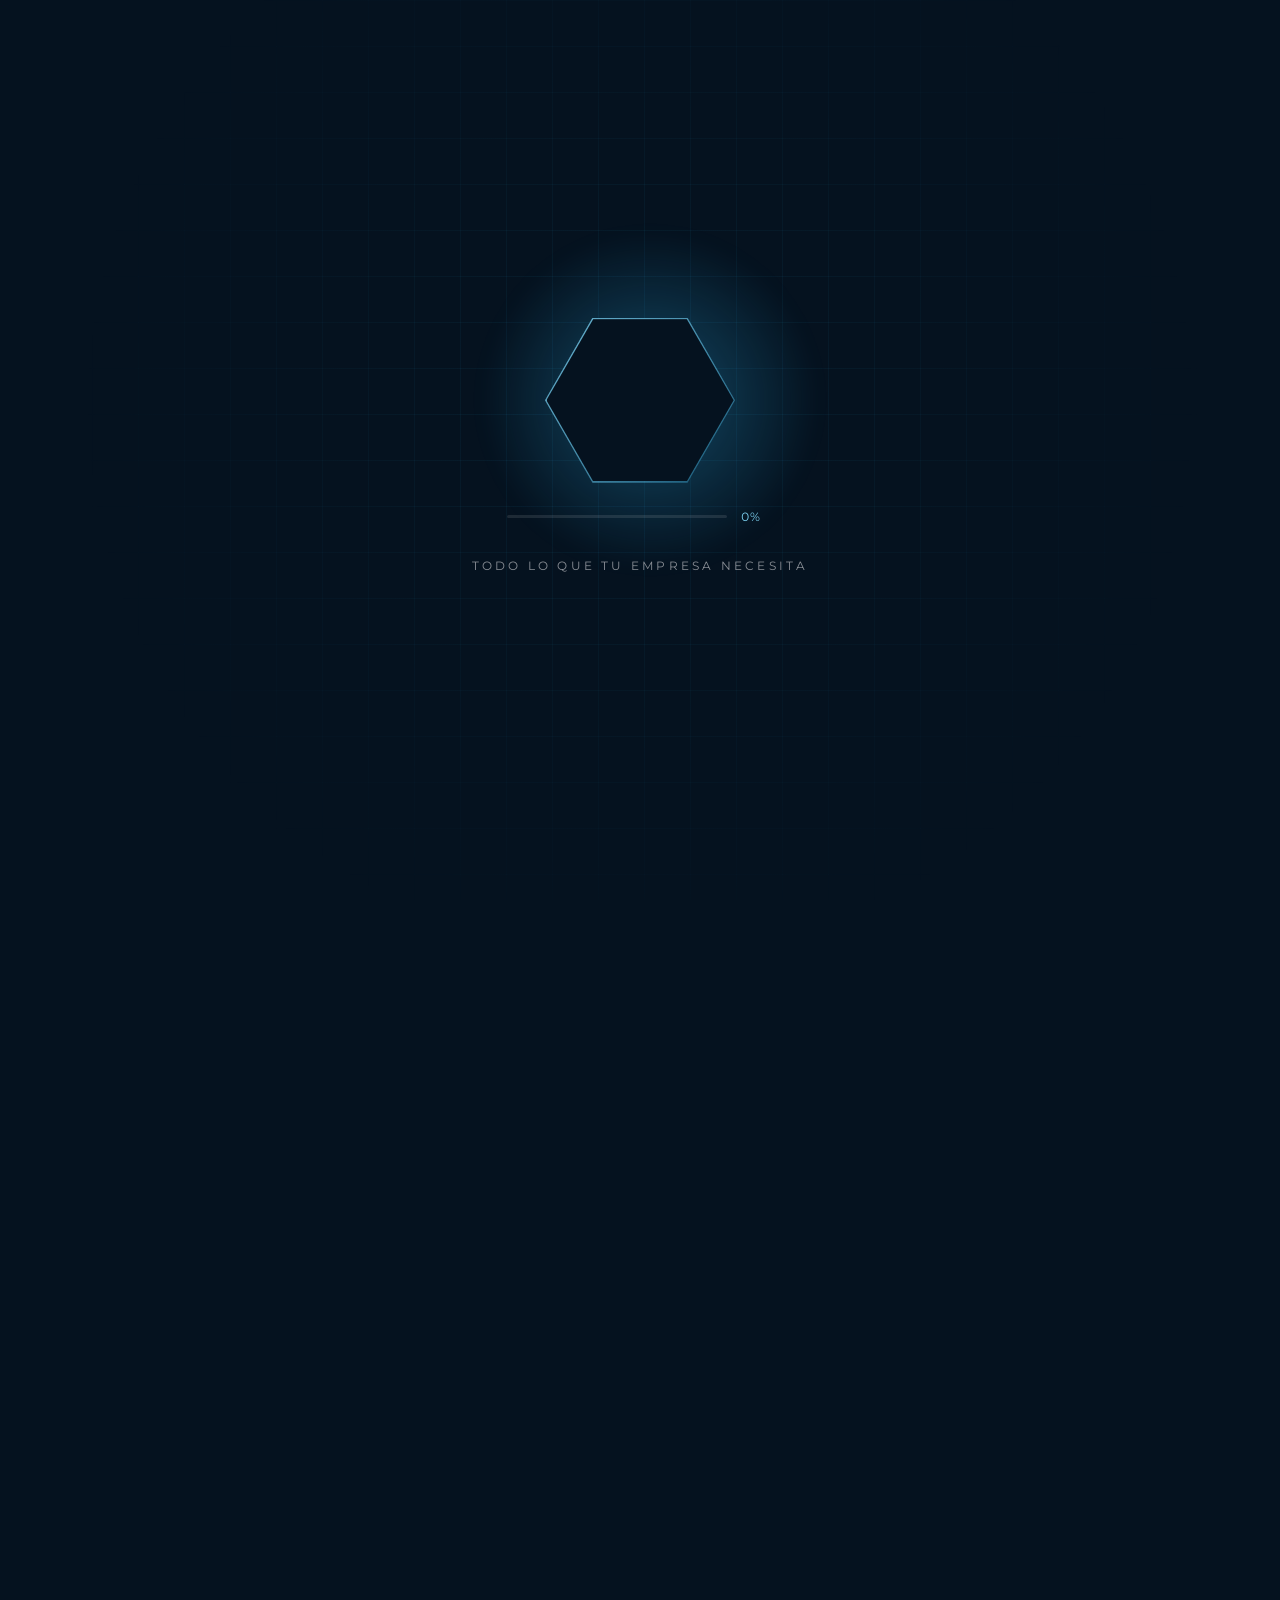
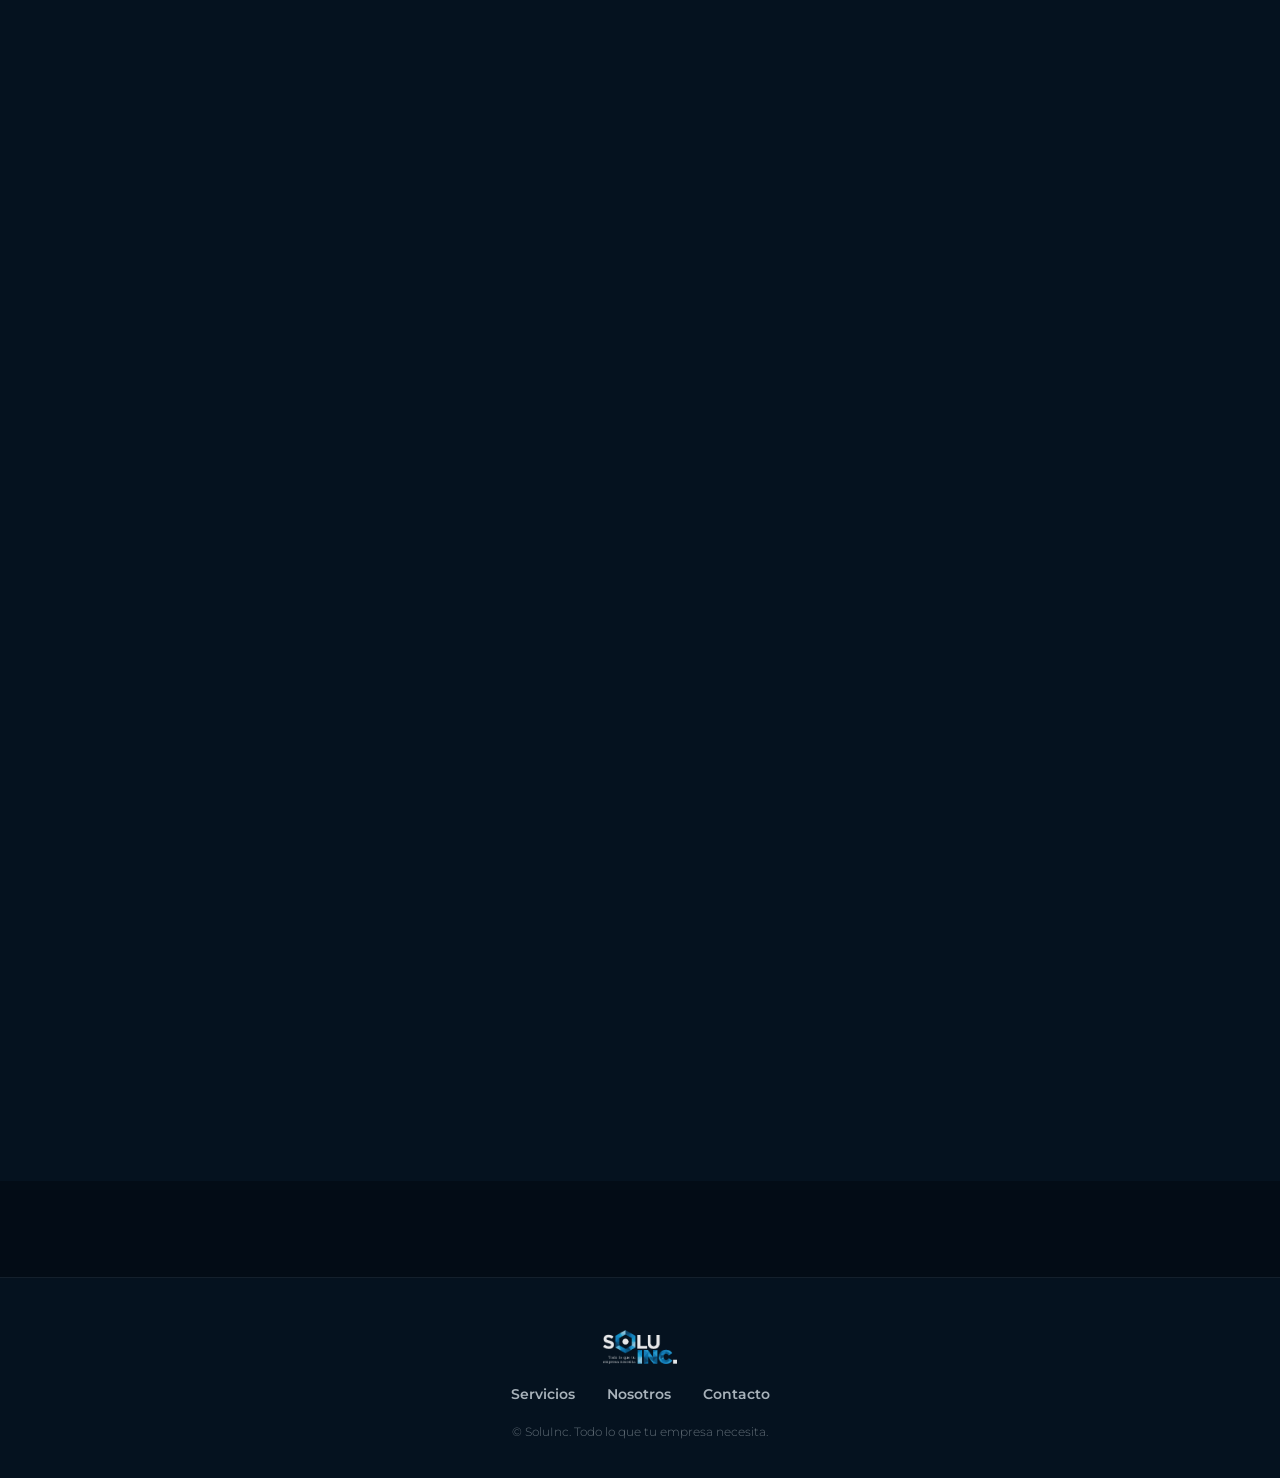
<file: index.html>
<!DOCTYPE html>
<html lang="es">
<head>
    <meta charset="UTF-8">
    <meta name="viewport" content="width=device-width, initial-scale=1.0">
    <title>SoluInc · Todo lo que tu empresa necesita</title>
    <meta name="description" content="SoluInc integra páginas web, comercio internacional y contabilidad &amp; área financiera en un solo aliado estratégico para tu empresa.">
    <link rel="preconnect" href="https://fonts.googleapis.com">
    <link rel="stylesheet" href="style.css">
    <noscript>
        <style>
            #preloader, .cursor-glow, .scroll-progress { display: none !important; }
            body { overflow: visible !important; height: auto !important; }
            [data-hero], [data-reveal] { opacity: 1 !important; transform: none !important; }
        </style>
    </noscript>
</head>
<body class="no-scroll">

    <!-- Sprite SVG: gradiente de marca reutilizado por todos los iconos -->
    <svg width="0" height="0" style="position:absolute" aria-hidden="true">
        <defs>
            <linearGradient id="brandGrad" x1="0%" y1="0%" x2="100%" y2="100%">
                <stop offset="0%" stop-color="#9FE3FB"/>
                <stop offset="45%" stop-color="#2BB4EC"/>
                <stop offset="100%" stop-color="#0E4A72"/>
            </linearGradient>
        </defs>
    </svg>

    <!-- ===================== PRELOADER ===================== -->
    <div id="preloader" class="preloader" role="status" aria-label="Cargando SoluInc">
        <div class="preloader-grid"></div>
        <div class="preloader-content">
            <div class="preloader-logo-wrap">
                <div class="preloader-glow"></div>
                <span class="preloader-ring"></span>
                <span class="preloader-ring preloader-ring--2"></span>
                <img src="logo blanco (1).png" alt="SoluInc" class="preloader-logo" id="preloaderLogo">
            </div>
            <div class="preloader-bar-wrap">
                <div class="preloader-bar"><div class="preloader-bar-fill" id="preloaderFill"></div></div>
                <span class="preloader-percent" id="preloaderPercent">0%</span>
            </div>
            <p class="preloader-caption">Todo lo que tu empresa necesita</p>
        </div>
    </div>

    <!-- Brillo ambiental que sigue al cursor -->
    <div class="cursor-glow" id="cursorGlow" aria-hidden="true"></div>

    <!-- Barra de progreso de scroll -->
    <div class="scroll-progress" id="scrollProgress" aria-hidden="true"></div>

    <!-- ===================== HEADER ===================== -->
    <header class="site-header" id="siteHeader">
        <div class="header-inner">
            <a href="#top" class="brand" aria-label="SoluInc — Inicio">
                <img src="logo blanco (1).png" alt="SoluInc" class="brand-mark">
            </a>

            <nav class="main-nav" id="mainNav">
                <a href="#servicios">Servicios</a>
                <a href="#nosotros">Nosotros</a>
                <a href="#contacto">Contacto</a>
                <a href="https://wa.me/573167578219" target="_blank" rel="noopener" class="btn-nav-cta">Hablemos</a>
            </nav>

            <button class="nav-toggle" id="navToggle" aria-label="Abrir menú" aria-expanded="false">
                <span></span><span></span><span></span>
            </button>
        </div>
    </header>

    <main id="top">
        <!-- ===================== HERO ===================== -->
        <section class="hero">
            <canvas id="particles" class="particles-canvas" aria-hidden="true"></canvas>
            <div class="hero-glow" aria-hidden="true"></div>
            <div class="hero-grid" aria-hidden="true"></div>

            <div class="hero-inner">
                <p class="hero-eyebrow" data-hero>SoluInc — Soluciones integrales</p>
                <h1 class="hero-title" data-hero>
                    Todo lo que tu empresa<br>
                    <span class="text-gradient">necesita.</span>
                </h1>
                <p class="hero-subtitle" data-hero>
                    Unimos <strong>desarrollo web</strong>, <strong>comercio internacional</strong> y
                    <strong>contabilidad&nbsp;&amp;&nbsp;área&nbsp;financiera</strong> en un solo aliado, para que tu
                    empresa crezca sin tener que coordinar mil proveedores distintos.
                </p>
                <div class="hero-actions" data-hero>
                    <a href="#servicios" class="btn btn-primary">
                        <span>Ver soluciones</span>
                        <svg width="18" height="18" viewBox="0 0 24 24" fill="none" stroke="currentColor" stroke-width="2.2" stroke-linecap="round" stroke-linejoin="round"><path d="M5 12h14M13 6l6 6-6 6"/></svg>
                    </a>
                    <a href="https://wa.me/573167578219" target="_blank" rel="noopener" class="btn btn-ghost">
                        Hablar con un asesor
                    </a>
                </div>
            </div>

            <div class="hero-scroll-cue" data-hero>
                <span class="mouse"><span class="wheel"></span></span>
                Desliza para explorar
            </div>
        </section>

        <!-- ===================== SERVICIOS ===================== -->
        <section class="services" id="servicios">
            <div class="section-head" data-reveal>
                <span class="section-tag">Lo que hacemos</span>
                <h2>Tres frentes. <span class="text-gradient">Un solo aliado.</span></h2>
                <p>Cada solución está diseñada para encajar con las demás — o para funcionar perfectamente sola.</p>
            </div>

            <div class="services-grid">
                <a href="paginas web/index.html" class="service-card" data-reveal data-tilt style="--i:0">
                    <div class="card-glow" aria-hidden="true"></div>
                    <div class="service-icon">
                        <svg viewBox="0 0 48 48" fill="none" stroke="url(#brandGrad)" stroke-width="2" stroke-linecap="round" stroke-linejoin="round">
                            <rect x="5" y="8" width="38" height="32" rx="5"/>
                            <path d="M5 17h38"/>
                            <circle cx="11" cy="12.5" r="1.4" fill="url(#brandGrad)" stroke="none"/>
                            <circle cx="16" cy="12.5" r="1.4" fill="url(#brandGrad)" stroke="none"/>
                            <path d="M17 27l-5 5 5 5M31 27l5 5-5 5M25.5 24l-3 16"/>
                        </svg>
                    </div>
                    <h3>Páginas Web</h3>
                    <p>Sitios y tiendas online rápidas, modernas y construidas para convertir visitantes en clientes.</p>
                    <span class="service-link">Explorar
                        <svg width="16" height="16" viewBox="0 0 24 24" fill="none" stroke="currentColor" stroke-width="2.2" stroke-linecap="round" stroke-linejoin="round"><path d="M5 12h14M13 6l6 6-6 6"/></svg>
                    </span>
                </a>

                <a href="comercio exterior/index.html" class="service-card" data-reveal data-tilt style="--i:1">
                    <div class="card-glow" aria-hidden="true"></div>
                    <div class="service-icon">
                        <svg viewBox="0 0 48 48" fill="none" stroke="url(#brandGrad)" stroke-width="2" stroke-linecap="round" stroke-linejoin="round">
                            <circle cx="24" cy="24" r="18"/>
                            <ellipse cx="24" cy="24" rx="7.5" ry="18"/>
                            <path d="M6 24h36M9 15h30M9 33h30"/>
                            <circle cx="24" cy="6" r="1.6" fill="url(#brandGrad)" stroke="none"/>
                            <circle cx="41" cy="18" r="1.6" fill="url(#brandGrad)" stroke="none"/>
                            <circle cx="10" cy="35" r="1.6" fill="url(#brandGrad)" stroke="none"/>
                        </svg>
                    </div>
                    <h3>Comercio Internacional</h3>
                    <p>Te acompañamos en importación, exportación y expansión hacia nuevos mercados.</p>
                    <span class="service-link">Explorar
                        <svg width="16" height="16" viewBox="0 0 24 24" fill="none" stroke="currentColor" stroke-width="2.2" stroke-linecap="round" stroke-linejoin="round"><path d="M5 12h14M13 6l6 6-6 6"/></svg>
                    </span>
                </a>

                <a href="contabilidad/index.html" class="service-card" data-reveal data-tilt style="--i:2">
                    <div class="card-glow" aria-hidden="true"></div>
                    <div class="service-icon">
                        <svg viewBox="0 0 48 48" fill="none" stroke="url(#brandGrad)" stroke-width="2" stroke-linecap="round" stroke-linejoin="round">
                            <rect x="11" y="6" width="26" height="36" rx="4"/>
                            <rect x="18" y="3" width="12" height="6" rx="2" fill="url(#brandGrad)" stroke="none"/>
                            <path d="M17 26l5 5 9-11" stroke-width="2.3"/>
                            <path d="M17 34h14"/>
                        </svg>
                    </div>
                    <h3>Contabilidad y Área Financiera</h3>
                    <p>Contabilidad, cumplimiento tributario y asesoría financiera para que tu empresa crezca con orden y respaldo.</p>
                    <span class="service-link">Explorar
                        <svg width="16" height="16" viewBox="0 0 24 24" fill="none" stroke="currentColor" stroke-width="2.2" stroke-linecap="round" stroke-linejoin="round"><path d="M5 12h14M13 6l6 6-6 6"/></svg>
                    </span>
                </a>
            </div>
        </section>

        <!-- ===================== NOSOTROS / VALORES ===================== -->
        <section class="values" id="nosotros">
            <div class="section-head" data-reveal>
                <span class="section-tag">Por qué SoluInc</span>
                <h2>Todo lo que tu empresa necesita, <span class="text-gradient">en un solo lugar.</span></h2>
            </div>

            <div class="values-grid">
                <div class="value-card" data-reveal style="--i:0">
                    <svg class="value-icon" viewBox="0 0 32 32" fill="none" stroke="url(#brandGrad)" stroke-width="1.8" stroke-linecap="round" stroke-linejoin="round">
                        <path d="M11 5h6a2 2 0 0 1 2 2v4h4a2 2 0 0 1 2 2v6a2 2 0 0 1-2 2h-4v4a2 2 0 0 1-2 2h-6a2 2 0 0 1-2-2v-4H5a2 2 0 0 1-2-2v-6a2 2 0 0 1 2-2h4V7a2 2 0 0 1 2-2z"/>
                    </svg>
                    <h3>Todo en un solo lugar</h3>
                    <p>Integramos web, comercio y contabilidad para que no tengas que coordinar proveedores distintos.</p>
                </div>

                <div class="value-card" data-reveal style="--i:1">
                    <svg class="value-icon" viewBox="0 0 32 32" fill="none" stroke="url(#brandGrad)" stroke-width="1.8" stroke-linecap="round" stroke-linejoin="round">
                        <path d="M6 22V10M6 10a3 3 0 1 0 0-6 3 3 0 0 0 0 6zM16 26V17M16 17a3 3 0 1 0 0-6 3 3 0 0 0 0 6zM26 22V8M26 8a3 3 0 1 0 0-6 3 3 0 0 0 0 6z"/>
                    </svg>
                    <h3>Hecho a tu medida</h3>
                    <p>Cada solución se adapta al tamaño y al momento de tu empresa, no al revés.</p>
                </div>

                <div class="value-card" data-reveal style="--i:2">
                    <svg class="value-icon" viewBox="0 0 32 32" fill="none" stroke="url(#brandGrad)" stroke-width="1.8" stroke-linecap="round" stroke-linejoin="round">
                        <path d="M4 24V9a2 2 0 0 1 2-2h11a2 2 0 0 1 2 2v9a2 2 0 0 1-2 2H12l-5 5v-5H6a2 2 0 0 1-2-2z"/>
                        <path d="M23 10h3a2 2 0 0 1 2 2v9a2 2 0 0 1-2 2h-1v4l-4-4h-5"/>
                    </svg>
                    <h3>Acompañamiento cercano</h3>
                    <p>Hablas directo con quienes ejecutan tu proyecto, sin intermediarios ni letra pequeña.</p>
                </div>

                <div class="value-card" data-reveal style="--i:3">
                    <svg class="value-icon" viewBox="0 0 32 32" fill="none" stroke="url(#brandGrad)" stroke-width="1.8" stroke-linecap="round" stroke-linejoin="round">
                        <circle cx="16" cy="16" r="12"/>
                        <path d="M16 4c3 3.5 4.5 7.6 4.5 12s-1.5 8.5-4.5 12c-3-3.5-4.5-7.6-4.5-12S13 7.5 16 4zM4.5 16h23"/>
                    </svg>
                    <h3>Visión internacional</h3>
                    <p>Pensamos tu operación con estándares y oportunidades más allá de tu mercado local.</p>
                </div>
            </div>
        </section>

        <!-- ===================== CTA ===================== -->
        <section class="cta-band" id="contacto" data-reveal>
            <div class="cta-inner">
                <h2>¿Listo para llevar tu empresa al siguiente nivel?</h2>
                <p>Cuéntanos qué necesita tu negocio y te ayudamos a encontrar la solución adecuada.</p>
                <a href="https://wa.me/573167578219" target="_blank" rel="noopener" class="btn btn-primary btn-lg">
                    <span>Escríbenos por WhatsApp</span>
                    <svg width="18" height="18" viewBox="0 0 24 24" fill="none" stroke="currentColor" stroke-width="2.2" stroke-linecap="round" stroke-linejoin="round"><path d="M5 12h14M13 6l6 6-6 6"/></svg>
                </a>
            </div>
        </section>
    </main>

    <!-- ===================== FOOTER ===================== -->
    <footer class="site-footer">
        <img src="logo blanco (1).png" alt="SoluInc" class="footer-logo">
        <nav class="footer-nav">
            <a href="#servicios">Servicios</a>
            <a href="#nosotros">Nosotros</a>
            <a href="#contacto">Contacto</a>
        </nav>
        <p class="footer-copy">&copy; <span id="year"></span> SoluInc. Todo lo que tu empresa necesita.</p>
    </footer>

    <script src="main.js"></script>
</body>
</html>
</file>
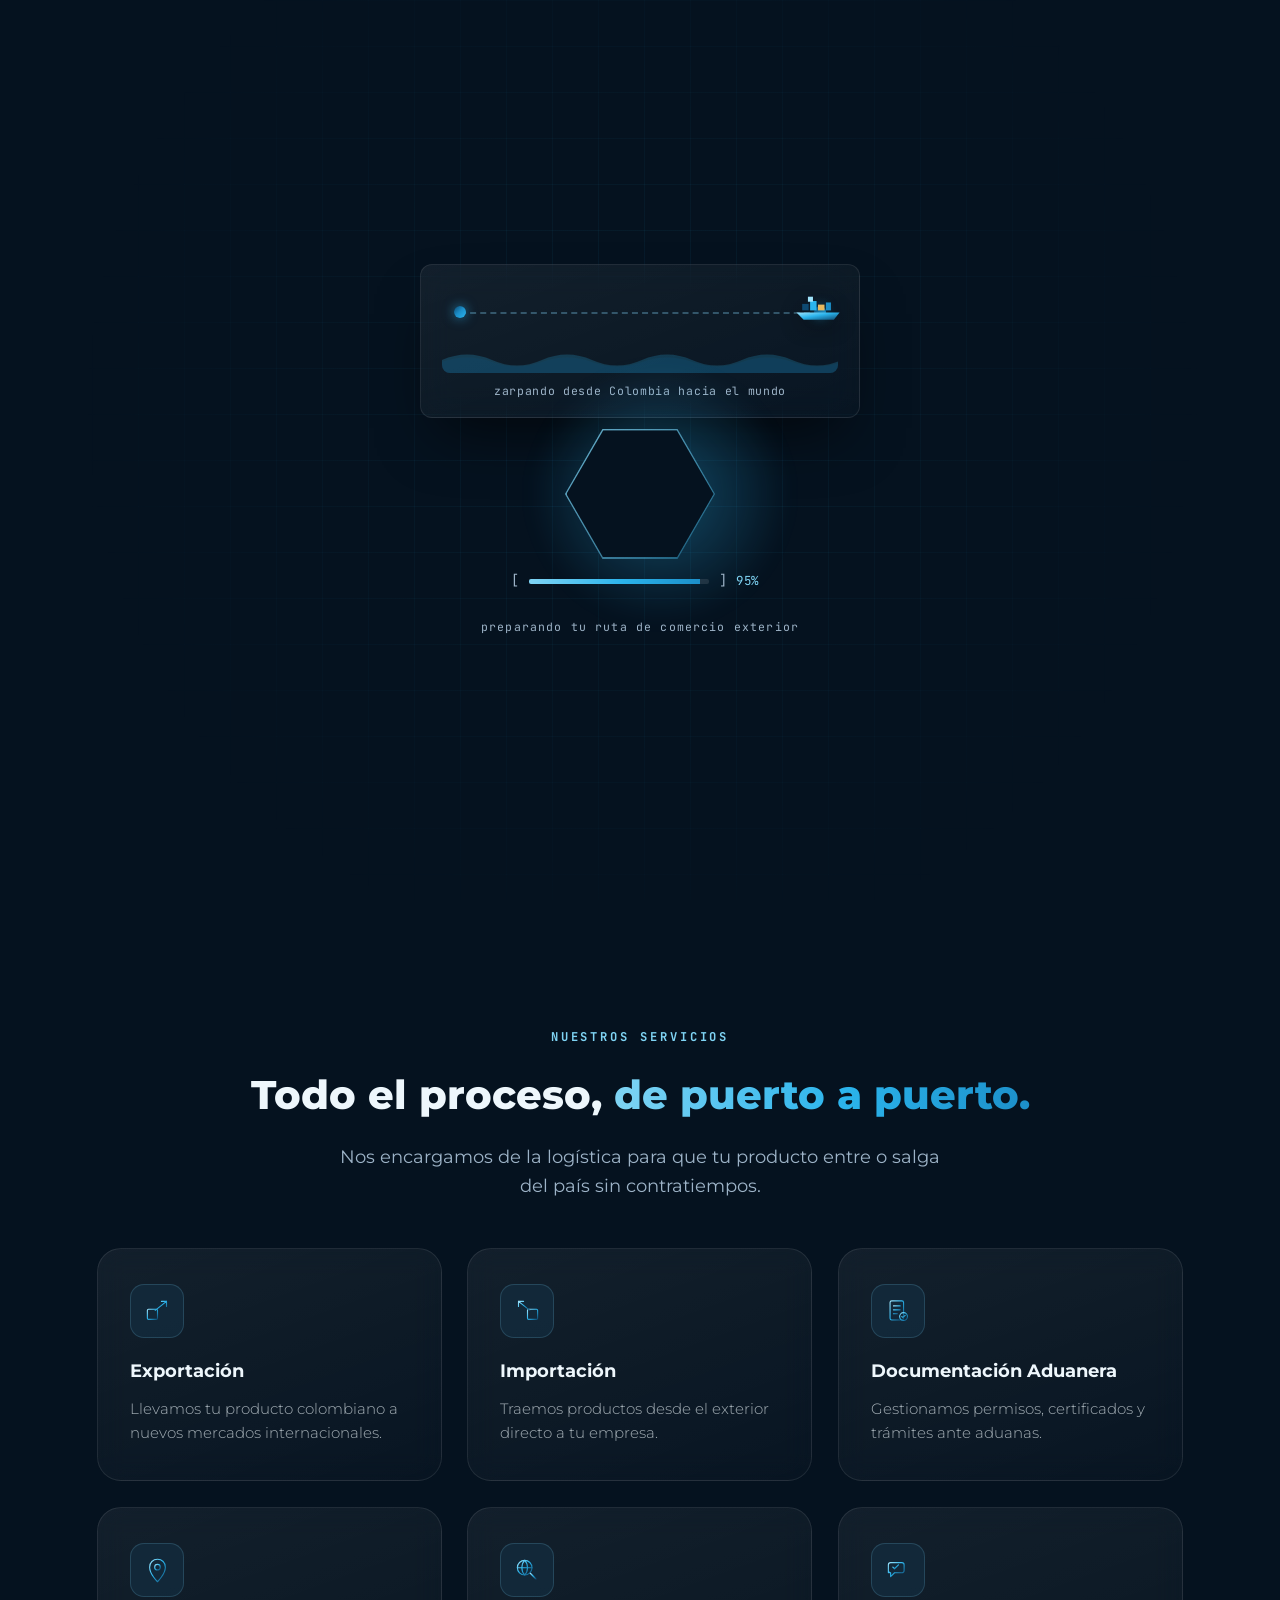
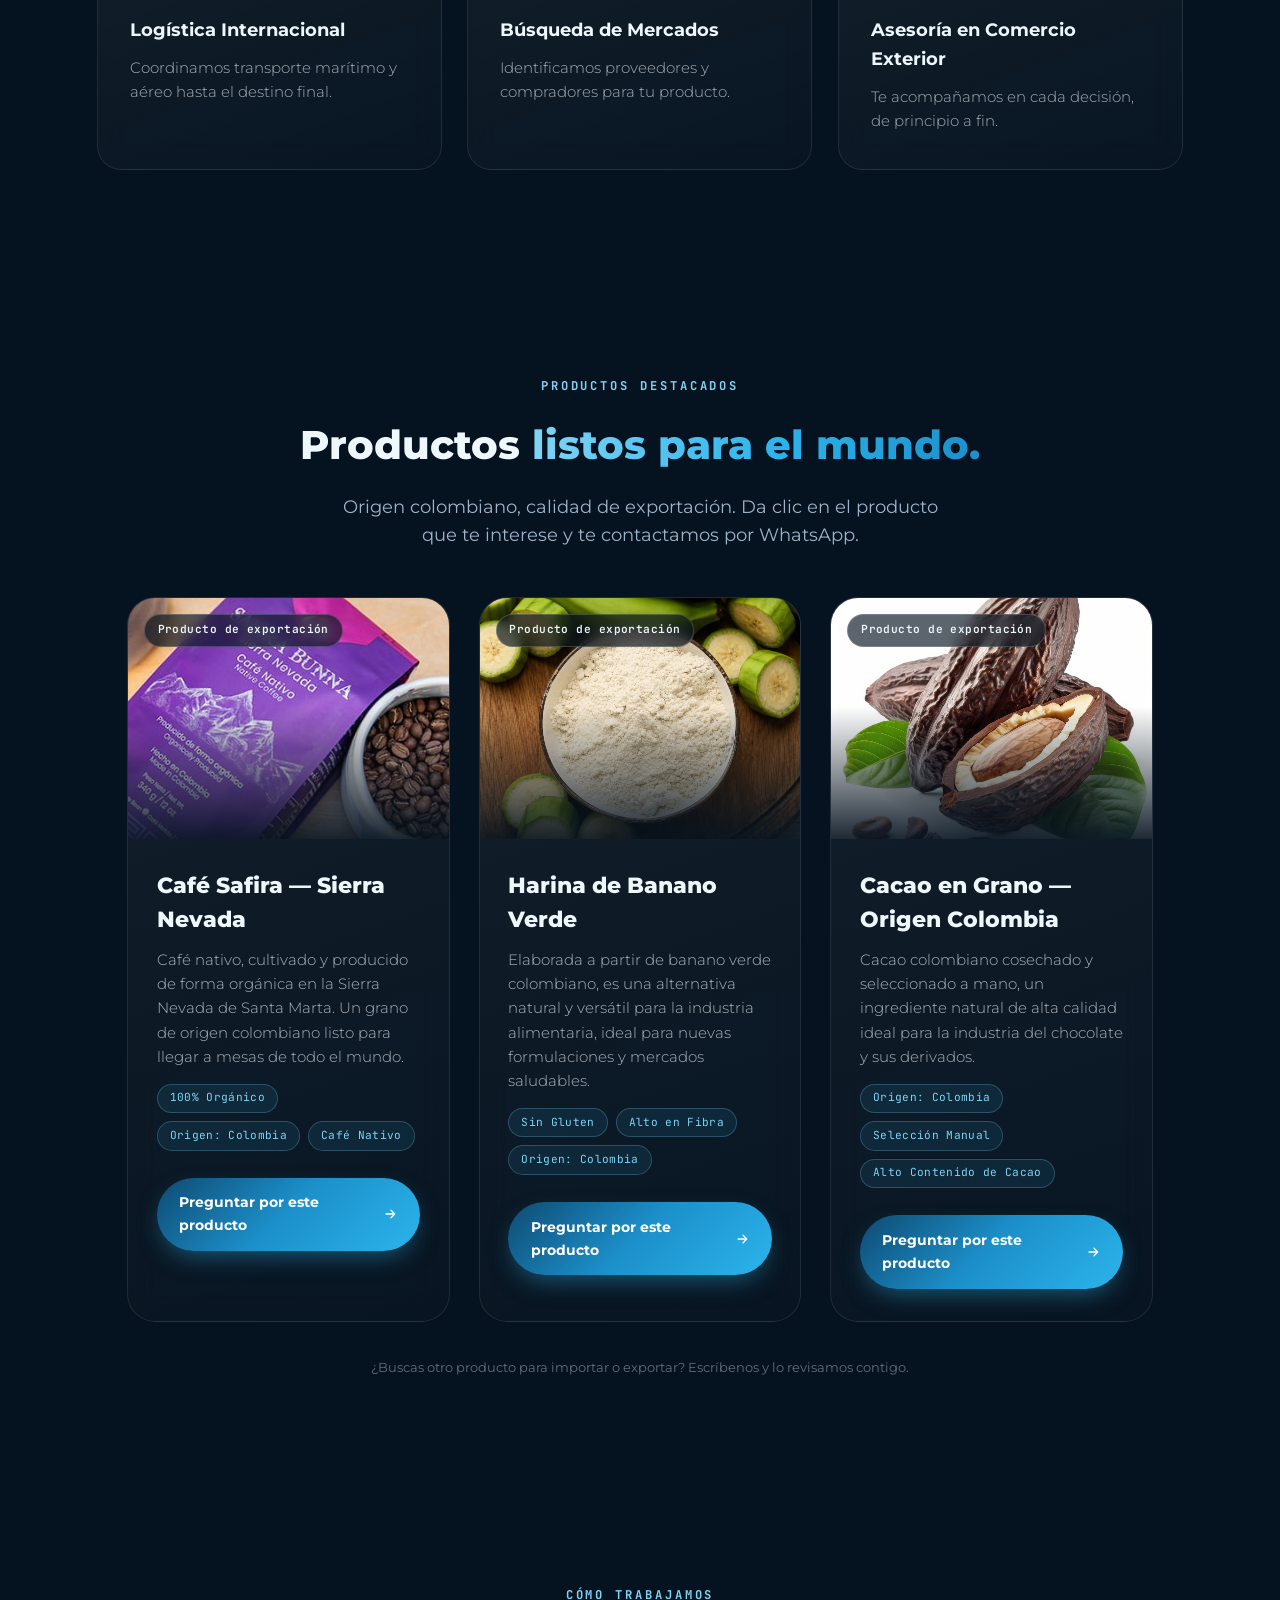
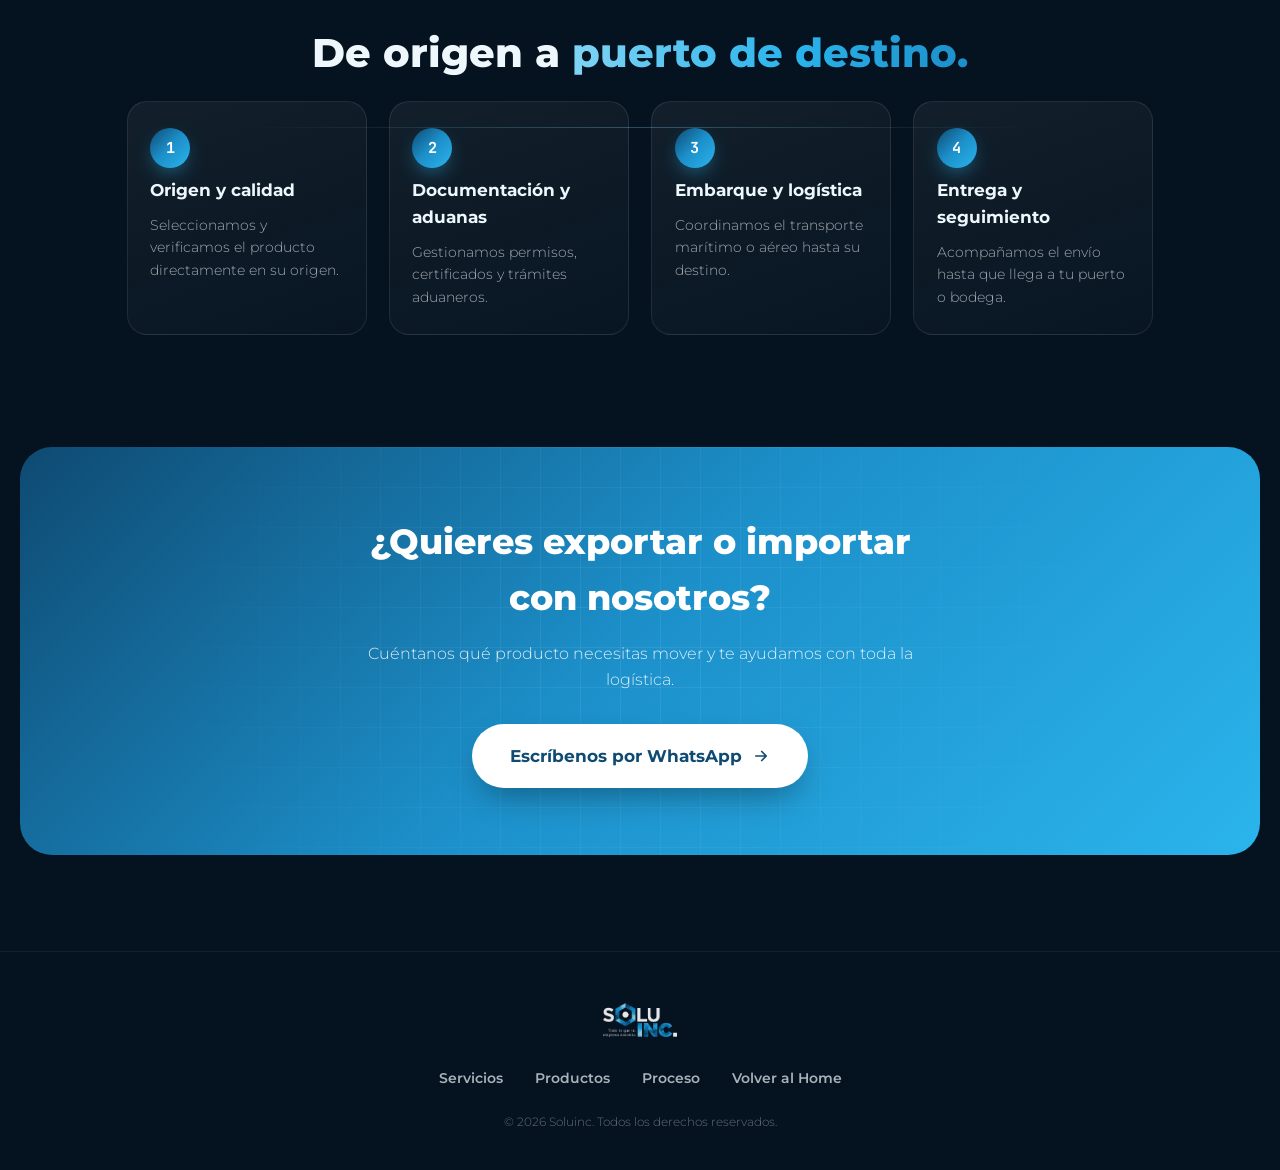
<file: comercio exterior/index.html>
<!DOCTYPE html>
<html lang="es">
<head>
    <meta charset="UTF-8">
    <meta name="viewport" content="width=device-width, initial-scale=1.0">
    <title>Comercio Exterior - Soluinc</title>
    <meta name="description" content="Exportación e importación de productos colombianos. Conoce el Café Safira, la Harina de Banano Verde y el Cacao en Grano, listos para el mundo.">
    <link href="https://fonts.googleapis.com/css2?family=Montserrat:wght@300;400;600;700;800&display=swap" rel="stylesheet">

    <!-- Estilos Modulares -->
    <link rel="stylesheet" href="global.css">
    <link rel="stylesheet" href="preloader.css">
    <link rel="stylesheet" href="header.css">
    <link rel="stylesheet" href="services.css">
    <link rel="stylesheet" href="products.css">
    <link rel="stylesheet" href="process.css">
    <link rel="stylesheet" href="footer.css">
    <noscript>
        <style>
            #preloader, .cursor-glow, .scroll-progress { display: none !important; }
            body { overflow: visible !important; height: auto !important; }
            [data-reveal] { opacity: 1 !important; transform: none !important; }
        </style>
    </noscript>
</head>
<body class="no-scroll">

    <!-- Sprite SVG: gradiente de marca reutilizado por todos los iconos -->
    <svg width="0" height="0" style="position:absolute" aria-hidden="true">
        <defs>
            <linearGradient id="brandGrad" x1="0%" y1="0%" x2="100%" y2="100%">
                <stop offset="0%" stop-color="#9FE3FB"/>
                <stop offset="45%" stop-color="#2BB4EC"/>
                <stop offset="100%" stop-color="#0E4A72"/>
            </linearGradient>
        </defs>
    </svg>

    <!-- ===================== PRELOADER ===================== -->
    <div id="preloader" class="preloader" role="status" aria-label="Cargando SoluInc">
        <div class="preloader-grid"></div>
        <div class="preloader-content">
            <div class="route-window">
                <div class="route-map">
                    <div class="route-line"></div>
                    <span class="port port-origin"></span>
                    <span class="port port-dest"></span>
                    <div class="ship-wrap" id="shipWrap">
                        <div class="ship-bob">
                            <svg class="ship-icon" viewBox="0 0 64 36" fill="none">
                                <path d="M2 24h60l-8 10H12L2 24z" fill="url(#brandGrad)"/>
                                <rect x="10" y="12" width="9" height="9" fill="#0E4A72"/>
                                <rect x="21" y="8" width="9" height="13" fill="#2BB4EC"/>
                                <rect x="32" y="13" width="9" height="8" fill="#E8B95F"/>
                                <rect x="43" y="10" width="7" height="11" fill="#1C8FC9"/>
                                <rect x="18" y="2" width="7" height="7" fill="#9FE3FB"/>
                            </svg>
                        </div>
                    </div>
                </div>
                <div class="waves" aria-hidden="true"></div>
                <p class="route-caption">zarpando desde Colombia hacia el mundo</p>
            </div>

            <div class="preloader-logo-wrap">
                <div class="preloader-glow"></div>
                <span class="preloader-ring"></span>
                <span class="preloader-ring preloader-ring--2"></span>
                <img src="../logo blanco (1).png" alt="SoluInc" class="preloader-logo" id="preloaderLogo">
            </div>

            <div class="preloader-bar-wrap">
                <span class="preloader-bracket">[</span>
                <div class="preloader-bar"><div class="preloader-bar-fill" id="preloaderFill"></div></div>
                <span class="preloader-bracket">]</span>
                <span class="preloader-percent" id="preloaderPercent">0%</span>
            </div>
            <p class="preloader-caption">preparando tu ruta de comercio exterior</p>
        </div>
    </div>

    <!-- Brillo ambiental que sigue al cursor -->
    <div class="cursor-glow" id="cursorGlow" aria-hidden="true"></div>

    <!-- Barra de progreso de scroll -->
    <div class="scroll-progress" id="scrollProgress" aria-hidden="true"></div>

    <!-- HEADER & HERO -->
    <header class="header">
        <div class="nav-container" id="main-nav">
            <div class="logo">
                <a href="../index.html">
                    <img src="../logo blanco (1).png" alt="Soluinc Logo">
                </a>
            </div>
            <nav class="nav-menu" id="navMenu">
                <a href="#servicios">Servicios</a>
                <a href="#productos">Productos</a>
                <a href="#proceso">Proceso</a>
                <a href="#contacto" class="btn-cta">Hablemos</a>
            </nav>
            <button class="nav-toggle" id="navToggle" aria-label="Abrir menú" aria-expanded="false">
                <span></span><span></span><span></span>
            </button>
        </div>

        <section class="hero">
            <canvas id="particles" class="particles-canvas" aria-hidden="true"></canvas>
            <div class="hero-glow" aria-hidden="true"></div>

            <div class="hero-inner">
                <span class="hero-eyebrow">⇄ Importación &amp; Exportación</span>
                <h1>Conectamos tu empresa con <span class="text-gradient">el mundo.</span></h1>
                <p>Te acompañamos en todo el proceso de <strong>importar</strong> y <strong>exportar</strong>: desde el producto de origen hasta que llega a puerto. Conoce algunos productos colombianos que ya están listos para viajar.</p>
                <div class="hero-actions">
                    <a href="#productos" class="btn btn-primary">
                        <span>Ver productos</span>
                        <svg width="18" height="18" viewBox="0 0 24 24" fill="none" stroke="currentColor" stroke-width="2.2" stroke-linecap="round" stroke-linejoin="round"><path d="M5 12h14M13 6l6 6-6 6"/></svg>
                    </a>
                    <a href="https://wa.me/573167578219?text=Hola%20SoluInc%2C%20me%20gustar%C3%ADa%20informaci%C3%B3n%20sobre%20comercio%20exterior." target="_blank" rel="noopener" class="btn btn-ghost">
                        Hablar con un asesor
                    </a>
                </div>
            </div>

            <div class="hero-scroll-cue">
                <span class="mouse"><span class="wheel"></span></span>
                Desliza para explorar
            </div>
        </section>
    </header>

    <main>
        <!-- ===================== SERVICIOS ===================== -->
        <section class="services" id="servicios">
            <div class="section-head" data-reveal>
                <span class="section-tag">Nuestros servicios</span>
                <h2 class="section-title">Todo el proceso, <span class="text-gradient">de puerto a puerto.</span></h2>
                <p class="section-subtitle">Nos encargamos de la logística para que tu producto entre o salga del país sin contratiempos.</p>
            </div>

            <div class="services-grid">
                <div class="service-card" data-reveal data-tilt style="--i:0">
                    <div class="card-glow" aria-hidden="true"></div>
                    <div class="service-icon">
                        <svg viewBox="0 0 48 48" fill="none" stroke="url(#brandGrad)" stroke-width="2" stroke-linecap="round" stroke-linejoin="round">
                            <rect x="6" y="20" width="18" height="18" rx="2"/>
                            <path d="M20 22L40 6M40 6h-9M40 6v9"/>
                        </svg>
                    </div>
                    <h3>Exportación</h3>
                    <p>Llevamos tu producto colombiano a nuevos mercados internacionales.</p>
                </div>

                <div class="service-card" data-reveal data-tilt style="--i:1">
                    <div class="card-glow" aria-hidden="true"></div>
                    <div class="service-icon">
                        <svg viewBox="0 0 48 48" fill="none" stroke="url(#brandGrad)" stroke-width="2" stroke-linecap="round" stroke-linejoin="round">
                            <rect x="24" y="20" width="18" height="18" rx="2"/>
                            <path d="M28 22L8 6M8 6h9M8 6v9"/>
                        </svg>
                    </div>
                    <h3>Importación</h3>
                    <p>Traemos productos desde el exterior directo a tu empresa.</p>
                </div>

                <div class="service-card" data-reveal data-tilt style="--i:2">
                    <div class="card-glow" aria-hidden="true"></div>
                    <div class="service-icon">
                        <svg viewBox="0 0 48 48" fill="none" stroke="url(#brandGrad)" stroke-width="2" stroke-linecap="round" stroke-linejoin="round">
                            <rect x="9" y="5" width="24" height="34" rx="3"/>
                            <path d="M15 14h12M15 21h12M15 28h7"/>
                            <circle cx="33" cy="33" r="7"/>
                            <path d="M30 33l2 2 4-4"/>
                        </svg>
                    </div>
                    <h3>Documentación Aduanera</h3>
                    <p>Gestionamos permisos, certificados y trámites ante aduanas.</p>
                </div>

                <div class="service-card" data-reveal data-tilt style="--i:0">
                    <div class="card-glow" aria-hidden="true"></div>
                    <div class="service-icon">
                        <svg viewBox="0 0 48 48" fill="none" stroke="url(#brandGrad)" stroke-width="2" stroke-linecap="round" stroke-linejoin="round">
                            <path d="M24 4C16 4 10 10 10 18c0 12 14 26 14 26s14-14 14-26C38 10 32 4 24 4z"/>
                            <circle cx="24" cy="18" r="5"/>
                        </svg>
                    </div>
                    <h3>Logística Internacional</h3>
                    <p>Coordinamos transporte marítimo y aéreo hasta el destino final.</p>
                </div>

                <div class="service-card" data-reveal data-tilt style="--i:1">
                    <div class="card-glow" aria-hidden="true"></div>
                    <div class="service-icon">
                        <svg viewBox="0 0 48 48" fill="none" stroke="url(#brandGrad)" stroke-width="2" stroke-linecap="round" stroke-linejoin="round">
                            <circle cx="19" cy="19" r="13"/>
                            <path d="M19 6c3.5 3.5 5 8 5 13s-1.5 9.5-5 13M19 6c-3.5 3.5-5 8-5 13s1.5 9.5 5 13M6 19h26"/>
                            <path d="M29 29l10 10" stroke-width="2.3"/>
                        </svg>
                    </div>
                    <h3>Búsqueda de Mercados</h3>
                    <p>Identificamos proveedores y compradores para tu producto.</p>
                </div>

                <div class="service-card" data-reveal data-tilt style="--i:2">
                    <div class="card-glow" aria-hidden="true"></div>
                    <div class="service-icon">
                        <svg viewBox="0 0 48 48" fill="none" stroke="url(#brandGrad)" stroke-width="2" stroke-linecap="round" stroke-linejoin="round">
                            <path d="M6 28V14a4 4 0 0 1 4-4h20a4 4 0 0 1 4 4v10a4 4 0 0 1-4 4H17l-7 7v-7H10a4 4 0 0 1-4-4z"/>
                            <path d="M14 18l3 3 7-7" stroke-width="2.2"/>
                        </svg>
                    </div>
                    <h3>Asesoría en Comercio Exterior</h3>
                    <p>Te acompañamos en cada decisión, de principio a fin.</p>
                </div>
            </div>
        </section>

        <!-- ===================== PRODUCTOS ===================== -->
        <section class="products" id="productos">
            <div class="section-head" data-reveal>
                <span class="section-tag">Productos destacados</span>
                <h2 class="section-title">Productos <span class="text-gradient">listos para el mundo.</span></h2>
                <p class="section-subtitle">Origen colombiano, calidad de exportación. Da clic en el producto que te interese y te contactamos por WhatsApp.</p>
            </div>

            <div class="products-grid">
                <a href="https://wa.me/573167578219?text=Hola%20SoluInc%2C%20quiero%20m%C3%A1s%20informaci%C3%B3n%20sobre%20el%20Caf%C3%A9%20Safira." target="_blank" rel="noopener" class="product-card" data-reveal data-tilt style="--i:0">
                    <div class="product-photo">
                        <span class="product-flag">Producto de exportación</span>
                        <img src="WhatsApp Image 2026-08-11 at 1.08.42 AM.jpeg" alt="Café Safira, café nativo de la Sierra Nevada">
                    </div>
                    <div class="product-body">
                        <h3>Café Safira — Sierra Nevada</h3>
                        <p>Café nativo, cultivado y producido de forma orgánica en la Sierra Nevada de Santa Marta. Un grano de origen colombiano listo para llegar a mesas de todo el mundo.</p>
                        <div class="product-tags">
                            <span class="product-tag">100% Orgánico</span>
                            <span class="product-tag">Origen: Colombia</span>
                            <span class="product-tag">Café Nativo</span>
                        </div>
                        <span class="product-contact">
                            Preguntar por este producto
                            <svg width="16" height="16" viewBox="0 0 24 24" fill="none" stroke="currentColor" stroke-width="2.2" stroke-linecap="round" stroke-linejoin="round"><path d="M5 12h14M13 6l6 6-6 6"/></svg>
                        </span>
                    </div>
                </a>

                <a href="https://wa.me/573167578219?text=Hola%20SoluInc%2C%20quiero%20m%C3%A1s%20informaci%C3%B3n%20sobre%20la%20Harina%20de%20Banano%20Verde." target="_blank" rel="noopener" class="product-card" data-reveal data-tilt style="--i:1">
                    <div class="product-photo">
                        <span class="product-flag">Producto de exportación</span>
                        <img src="WhatsApp Image 2026-08-11 at 1.12.25 AM.jpeg" alt="Harina de banano verde colombiana">
                    </div>
                    <div class="product-body">
                        <h3>Harina de Banano Verde</h3>
                        <p>Elaborada a partir de banano verde colombiano, es una alternativa natural y versátil para la industria alimentaria, ideal para nuevas formulaciones y mercados saludables.</p>
                        <div class="product-tags">
                            <span class="product-tag">Sin Gluten</span>
                            <span class="product-tag">Alto en Fibra</span>
                            <span class="product-tag">Origen: Colombia</span>
                        </div>
                        <span class="product-contact">
                            Preguntar por este producto
                            <svg width="16" height="16" viewBox="0 0 24 24" fill="none" stroke="currentColor" stroke-width="2.2" stroke-linecap="round" stroke-linejoin="round"><path d="M5 12h14M13 6l6 6-6 6"/></svg>
                        </span>
                    </div>
                </a>

                <a href="https://wa.me/573167578219?text=Hola%20SoluInc%2C%20quiero%20m%C3%A1s%20informaci%C3%B3n%20sobre%20el%20Cacao%20Colombiano." target="_blank" rel="noopener" class="product-card" data-reveal data-tilt style="--i:2">
                    <div class="product-photo">
                        <span class="product-flag">Producto de exportación</span>
                        <img src="cacao.jpg" alt="Cacao en grano de origen colombiano">
                    </div>
                    <div class="product-body">
                        <h3>Cacao en Grano — Origen Colombia</h3>
                        <p>Cacao colombiano cosechado y seleccionado a mano, un ingrediente natural de alta calidad ideal para la industria del chocolate y sus derivados.</p>
                        <div class="product-tags">
                            <span class="product-tag">Origen: Colombia</span>
                            <span class="product-tag">Selección Manual</span>
                            <span class="product-tag">Alto Contenido de Cacao</span>
                        </div>
                        <span class="product-contact">
                            Preguntar por este producto
                            <svg width="16" height="16" viewBox="0 0 24 24" fill="none" stroke="currentColor" stroke-width="2.2" stroke-linecap="round" stroke-linejoin="round"><path d="M5 12h14M13 6l6 6-6 6"/></svg>
                        </span>
                    </div>
                </a>
            </div>
            <p class="products-note">¿Buscas otro producto para importar o exportar? Escríbenos y lo revisamos contigo.</p>
        </section>

        <!-- ===================== PROCESO ===================== -->
        <section class="process" id="proceso">
            <div class="section-head" data-reveal>
                <span class="section-tag">Cómo trabajamos</span>
                <h2 class="section-title">De origen a <span class="text-gradient">puerto de destino.</span></h2>
            </div>

            <div class="process-grid">
                <div class="process-step" data-reveal style="--i:0">
                    <span class="process-number">1</span>
                    <h3>Origen y calidad</h3>
                    <p>Seleccionamos y verificamos el producto directamente en su origen.</p>
                </div>
                <div class="process-step" data-reveal style="--i:1">
                    <span class="process-number">2</span>
                    <h3>Documentación y aduanas</h3>
                    <p>Gestionamos permisos, certificados y trámites aduaneros.</p>
                </div>
                <div class="process-step" data-reveal style="--i:2">
                    <span class="process-number">3</span>
                    <h3>Embarque y logística</h3>
                    <p>Coordinamos el transporte marítimo o aéreo hasta su destino.</p>
                </div>
                <div class="process-step" data-reveal style="--i:3">
                    <span class="process-number">4</span>
                    <h3>Entrega y seguimiento</h3>
                    <p>Acompañamos el envío hasta que llega a tu puerto o bodega.</p>
                </div>
            </div>
        </section>

        <!-- ===================== CTA ===================== -->
        <section class="cta-band" id="contacto" data-reveal>
            <div class="cta-inner">
                <h2>¿Quieres exportar o importar con nosotros?</h2>
                <p>Cuéntanos qué producto necesitas mover y te ayudamos con toda la logística.</p>
                <a href="https://wa.me/573167578219?text=Hola%20SoluInc%2C%20quiero%20exportar%20o%20importar%20un%20producto." target="_blank" rel="noopener" class="btn btn-primary btn-lg">
                    <span>Escríbenos por WhatsApp</span>
                    <svg width="18" height="18" viewBox="0 0 24 24" fill="none" stroke="currentColor" stroke-width="2.2" stroke-linecap="round" stroke-linejoin="round"><path d="M5 12h14M13 6l6 6-6 6"/></svg>
                </a>
            </div>
        </section>
    </main>

    <!-- FOOTER -->
    <footer class="main-footer">
        <img src="../logo blanco (1).png" alt="SoluInc" class="footer-logo">
        <div class="footer-links">
            <a href="#servicios">Servicios</a>
            <a href="#productos">Productos</a>
            <a href="#proceso">Proceso</a>
            <a href="../index.html">Volver al Home</a>
        </div>
        <div class="footer-content">
            <p>&copy; <span id="year"></span> Soluinc. Todos los derechos reservados.</p>
        </div>
    </footer>

    <script src="interactions.js"></script>
</body>
</html>
</file>
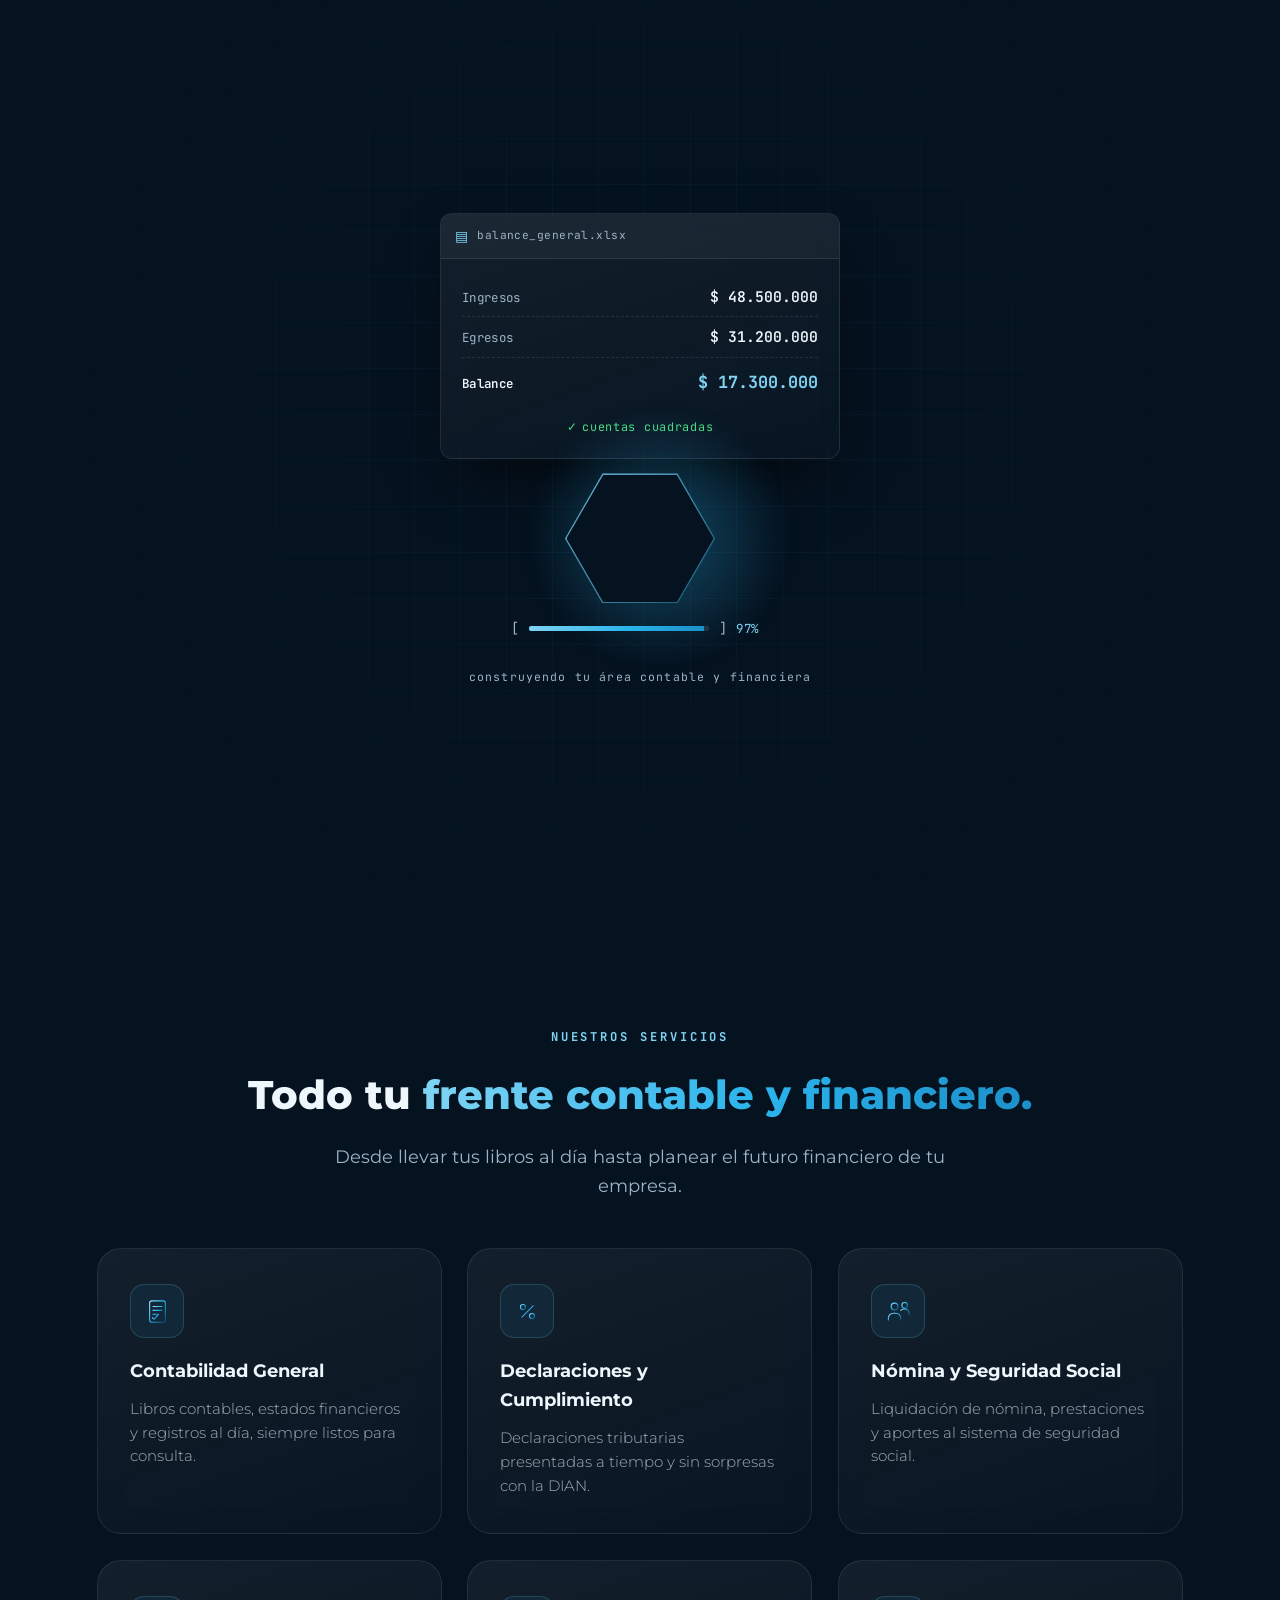
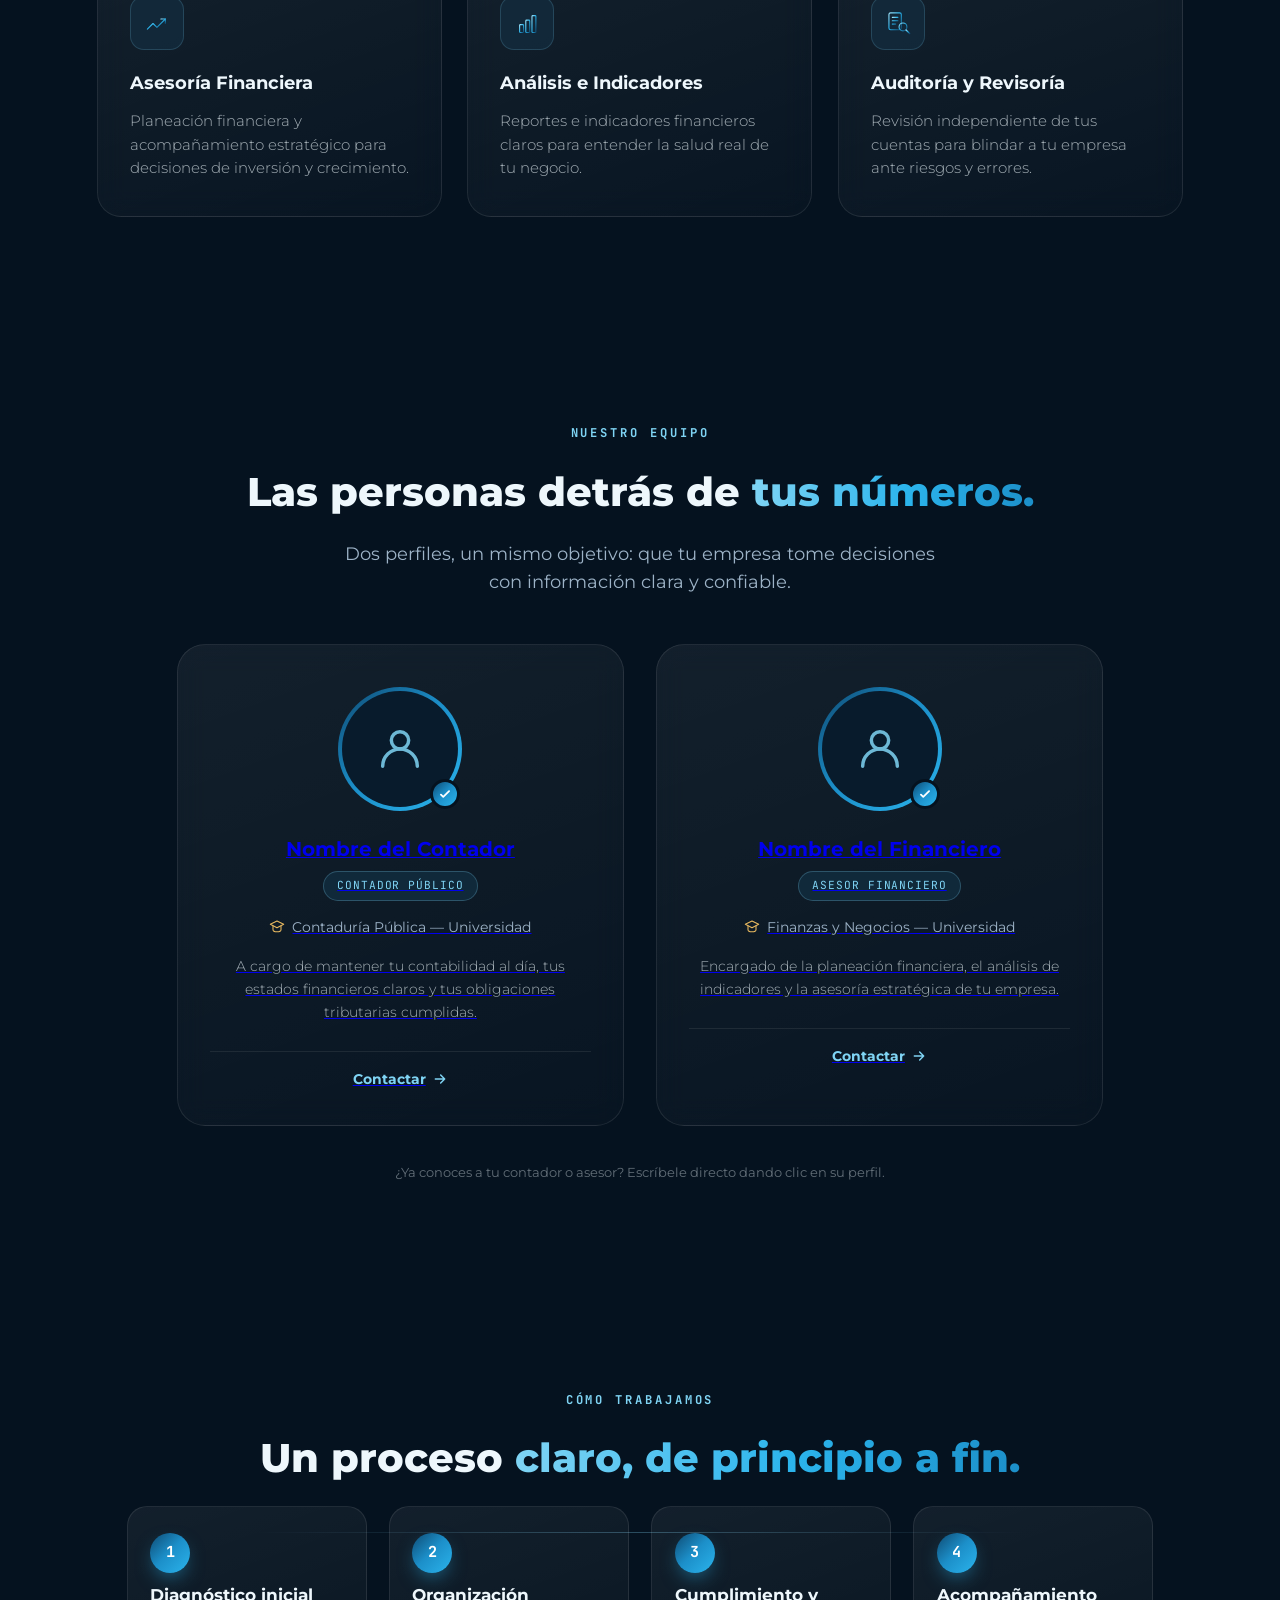
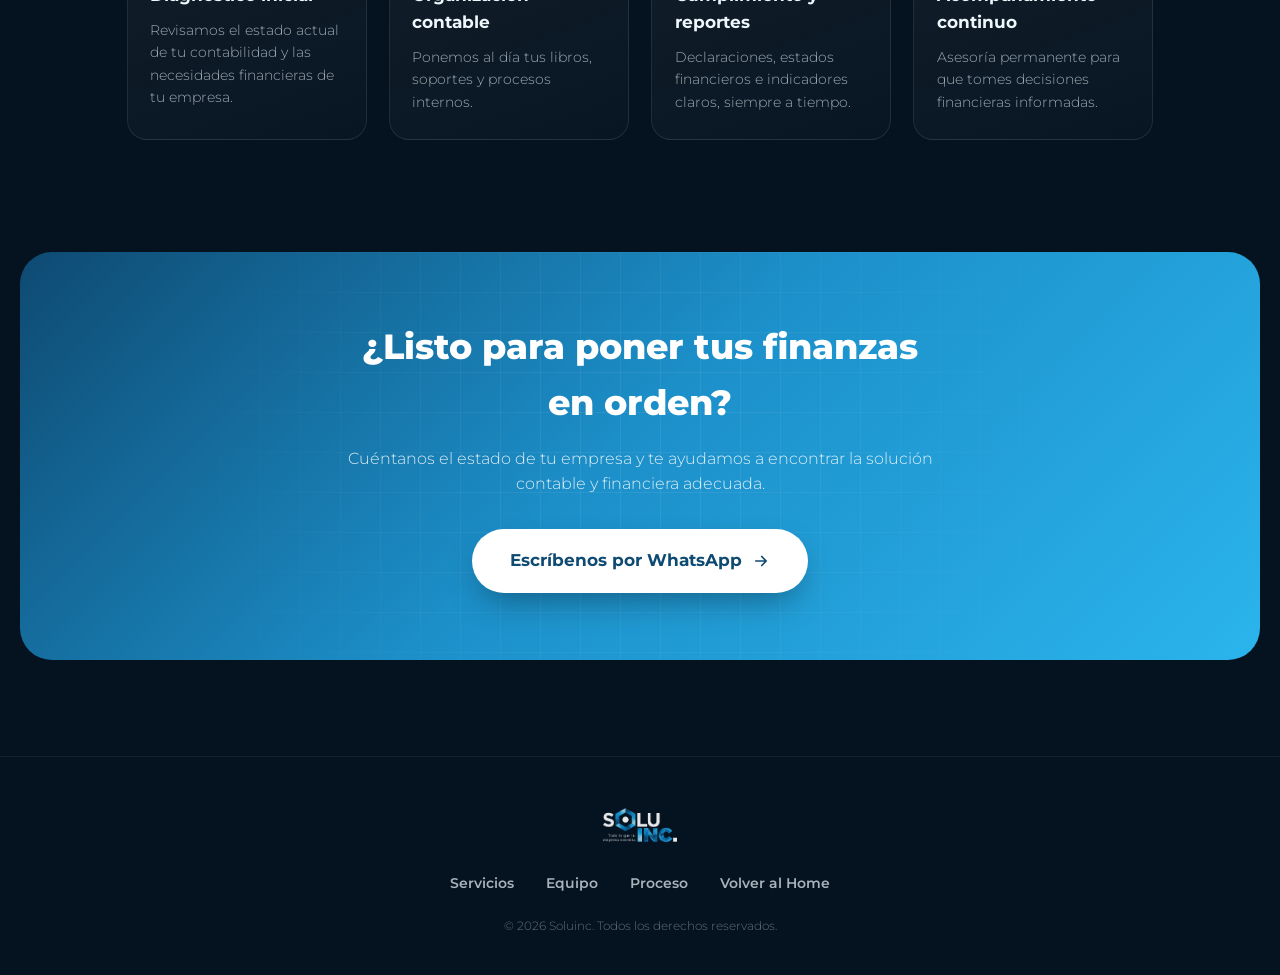
<file: contabilidad/index.html>
<!DOCTYPE html>
<html lang="es">
<head>
    <meta charset="UTF-8">
    <meta name="viewport" content="width=device-width, initial-scale=1.0">
    <title>Contabilidad y Área Financiera - Soluinc</title>
    <meta name="description" content="Contabilidad, cumplimiento tributario y asesoría financiera para tu empresa. Conoce al contador y al asesor financiero de SoluInc.">
    <link href="https://fonts.googleapis.com/css2?family=Montserrat:wght@300;400;600;700;800&display=swap" rel="stylesheet">

    <!-- Estilos Modulares -->
    <link rel="stylesheet" href="global.css">
    <link rel="stylesheet" href="preloader.css">
    <link rel="stylesheet" href="header.css">
    <link rel="stylesheet" href="services.css">
    <link rel="stylesheet" href="team.css">
    <link rel="stylesheet" href="process.css">
    <link rel="stylesheet" href="footer.css">
    <noscript>
        <style>
            #preloader, .cursor-glow, .scroll-progress { display: none !important; }
            body { overflow: visible !important; height: auto !important; }
            [data-reveal] { opacity: 1 !important; transform: none !important; }
        </style>
    </noscript>
</head>
<body class="no-scroll">

    <!-- Sprite SVG: gradiente de marca reutilizado por todos los iconos -->
    <svg width="0" height="0" style="position:absolute" aria-hidden="true">
        <defs>
            <linearGradient id="brandGrad" x1="0%" y1="0%" x2="100%" y2="100%">
                <stop offset="0%" stop-color="#9FE3FB"/>
                <stop offset="45%" stop-color="#2BB4EC"/>
                <stop offset="100%" stop-color="#0E4A72"/>
            </linearGradient>
        </defs>
    </svg>

    <!-- ===================== PRELOADER ===================== -->
    <div id="preloader" class="preloader" role="status" aria-label="Cargando SoluInc">
        <div class="preloader-grid"></div>
        <div class="preloader-content">
            <div class="ledger-window">
                <div class="ledger-bar">
                    <span class="ledger-icon">▤</span>
                    <span class="ledger-title">balance_general.xlsx</span>
                </div>
                <div class="ledger-body">
                    <div class="ledger-row" style="--d:0">
                        <span class="ledger-label">Ingresos</span>
                        <span class="ledger-value" id="ledgerIngresos">$0</span>
                    </div>
                    <div class="ledger-row" style="--d:1">
                        <span class="ledger-label">Egresos</span>
                        <span class="ledger-value" id="ledgerEgresos">$0</span>
                    </div>
                    <div class="ledger-row ledger-row--total" style="--d:2">
                        <span class="ledger-label">Balance</span>
                        <span class="ledger-value" id="ledgerBalance">$0</span>
                    </div>
                    <p class="ledger-status" style="--d:3"><span class="check">✓</span>cuentas cuadradas</p>
                </div>
            </div>

            <div class="preloader-logo-wrap">
                <div class="preloader-glow"></div>
                <span class="preloader-ring"></span>
                <span class="preloader-ring preloader-ring--2"></span>
                <img src="../logo blanco (1).png" alt="SoluInc" class="preloader-logo" id="preloaderLogo">
            </div>

            <div class="preloader-bar-wrap">
                <span class="preloader-bracket">[</span>
                <div class="preloader-bar"><div class="preloader-bar-fill" id="preloaderFill"></div></div>
                <span class="preloader-bracket">]</span>
                <span class="preloader-percent" id="preloaderPercent">0%</span>
            </div>
            <p class="preloader-caption">construyendo tu área contable y financiera</p>
        </div>
    </div>

    <!-- Brillo ambiental que sigue al cursor -->
    <div class="cursor-glow" id="cursorGlow" aria-hidden="true"></div>

    <!-- Barra de progreso de scroll -->
    <div class="scroll-progress" id="scrollProgress" aria-hidden="true"></div>

    <!-- HEADER & HERO -->
    <header class="header">
        <div class="nav-container" id="main-nav">
            <div class="logo">
                <a href="../index.html">
                    <img src="../logo blanco (1).png" alt="Soluinc Logo">
                </a>
            </div>
            <nav class="nav-menu" id="navMenu">
                <a href="#servicios">Servicios</a>
                <a href="#equipo">Equipo</a>
                <a href="#proceso">Proceso</a>
                <a href="#contacto" class="btn-cta">Agenda una asesoría</a>
            </nav>
            <button class="nav-toggle" id="navToggle" aria-label="Abrir menú" aria-expanded="false">
                <span></span><span></span><span></span>
            </button>
        </div>

        <section class="hero">
            <canvas id="particles" class="particles-canvas" aria-hidden="true"></canvas>
            <div class="hero-glow" aria-hidden="true"></div>
            <div class="hero-grid" aria-hidden="true"></div>
            <div class="hero-bars" aria-hidden="true">
                <span></span><span></span><span></span><span></span><span></span><span></span><span></span><span></span>
            </div>

            <div class="hero-inner">
                <span class="hero-eyebrow">$ Contabilidad &amp; Finanzas</span>
                <h1>Claridad financiera para <span class="text-gradient">decisiones seguras.</span></h1>
                <p>Llevamos tu contabilidad al día, cumplimos tus obligaciones tributarias y te acompañamos con <strong>asesoría financiera</strong> para que cada decisión de tu empresa esté respaldada por números claros.</p>
                <div class="hero-actions">
                    <a href="#equipo" class="btn btn-primary">
                        <span>Conoce al equipo</span>
                        <svg width="18" height="18" viewBox="0 0 24 24" fill="none" stroke="currentColor" stroke-width="2.2" stroke-linecap="round" stroke-linejoin="round"><path d="M5 12h14M13 6l6 6-6 6"/></svg>
                    </a>
                    <a href="https://wa.me/573167578219?text=Hola%20SoluInc%2C%20me%20gustar%C3%ADa%20una%20asesor%C3%ADa%20contable%20y%20financiera." target="_blank" rel="noopener" class="btn btn-ghost">
                        Hablar con un asesor
                    </a>
                </div>
            </div>

            <div class="hero-scroll-cue">
                <span class="mouse"><span class="wheel"></span></span>
                Desliza para explorar
            </div>
        </section>
    </header>

    <main>
        <!-- ===================== SERVICIOS ===================== -->
        <section class="services" id="servicios">
            <div class="section-head" data-reveal>
                <span class="section-tag">Nuestros servicios</span>
                <h2 class="section-title">Todo tu <span class="text-gradient">frente contable y financiero.</span></h2>
                <p class="section-subtitle">Desde llevar tus libros al día hasta planear el futuro financiero de tu empresa.</p>
            </div>

            <div class="services-grid">
                <div class="service-card" data-reveal data-tilt style="--i:0">
                    <div class="card-glow" aria-hidden="true"></div>
                    <div class="service-icon">
                        <svg viewBox="0 0 48 48" fill="none" stroke="url(#brandGrad)" stroke-width="2" stroke-linecap="round" stroke-linejoin="round">
                            <rect x="10" y="5" width="28" height="38" rx="4"/>
                            <path d="M16 15h16M16 22h16M16 29h10"/>
                            <path d="M15 35l3 3 7-8" stroke-width="2.3"/>
                        </svg>
                    </div>
                    <h3>Contabilidad General</h3>
                    <p>Libros contables, estados financieros y registros al día, siempre listos para consulta.</p>
                </div>

                <div class="service-card" data-reveal data-tilt style="--i:1">
                    <div class="card-glow" aria-hidden="true"></div>
                    <div class="service-icon">
                        <svg viewBox="0 0 48 48" fill="none" stroke="url(#brandGrad)" stroke-width="2" stroke-linecap="round" stroke-linejoin="round">
                            <circle cx="16" cy="16" r="4.5"/>
                            <circle cx="32" cy="32" r="4.5"/>
                            <path d="M34 14L14 34"/>
                        </svg>
                    </div>
                    <h3>Declaraciones y Cumplimiento</h3>
                    <p>Declaraciones tributarias presentadas a tiempo y sin sorpresas con la DIAN.</p>
                </div>

                <div class="service-card" data-reveal data-tilt style="--i:2">
                    <div class="card-glow" aria-hidden="true"></div>
                    <div class="service-icon">
                        <svg viewBox="0 0 48 48" fill="none" stroke="url(#brandGrad)" stroke-width="2" stroke-linecap="round" stroke-linejoin="round">
                            <circle cx="17" cy="15" r="6"/>
                            <path d="M6 39v-3a9 9 0 0 1 9-9h4a9 9 0 0 1 9 9v3"/>
                            <circle cx="35" cy="13" r="5"/>
                            <path d="M28 22a8 8 0 0 1 6-2.5h1a8 8 0 0 1 8 8v2.5"/>
                        </svg>
                    </div>
                    <h3>Nómina y Seguridad Social</h3>
                    <p>Liquidación de nómina, prestaciones y aportes al sistema de seguridad social.</p>
                </div>

                <div class="service-card" data-reveal data-tilt style="--i:0">
                    <div class="card-glow" aria-hidden="true"></div>
                    <div class="service-icon">
                        <svg viewBox="0 0 48 48" fill="none" stroke="url(#brandGrad)" stroke-width="2" stroke-linecap="round" stroke-linejoin="round">
                            <path d="M6 34l10-10 7 7 15-15"/>
                            <path d="M30 16h8v8"/>
                        </svg>
                    </div>
                    <h3>Asesoría Financiera</h3>
                    <p>Planeación financiera y acompañamiento estratégico para decisiones de inversión y crecimiento.</p>
                </div>

                <div class="service-card" data-reveal data-tilt style="--i:1">
                    <div class="card-glow" aria-hidden="true"></div>
                    <div class="service-icon">
                        <svg viewBox="0 0 48 48" fill="none" stroke="url(#brandGrad)" stroke-width="2" stroke-linecap="round" stroke-linejoin="round">
                            <path d="M6 40h36"/>
                            <rect x="10" y="26" width="7" height="14" rx="1.5"/>
                            <rect x="21" y="18" width="7" height="22" rx="1.5"/>
                            <rect x="32" y="10" width="7" height="30" rx="1.5"/>
                        </svg>
                    </div>
                    <h3>Análisis e Indicadores</h3>
                    <p>Reportes e indicadores financieros claros para entender la salud real de tu negocio.</p>
                </div>

                <div class="service-card" data-reveal data-tilt style="--i:2">
                    <div class="card-glow" aria-hidden="true"></div>
                    <div class="service-icon">
                        <svg viewBox="0 0 48 48" fill="none" stroke="url(#brandGrad)" stroke-width="2" stroke-linecap="round" stroke-linejoin="round">
                            <rect x="7" y="5" width="22" height="30" rx="3"/>
                            <path d="M13 13h10M13 19h10M13 25h6"/>
                            <circle cx="32" cy="30" r="7"/>
                            <path d="M37.5 35.5L44 42" stroke-width="2.3"/>
                        </svg>
                    </div>
                    <h3>Auditoría y Revisoría</h3>
                    <p>Revisión independiente de tus cuentas para blindar a tu empresa ante riesgos y errores.</p>
                </div>
            </div>
        </section>

        <!-- ===================== EQUIPO ===================== -->
        <section class="team" id="equipo">
            <div class="section-head" data-reveal>
                <span class="section-tag">Nuestro equipo</span>
                <h2 class="section-title">Las personas detrás de <span class="text-gradient">tus números.</span></h2>
                <p class="section-subtitle">Dos perfiles, un mismo objetivo: que tu empresa tome decisiones con información clara y confiable.</p>
            </div>

            <div class="team-grid">
                <!-- Perfil 1: Contador -->
                <a href="https://wa.me/573167578219?text=Hola%20SoluInc%2C%20me%20gustar%C3%ADa%20contactar%20con%20el%20%C3%A1rea%20de%20Contabilidad." target="_blank" rel="noopener" class="profile-card" data-reveal data-tilt style="--i:0">
                    <div class="profile-photo">
                        <div class="profile-photo-inner">
                            <!-- Reemplaza este bloque por <img class="profile-photo-img" src="ruta-a-la-foto.jpg" alt="Nombre completo"> cuando tengas la foto real -->
                            <svg class="profile-placeholder-icon" viewBox="0 0 24 24" fill="none" stroke="currentColor" stroke-width="1.6" stroke-linecap="round" stroke-linejoin="round">
                                <circle cx="12" cy="8" r="4"/>
                                <path d="M4 20c0-4.4 3.6-8 8-8s8 3.6 8 8"/>
                            </svg>
                        </div>
                        <span class="profile-badge" title="Perfil verificado">
                            <svg viewBox="0 0 24 24" fill="none" stroke="currentColor" stroke-width="3" stroke-linecap="round" stroke-linejoin="round"><path d="M5 13l4 4L19 7"/></svg>
                        </span>
                    </div>
                    <h3 class="profile-name">Nombre del Contador</h3>
                    <span class="profile-role">Contador Público</span>
                    <p class="profile-degree">
                        <svg viewBox="0 0 24 24" fill="none" stroke="currentColor" stroke-width="1.6" stroke-linecap="round" stroke-linejoin="round"><path d="M12 3l10 5-10 5L2 8l10-5z"/><path d="M6 10.5V16c0 1.5 2.7 3 6 3s6-1.5 6-3v-5.5"/></svg>
                        Contaduría Pública — Universidad
                    </p>
                    <p class="profile-bio">A cargo de mantener tu contabilidad al día, tus estados financieros claros y tus obligaciones tributarias cumplidas.</p>
                    <span class="profile-contact">Contactar
                        <svg width="16" height="16" viewBox="0 0 24 24" fill="none" stroke="currentColor" stroke-width="2.2" stroke-linecap="round" stroke-linejoin="round"><path d="M5 12h14M13 6l6 6-6 6"/></svg>
                    </span>
                </a>

                <!-- Perfil 2: Financiero -->
                <a href="https://wa.me/573167578219?text=Hola%20SoluInc%2C%20me%20gustar%C3%ADa%20contactar%20con%20el%20%C3%A1rea%20Financiera." target="_blank" rel="noopener" class="profile-card" data-reveal data-tilt style="--i:1">
                    <div class="profile-photo">
                        <div class="profile-photo-inner">
                            <!-- Reemplaza este bloque por <img class="profile-photo-img" src="ruta-a-la-foto.jpg" alt="Nombre completo"> cuando tengas la foto real -->
                            <svg class="profile-placeholder-icon" viewBox="0 0 24 24" fill="none" stroke="currentColor" stroke-width="1.6" stroke-linecap="round" stroke-linejoin="round">
                                <circle cx="12" cy="8" r="4"/>
                                <path d="M4 20c0-4.4 3.6-8 8-8s8 3.6 8 8"/>
                            </svg>
                        </div>
                        <span class="profile-badge" title="Perfil verificado">
                            <svg viewBox="0 0 24 24" fill="none" stroke="currentColor" stroke-width="3" stroke-linecap="round" stroke-linejoin="round"><path d="M5 13l4 4L19 7"/></svg>
                        </span>
                    </div>
                    <h3 class="profile-name">Nombre del Financiero</h3>
                    <span class="profile-role">Asesor Financiero</span>
                    <p class="profile-degree">
                        <svg viewBox="0 0 24 24" fill="none" stroke="currentColor" stroke-width="1.6" stroke-linecap="round" stroke-linejoin="round"><path d="M12 3l10 5-10 5L2 8l10-5z"/><path d="M6 10.5V16c0 1.5 2.7 3 6 3s6-1.5 6-3v-5.5"/></svg>
                        Finanzas y Negocios — Universidad
                    </p>
                    <p class="profile-bio">Encargado de la planeación financiera, el análisis de indicadores y la asesoría estratégica de tu empresa.</p>
                    <span class="profile-contact">Contactar
                        <svg width="16" height="16" viewBox="0 0 24 24" fill="none" stroke="currentColor" stroke-width="2.2" stroke-linecap="round" stroke-linejoin="round"><path d="M5 12h14M13 6l6 6-6 6"/></svg>
                    </span>
                </a>
            </div>
            <p class="team-note">¿Ya conoces a tu contador o asesor? Escríbele directo dando clic en su perfil.</p>
        </section>

        <!-- ===================== PROCESO ===================== -->
        <section class="process" id="proceso">
            <div class="section-head" data-reveal>
                <span class="section-tag">Cómo trabajamos</span>
                <h2 class="section-title">Un proceso <span class="text-gradient">claro, de principio a fin.</span></h2>
            </div>

            <div class="process-grid">
                <div class="process-step" data-reveal style="--i:0">
                    <span class="process-number">1</span>
                    <h3>Diagnóstico inicial</h3>
                    <p>Revisamos el estado actual de tu contabilidad y las necesidades financieras de tu empresa.</p>
                </div>
                <div class="process-step" data-reveal style="--i:1">
                    <span class="process-number">2</span>
                    <h3>Organización contable</h3>
                    <p>Ponemos al día tus libros, soportes y procesos internos.</p>
                </div>
                <div class="process-step" data-reveal style="--i:2">
                    <span class="process-number">3</span>
                    <h3>Cumplimiento y reportes</h3>
                    <p>Declaraciones, estados financieros e indicadores claros, siempre a tiempo.</p>
                </div>
                <div class="process-step" data-reveal style="--i:3">
                    <span class="process-number">4</span>
                    <h3>Acompañamiento continuo</h3>
                    <p>Asesoría permanente para que tomes decisiones financieras informadas.</p>
                </div>
            </div>
        </section>

        <!-- ===================== CTA ===================== -->
        <section class="cta-band" id="contacto" data-reveal>
            <div class="cta-inner">
                <h2>¿Listo para poner tus finanzas en orden?</h2>
                <p>Cuéntanos el estado de tu empresa y te ayudamos a encontrar la solución contable y financiera adecuada.</p>
                <a href="https://wa.me/573167578219?text=Hola%20SoluInc%2C%20quiero%20una%20asesor%C3%ADa%20contable%20y%20financiera%20para%20mi%20empresa." target="_blank" rel="noopener" class="btn btn-primary btn-lg">
                    <span>Escríbenos por WhatsApp</span>
                    <svg width="18" height="18" viewBox="0 0 24 24" fill="none" stroke="currentColor" stroke-width="2.2" stroke-linecap="round" stroke-linejoin="round"><path d="M5 12h14M13 6l6 6-6 6"/></svg>
                </a>
            </div>
        </section>
    </main>

    <!-- FOOTER -->
    <footer class="main-footer">
        <img src="../logo blanco (1).png" alt="SoluInc" class="footer-logo">
        <div class="footer-links">
            <a href="#servicios">Servicios</a>
            <a href="#equipo">Equipo</a>
            <a href="#proceso">Proceso</a>
            <a href="../index.html">Volver al Home</a>
        </div>
        <div class="footer-content">
            <p>&copy; <span id="year"></span> Soluinc. Todos los derechos reservados.</p>
        </div>
    </footer>

    <script src="interactions.js"></script>
</body>
</html>
</file>
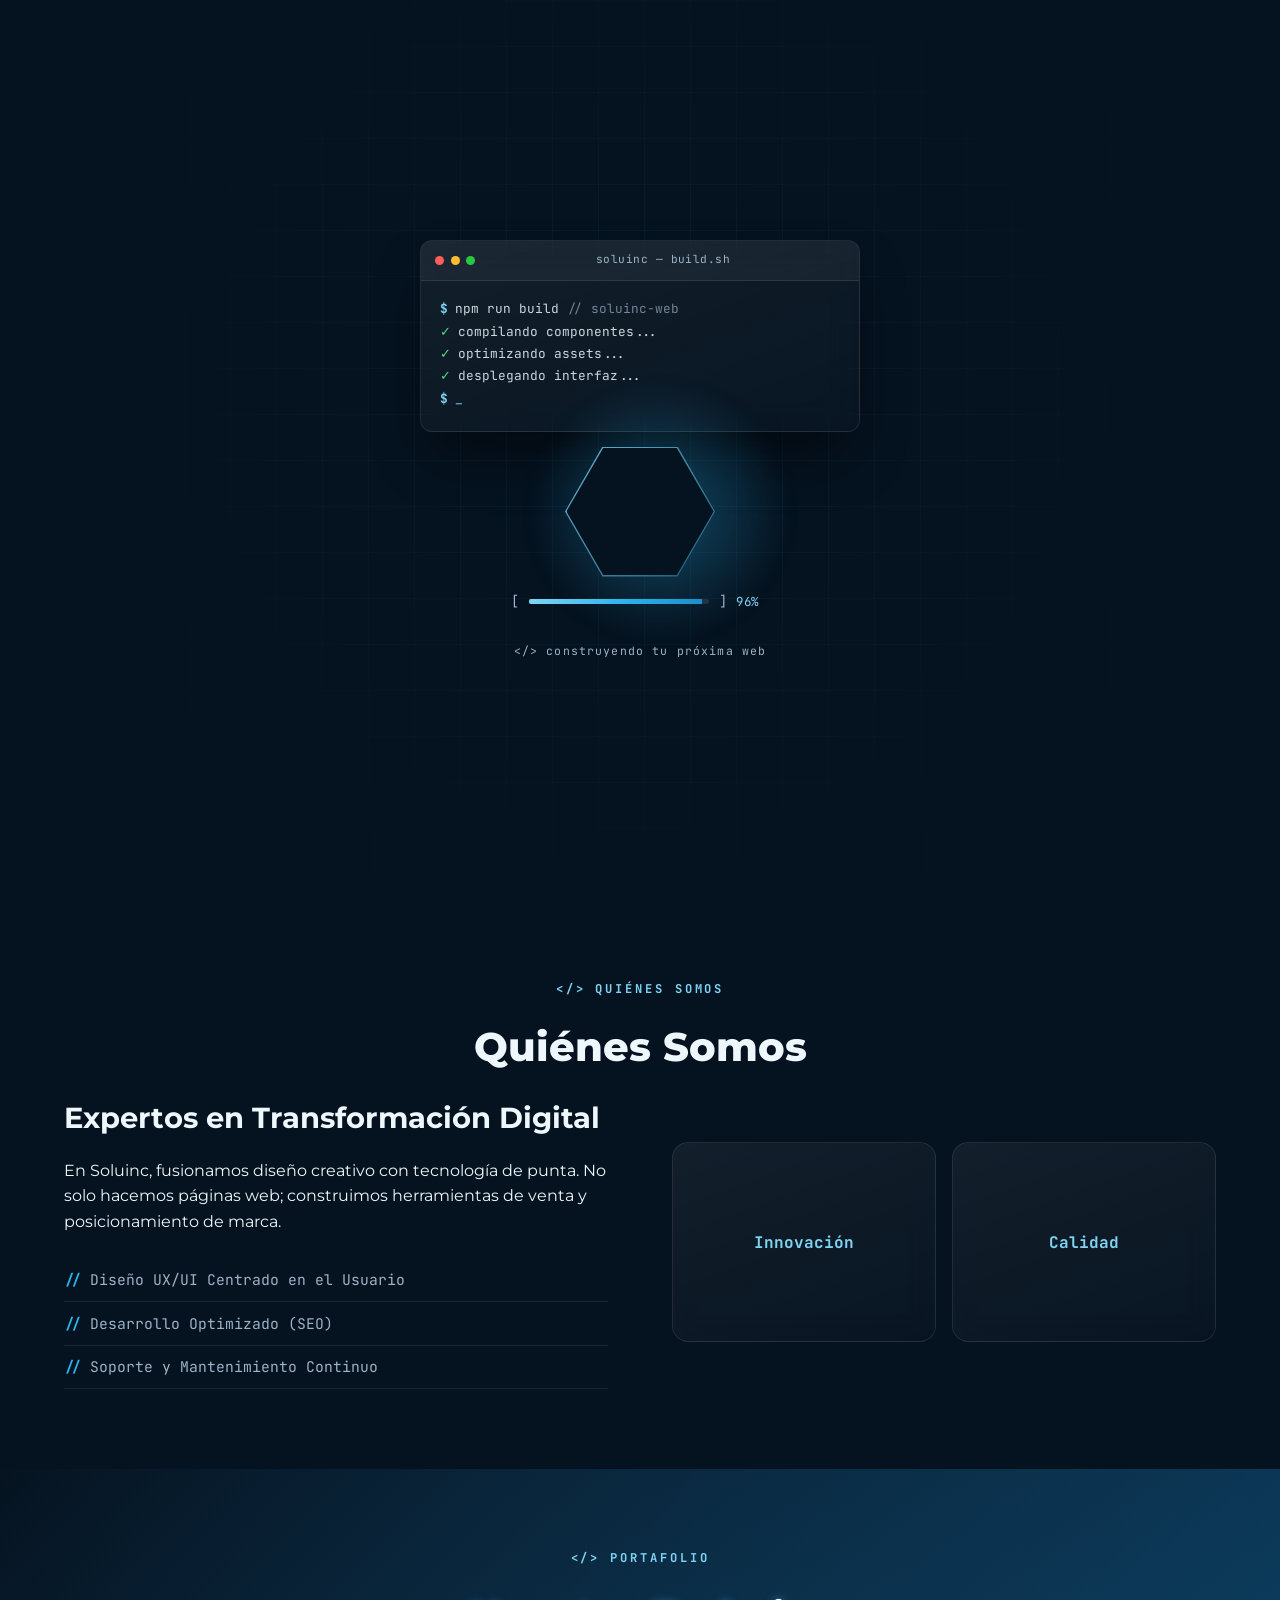
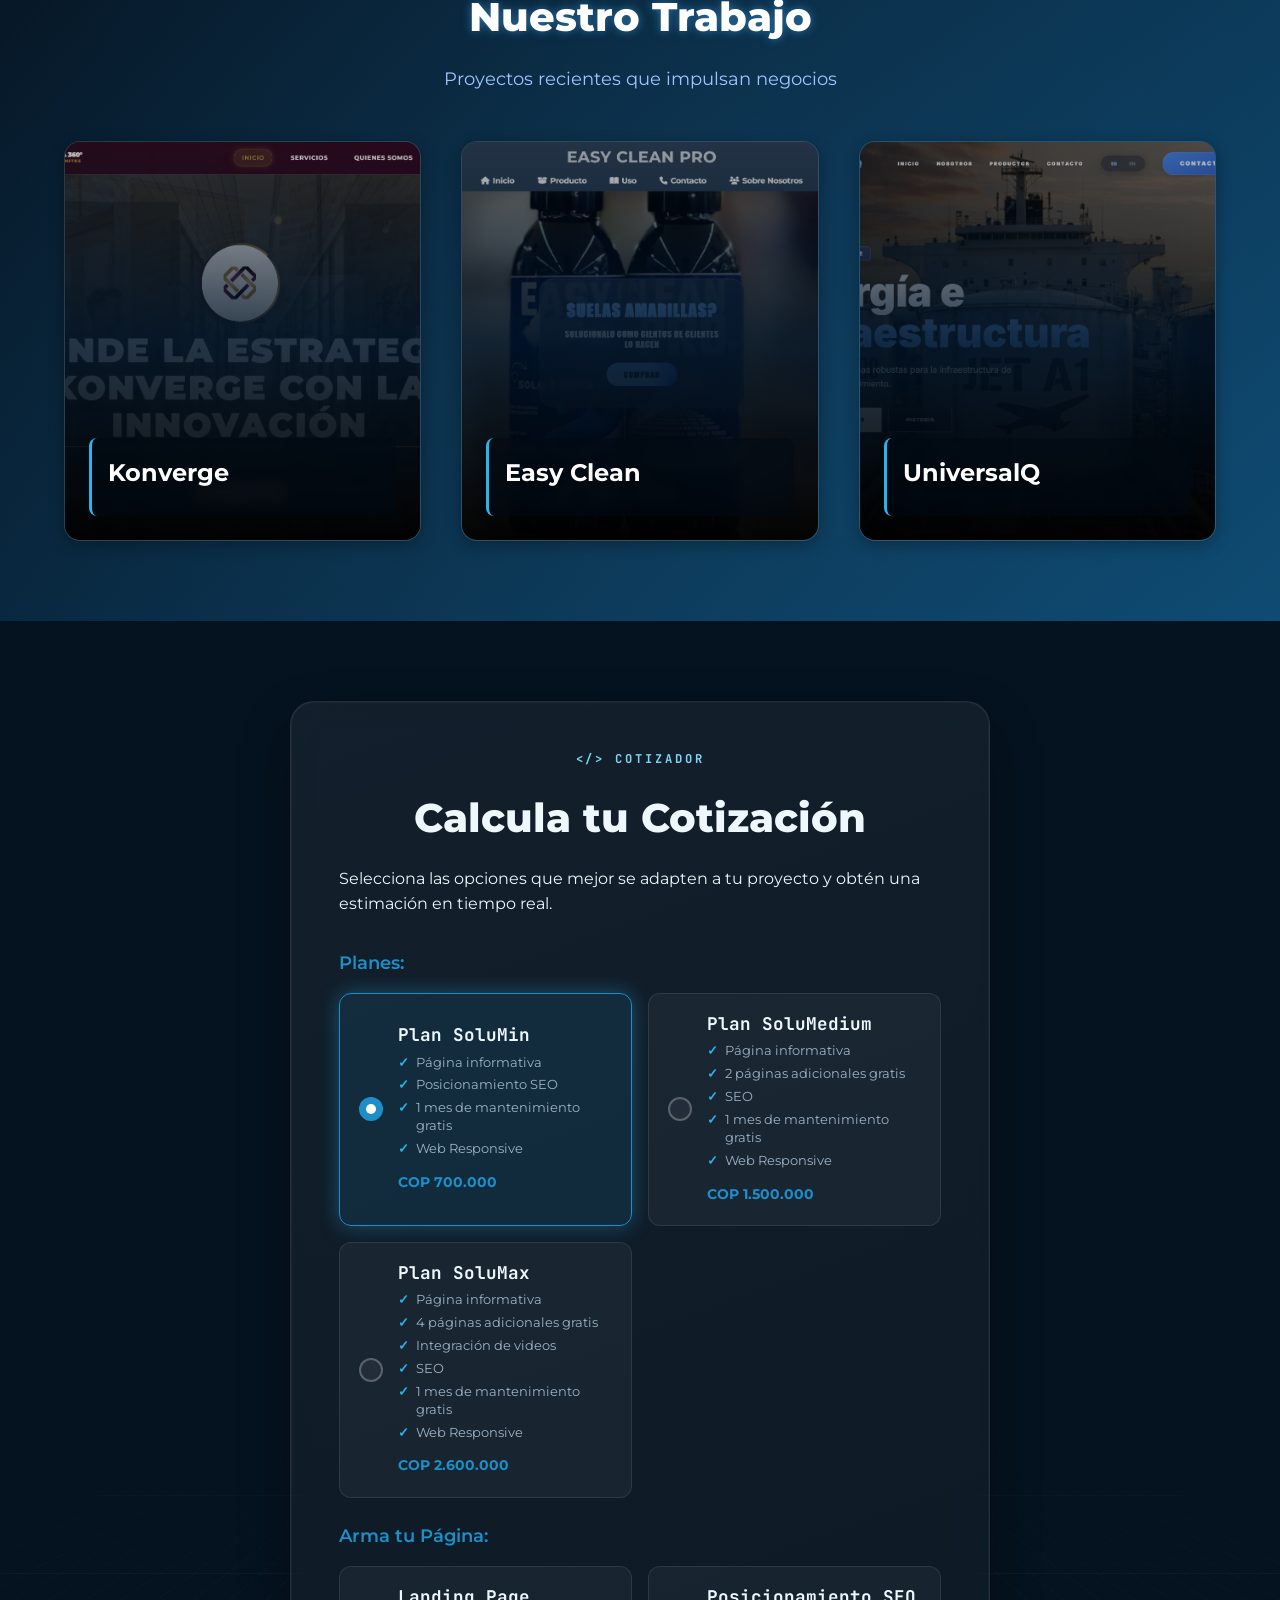
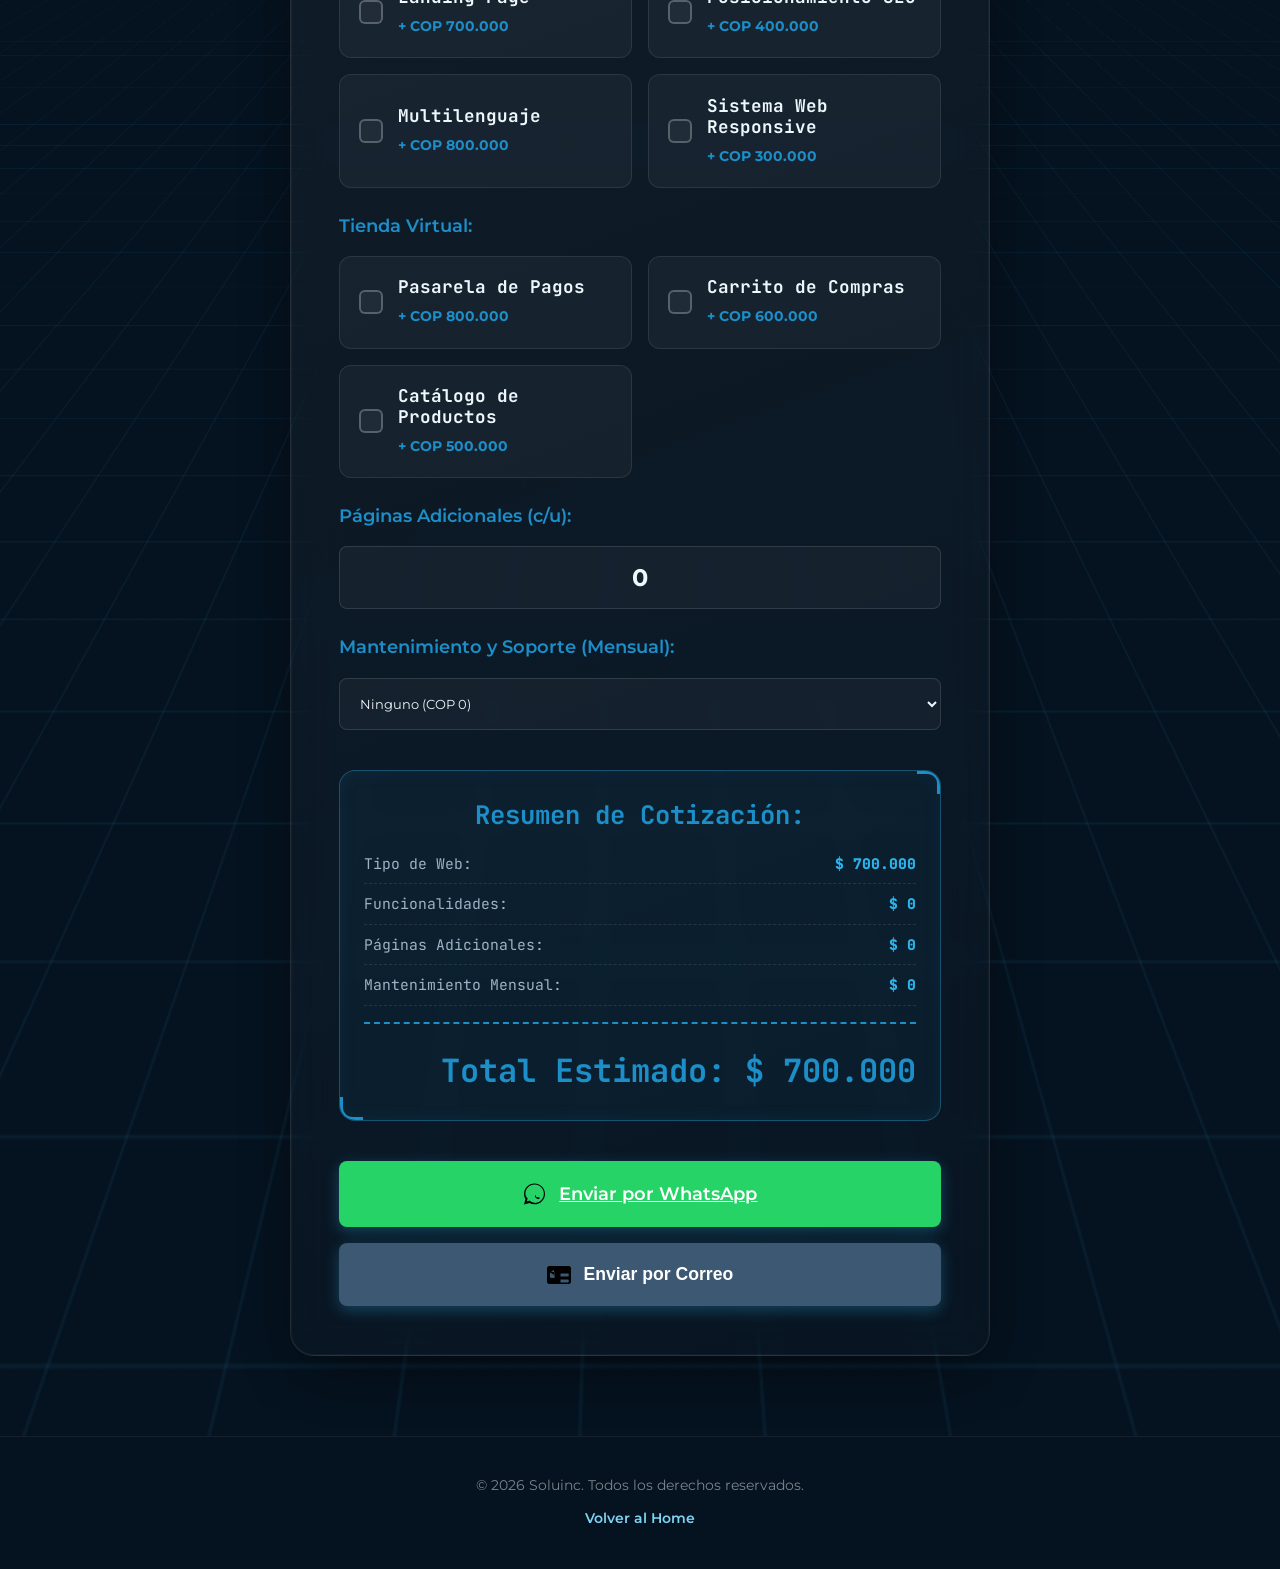
<file: paginas web/index.html>
<!DOCTYPE html>
<html lang="es">
<head>
    <meta charset="UTF-8">
    <meta name="viewport" content="width=device-width, initial-scale=1.0">
    <title>Diseño Web - Soluinc</title>
    <!-- Fuente Moderna -->
    <link href="https://fonts.googleapis.com/css2?family=Montserrat:wght@300;400;600;700&display=swap" rel="stylesheet">
    
    <!-- Estilos Modulares -->
    <link rel="stylesheet" href="global.css">
    <link rel="stylesheet" href="preloader.css">
    <link rel="stylesheet" href="header.css">
    <link rel="stylesheet" href="about.css">
    <link rel="stylesheet" href="portfolio.css">
    <link rel="stylesheet" href="contact.css">
    <link rel="stylesheet" href="footer.css">
    <noscript>
        <style>
            #preloader, .cursor-glow, .scroll-progress { display: none !important; }
            body { overflow: visible !important; height: auto !important; }
            [data-reveal] { opacity: 1 !important; transform: none !important; }
        </style>
    </noscript>
</head>
<body class="no-scroll">

    <!-- ===================== PRELOADER ===================== -->
    <div id="preloader" class="preloader" role="status" aria-label="Cargando SoluInc">
        <div class="preloader-grid"></div>
        <div class="preloader-content">
            <div class="terminal-window">
                <div class="terminal-bar">
                    <span class="dot dot-r"></span><span class="dot dot-y"></span><span class="dot dot-g"></span>
                    <span class="terminal-title">soluinc — build.sh</span>
                </div>
                <div class="terminal-body">
                    <p class="term-line" style="--d:0"><span class="prompt">$</span>npm run build <span class="term-comment">// soluinc-web</span></p>
                    <p class="term-line" style="--d:1"><span class="ok">✓</span>compilando componentes...</p>
                    <p class="term-line" style="--d:2"><span class="ok">✓</span>optimizando assets...</p>
                    <p class="term-line" style="--d:3"><span class="ok">✓</span>desplegando interfaz...</p>
                    <p class="term-line" style="--d:4"><span class="prompt">$</span><span class="typed-caret">_</span></p>
                </div>
            </div>

            <div class="preloader-logo-wrap">
                <div class="preloader-glow"></div>
                <span class="preloader-ring"></span>
                <span class="preloader-ring preloader-ring--2"></span>
                <img src="../logo blanco (1).png" alt="SoluInc" class="preloader-logo" id="preloaderLogo">
            </div>

            <div class="preloader-bar-wrap">
                <span class="preloader-bracket">[</span>
                <div class="preloader-bar"><div class="preloader-bar-fill" id="preloaderFill"></div></div>
                <span class="preloader-bracket">]</span>
                <span class="preloader-percent" id="preloaderPercent">0%</span>
            </div>
            <p class="preloader-caption">&lt;/&gt; construyendo tu próxima web</p>
        </div>
    </div>

    <!-- Brillo ambiental que sigue al cursor -->
    <div class="cursor-glow" id="cursorGlow" aria-hidden="true"></div>

    <!-- Barra de progreso de scroll -->
    <div class="scroll-progress" id="scrollProgress" aria-hidden="true"></div>

    <!-- HEADER & HERO -->
    <header class="header">
        <div class="nav-container" id="main-nav">
            <div class="logo">
                <a href="../index.html">
                    <!-- Enlace relativo a la imagen en la carpeta superior -->
                    <img src="../logo blanco (1).png" alt="Soluinc Logo">
                </a>
            </div>
            <nav class="nav-menu">
                <a href="#about">Quiénes Somos</a>
                <a href="#portfolio">Portafolio</a>
                <a href="#contact" class="btn-cta">Cotizar</a>
            </nav>
        </div>

        <div class="hero-slider">
            <!-- Slides con imágenes de programación y tecnología -->
            <div class="slide" style="background-image: url('https://images.unsplash.com/photo-1461749280684-dccba630e2f6?auto=format&fit=crop&w=1920&q=80');"></div>
            <div class="slide" style="background-image: url('https://images.unsplash.com/photo-1498050108023-c5249f4df085?auto=format&fit=crop&w=1920&q=80');"></div>
            <div class="slide" style="background-image: url('https://images.unsplash.com/photo-1555066931-4365d14bab8c?auto=format&fit=crop&w=1920&q=80');"></div>
            <div class="hero-code-grid" aria-hidden="true"></div>

            <div class="hero-content">
                <span class="hero-eyebrow">&lt;/&gt; Desarrollo &amp; Programación a medida</span>
                <h1>Tu Negocio Merece una Web de Alto Impacto</h1>
                <p>Desarrollamos sitios web modernos, rápidos y optimizados que convierten visitantes en clientes.</p>
                <a href="#contact" class="btn-hero">Inicia tu Proyecto</a>
            </div>
        </div>
    </header>

    <!-- QUIENES SOMOS -->
    <section id="about" class="section about-section">
        <div class="container">
            <span class="section-tag" data-reveal>&lt;/&gt; Quiénes somos</span>
            <h2 class="section-title" data-reveal>Quiénes Somos</h2>
            <div class="about-grid" data-reveal>
                <div class="about-text">
                    <h3>Expertos en Transformación Digital</h3>
                    <p>En Soluinc, fusionamos diseño creativo con tecnología de punta. No solo hacemos páginas web; construimos herramientas de venta y posicionamiento de marca.</p>
                    <ul class="features-list">
                        <li>Diseño UX/UI Centrado en el Usuario</li>
                        <li>Desarrollo Optimizado (SEO)</li>
                        <li>Soporte y Mantenimiento Continuo</li>
                    </ul>
                </div>
                <div class="about-visual">
                    <div class="visual-box">Innovación</div>
                    <div class="visual-box">Calidad</div>
                </div>
            </div>
        </div>
    </section>

    <!-- PORTAFOLIO -->
    <section id="portfolio" class="section portfolio-section">
        <!-- Capa de fondo dinámico -->
        <div class="portfolio-dynamic-bg"></div>
        <div class="container">
            <span class="section-tag" data-reveal>&lt;/&gt; Portafolio</span>
            <h2 class="section-title" data-reveal>Nuestro Trabajo</h2>
            <p class="section-subtitle" data-reveal>Proyectos recientes que impulsan negocios</p>
            <div class="portfolio-grid">

                <!-- Card 1 -->
                <a href="https://konverge.com.co/" class="project-card" data-bg="image.png" data-reveal style="--i:0">
                    <div class="card-image" style="background-image: url('image.png');"></div>
                    <div class="card-overlay">
                        <div class="card-description">
                            <h3>Konverge</h3>
                        </div>
                        <div class="tech-tags">
                            <span class="tech-tag">React</span>
                            <span class="tech-tag">Node.js</span>
                            <span class="tech-tag">Stripe</span>
                        </div>
                    </div>
                </a>

                <!-- Card 2 -->
                <a href="https://easy-clean.vercel.app/" class="project-card" data-bg="image2.png" data-reveal style="--i:1">
                    <div class="card-image" style="background-image: url('image2.png');"></div>
                    <div class="card-overlay">
                        <div class="card-description">
                            <h3>Easy Clean</h3>
                        </div>
                        <div class="tech-tags">
                            <span class="tech-tag">Vue.js</span>
                            <span class="tech-tag">D3.js</span>
                            <span class="tech-tag">Firebase</span>
                        </div>
                    </div>
                </a>

                <!-- Card 3 -->
                <a href="https://universal-q.vercel.app/" class="project-card" data-bg="image3.png" data-reveal style="--i:2">
                    <div class="card-image" style="background-image: url('image3.png');"></div>
                    <div class="card-overlay">
                        <div class="card-description">
                            <h3>UniversalQ</h3>
                        </div>
                        <div class="tech-tags">
                            <span class="tech-tag">Three.js</span>
                            <span class="tech-tag">WebGL</span>
                            <span class="tech-tag">GSAP</span>
                        </div>
                    </div>
                </a>

            </div>
        </div>
    </section>

    <!-- COTIZACION -->
    <section id="contact" class="section contact-section">
        <div class="container">
            <div class="contact-box" data-reveal>
                <span class="section-tag">&lt;/&gt; Cotizador</span>
                <h2 class="section-title">Calcula tu Cotización</h2>
                <p>Selecciona las opciones que mejor se adapten a tu proyecto y obtén una estimación en tiempo real.</p>
                
                <form class="quote-form" id="quoteForm">
                    <!-- Tipo de Página Web -->
                    <div class="input-group">
                        <label class="group-label">Planes:</label>
                        <div class="options-grid">
                            <label class="option-card">
                                <input type="radio" name="website_type" value="solumin" data-price="700000" checked>
                                <div class="indicator"></div>
                                <div class="opt-content">
                                    <span class="opt-title">Plan SoluMin</span>
                                    <ul class="opt-features">
                                        <li>Página informativa</li>
                                        <li>Posicionamiento SEO</li>
                                        <li>1 mes de mantenimiento gratis</li>
                                        <li>Web Responsive</li>
                                    </ul>
                                    <span class="opt-price">COP 700.000</span>
                                </div>
                            </label>
                            
                            <label class="option-card">
                                <input type="radio" name="website_type" value="solumedium" data-price="1500000">
                                <div class="indicator"></div>
                                <div class="opt-content">
                                    <span class="opt-title">Plan SoluMedium</span>
                                    <ul class="opt-features">
                                        <li>Página informativa</li>
                                        <li>2 páginas adicionales gratis</li>
                                        <li>SEO </li>
                                        <li>1 mes de mantenimiento gratis</li>
                                        <li>Web Responsive</li>
                                    </ul>
                                    <span class="opt-price">COP 1.500.000</span>
                                </div>
                            </label>
                            
                            <label class="option-card">
                                <input type="radio" name="website_type" value="solumax" data-price="2600000">
                                <div class="indicator"></div>
                                <div class="opt-content">
                                    <span class="opt-title">Plan SoluMax</span>
                                    <ul class="opt-features">
                                        <li>Página informativa</li>
                                        <li>4 páginas adicionales gratis</li>
                                        <li>Integración de videos</li>
                                        <li>SEO </li> 
                                        <li>1 mes de mantenimiento gratis</li>
                                        <li>Web Responsive</li>
                                    </ul>
                                    <span class="opt-price">COP 2.600.000</span>
                                </div>
                            </label>
                        </div>
                    </div>

                    <!-- Arma tu Página -->
                    <div class="input-group">
                        <label class="group-label">Arma tu Página:</label>
                        <div class="options-grid">
                            <label class="option-card">
                                <input type="checkbox" name="features" value="landing" data-price="700000">
                                <div class="indicator"></div>
                                <div class="opt-content">
                                    <span class="opt-title">Landing Page</span>
                                    <span class="opt-price">+ COP 700.000</span>
                                </div>
                            </label>
                            
                            <label class="option-card">
                                <input type="checkbox" name="features" value="seo" data-price="400000">
                                <div class="indicator"></div>
                                <div class="opt-content">
                                    <span class="opt-title">Posicionamiento SEO</span>
                                    <span class="opt-price">+ COP 400.000</span>
                                </div>
                            </label>
                            
                            <label class="option-card">
                                <input type="checkbox" name="features" value="multilenguaje" data-price="800000">
                                <div class="indicator"></div>
                                <div class="opt-content">
                                    <span class="opt-title">Multilenguaje</span>
                                    <span class="opt-price">+ COP 800.000</span>
                                </div>
                            </label>
                            
                            <label class="option-card">
                                <input type="checkbox" name="features" value="responsive" data-price="300000">
                                <div class="indicator"></div>
                                <div class="opt-content">
                                    <span class="opt-title">Sistema Web Responsive</span>
                                    <span class="opt-price">+ COP 300.000</span>
                                </div>
                            </label>
                        </div>
                    </div>

                    <!-- Tienda Virtual -->
                    <div class="input-group">
                        <label class="group-label">Tienda Virtual:</label>
                        <div class="options-grid">
                            <label class="option-card">
                                <input type="checkbox" name="features" value="payment_gateway" data-price="800000">
                                <div class="indicator"></div>
                                <div class="opt-content">
                                    <span class="opt-title">Pasarela de Pagos</span>
                                    <span class="opt-price">+ COP 800.000</span>
                                </div>
                            </label>
                            
                            <label class="option-card">
                                <input type="checkbox" name="features" value="shopping_cart" data-price="600000">
                                <div class="indicator"></div>
                                <div class="opt-content">
                                    <span class="opt-title">Carrito de Compras</span>
                                    <span class="opt-price">+ COP 600.000</span>
                                </div>
                            </label>
                            
                            <label class="option-card">
                                <input type="checkbox" name="features" value="product_catalog" data-price="500000">
                                <div class="indicator"></div>
                                <div class="opt-content">
                                    <span class="opt-title">Catálogo de Productos</span>
                                    <span class="opt-price">+ COP 500.000</span>
                                </div>
                            </label>
                        </div>
                    </div>

                    <!-- Páginas Adicionales -->
                    <div class="input-group">
                        <label class="group-label" for="additional_pages">Páginas Adicionales (c/u):</label>
                        <input type="number" id="additional_pages" name="additional_pages" min="0" value="0" data-price="400000" class="page-counter-input">
                    </div>

                    <!-- Mantenimiento y Soporte -->
                    <div class="input-group">
                        <label class="group-label" for="maintenance_plan">Mantenimiento y Soporte (Mensual):</label>
                        <select id="maintenance_plan" name="maintenance">
                            <option value="0" data-price="0">Ninguno (COP 0)</option>
                            <option value="basico" data-price="100000">Básico (COP 100.000/mes)</option>
                            <option value="premium" data-price="250000">Premium (COP 250.000/mes)</option>
                        </select>
                    </div>

                    <!-- Display de la cotización -->
                    <div class="quote-summary">
                        <h3>Resumen de Cotización:</h3>
                        <p>Tipo de Web: <span id="basePriceDisplay">COP 0</span></p>
                        <p>Funcionalidades: <span id="featuresPriceDisplay">COP 0</span></p>
                        <p>Páginas Adicionales: <span id="additionalPagesPriceDisplay">COP 0</span></p>
                        <p>Mantenimiento Mensual: <span id="maintenancePriceDisplay">COP 0</span></p>
                        <div class="total-price">
                            <strong>Total Estimado: <span id="totalPriceDisplay">COP 0</span></strong>
                        </div>
                    </div>

                    <!-- Opciones de Envío -->
                    <div class="submission-options">
                        <a href="#" id="whatsappBtn" class="btn-submit btn-whatsapp" target="_blank">Enviar por WhatsApp</a>
                        <button type="button" id="emailBtn" class="btn-submit btn-email"><span>Enviar por Correo</span></button>
                    </div>

                    <!-- Campos Ocultos para Correo -->
                    <div class="email-form-fields" id="emailFormFields">
                        <p class="form-intro-text">Completa tus datos para finalizar la solicitud:</p>
                        <div class="input-group">
                            <input type="text" name="nombre" placeholder="Nombre Completo" required>
                        </div>
                        <div class="input-group">
                            <input type="email" name="correo" placeholder="Correo Electrónico" required>
                        </div>
                        <div class="input-group">
                            <textarea name="mensaje" rows="4" placeholder="¿Algún detalle adicional?"></textarea>
                        </div>
                        <button type="submit" class="btn-submit">Confirmar Envío</button>
                    </div>
                </form>
            </div>
        </div>
    </section>

    <!-- FOOTER -->
    <footer class="main-footer">
        <div class="footer-content">
            <p>&copy; <span id="year"></span> Soluinc. Todos los derechos reservados.</p>
            <div class="footer-links">
                <a href="../index.html">Volver al Home</a>
            </div>
        </div>
    </footer>

    <script src="interactions.js"></script>
    <script>
        // Año dinámico en el footer
        const yearEl = document.getElementById('year');
        if (yearEl) yearEl.textContent = new Date().getFullYear();

        // Animación del Header al hacer scroll
        const nav = document.getElementById('main-nav');
        window.addEventListener('scroll', () => {
            // Añade la clase 'scrolled' cuando el scroll es mayor a 50px
            if (window.scrollY > 50) {
                nav.classList.add('scrolled');
            } else {
                nav.classList.remove('scrolled');
            }
        });

        // Lógica para el fondo dinámico del Portafolio (Toque Soluinc)
        const portfolioSection = document.querySelector('.portfolio-section');
        const dynamicBg = document.querySelector('.portfolio-dynamic-bg');
        const projectCards = document.querySelectorAll('.project-card');

        projectCards.forEach(card => {
            card.addEventListener('mouseenter', function() {
                const bgImage = this.getAttribute('data-bg');
                
                // Cambiar imagen y activar estado visible
                dynamicBg.style.backgroundImage = `url('${bgImage}')`;
                dynamicBg.classList.add('active');
                portfolioSection.classList.add('card-hovered');
            });

            card.addEventListener('mouseleave', function() {
                // Volver al estado original
                dynamicBg.classList.remove('active');
                portfolioSection.classList.remove('card-hovered');
            });
        });

        // Animación de scroll suave para todos los anclajes
        document.querySelectorAll('a[href^="#"]').forEach(anchor => {
            anchor.addEventListener('click', function (e) {
                const targetId = this.getAttribute('href');
                // Solo actuar si es un anclaje interno válido (ej: #contact) y no solo #
                if (targetId.startsWith('#') && targetId.length > 1) {
                    const targetElement = document.querySelector(targetId);
                    // Si el elemento de destino existe en la página, realizar el scroll suave
                    if (targetElement) {
                        e.preventDefault();
                        targetElement.scrollIntoView({
                            behavior: 'smooth'
                        });
                    }
                }
            });
        });

        // Enlazar el script de cotización
    </script>
    <script src="quote.js"></script>

</body>
</html>
</file>
<file: style.css>
@import url('https://fonts.googleapis.com/css2?family=Montserrat:wght@300;400;500;600;700;800&display=swap');

/* ============================================================
   SOLUINC — Design tokens (derivados de la paleta del logo)
   ============================================================ */
:root {
    --ink:          #030c16;
    --navy-950:     #05121f;
    --navy-900:     #081b2c;
    --navy-800:     #0d2740;
    --navy-700:     #123655;
    --navy-600:     #184a70;

    --blue-deep:    #0e4a72;
    --blue-royal:   #146fa0;
    --blue-primary: #1c8fc9;
    --blue-bright:  #2bb4ec;
    --blue-sky:     #7fd4f4;
    --blue-pale:    #c3ecfd;
    --grey-mark:    #8a8f96;

    --ivory:        #eef7fc;
    --white:        #ffffff;

    --grad-brand:   linear-gradient(135deg, var(--blue-deep) 0%, var(--blue-primary) 48%, var(--blue-bright) 100%);
    --grad-text:    linear-gradient(90deg, var(--blue-sky), var(--blue-bright) 55%, var(--blue-primary));
    --grad-hero:    radial-gradient(circle at 18% 15%, rgba(43, 180, 236, 0.22), transparent 55%),
                     radial-gradient(circle at 85% 75%, rgba(14, 74, 114, 0.45), transparent 60%),
                     radial-gradient(circle at 50% 100%, rgba(6, 20, 33, 0.9), transparent 70%);

    --glass-bg:     linear-gradient(160deg, rgba(255, 255, 255, 0.07), rgba(255, 255, 255, 0.015));
    --glass-border: rgba(255, 255, 255, 0.09);

    --ease-out-expo: cubic-bezier(0.16, 1, 0.3, 1);
    --ease-elastic:  cubic-bezier(0.34, 1.56, 0.64, 1);

    --header-h: 84px;
    --container: 1240px;

    --font-main: 'Montserrat', sans-serif;
}

* { margin: 0; padding: 0; box-sizing: border-box; }

html {
    scroll-behavior: smooth;
    scroll-padding-top: var(--header-h);
}

body {
    font-family: var(--font-main);
    background: var(--ink);
    color: var(--ivory);
    overflow-x: hidden;
    -webkit-font-smoothing: antialiased;
}

body.no-scroll { overflow: hidden; height: 100vh; }

img { max-width: 100%; display: block; }

a { color: inherit; text-decoration: none; }

.text-gradient {
    background: var(--grad-text);
    -webkit-background-clip: text;
    background-clip: text;
    color: transparent;
}

::selection { background: var(--blue-primary); color: #fff; }

/* ============================================================
   PRELOADER — la pantalla de carga es el logo animándose
   ============================================================ */
.preloader {
    position: fixed;
    inset: 0;
    z-index: 9999;
    display: flex;
    align-items: center;
    justify-content: center;
    background: var(--navy-950);
    clip-path: circle(150% at 50% 45%);
    transition: clip-path 1s var(--ease-out-expo);
}

.preloader-grid {
    position: absolute;
    inset: 0;
    background-image:
        linear-gradient(rgba(43, 180, 236, 0.08) 1px, transparent 1px),
        linear-gradient(90deg, rgba(43, 180, 236, 0.08) 1px, transparent 1px);
    background-size: 46px 46px;
    mask-image: radial-gradient(circle at 50% 45%, #000 0%, transparent 70%);
    -webkit-mask-image: radial-gradient(circle at 50% 45%, #000 0%, transparent 70%);
}

.preloader-content {
    position: relative;
    display: flex;
    flex-direction: column;
    align-items: center;
    gap: 2.2rem;
    perspective: 1200px;
}

.preloader-logo-wrap {
    position: relative;
    display: flex;
    align-items: center;
    justify-content: center;
}

.preloader-glow {
    position: absolute;
    inset: 0;
    margin: auto;
    width: 340px;
    height: 340px;
    border-radius: 50%;
    background: radial-gradient(circle, rgba(43, 180, 236, 0.35), transparent 70%);
    filter: blur(10px);
    animation: glowPulse 2.6s ease-in-out infinite;
}

.preloader-ring {
    position: absolute;
    inset: 0;
    margin: auto;
    width: 190px;
    height: 165px;
    clip-path: polygon(25% 0%, 75% 0%, 100% 50%, 75% 100%, 25% 100%, 0% 50%);
    background: linear-gradient(135deg, rgba(127, 212, 244, 0.55), rgba(43, 180, 236, 0.15));
    animation: ringPulse 2.4s var(--ease-out-expo) infinite;
}

.preloader-ring::after {
    content: '';
    position: absolute;
    inset: 1.5px;
    clip-path: polygon(25% 0%, 75% 0%, 100% 50%, 75% 100%, 25% 100%, 0% 50%);
    background: var(--navy-950);
}

.preloader-ring--2 { animation-delay: 0.8s; }

.preloader-logo {
    position: relative;
    width: clamp(180px, 34vw, 320px);
    height: auto;
    opacity: 0;
    transform-origin: center;
    animation: logoInsert 1.5s var(--ease-out-expo) forwards;
    animation-delay: 0.15s;
    filter: drop-shadow(0 0 30px rgba(43, 180, 236, 0.35));
}

.preloader-bar-wrap {
    display: flex;
    align-items: center;
    gap: 0.9rem;
    opacity: 0;
    animation: fadeIn 0.6s ease forwards;
    animation-delay: 1.1s;
}

.preloader-bar {
    width: clamp(140px, 26vw, 220px);
    height: 3px;
    border-radius: 3px;
    background: rgba(255, 255, 255, 0.1);
    overflow: hidden;
}

.preloader-bar-fill {
    width: 0%;
    height: 100%;
    background: var(--grad-text);
    border-radius: 3px;
    transition: width 0.2s linear;
}

.preloader-percent {
    font-size: 0.78rem;
    letter-spacing: 0.05em;
    color: var(--blue-sky);
    font-variant-numeric: tabular-nums;
    min-width: 2.6em;
}

.preloader-caption {
    font-size: 0.72rem;
    text-transform: uppercase;
    letter-spacing: 0.28em;
    color: var(--grey-mark);
    opacity: 0;
    animation: fadeIn 0.6s ease forwards;
    animation-delay: 1.3s;
}

.preloader--exit .preloader-logo {
    animation: logoPush 0.7s var(--ease-out-expo) forwards;
}

.preloader--exit {
    clip-path: circle(0% at 50% 45%);
}

.preloader--hidden { display: none; }

@keyframes logoInsert {
    0% {
        opacity: 0;
        transform: translateZ(-700px) rotateY(38deg) rotateX(18deg) scale(0.35);
        filter: blur(14px) drop-shadow(0 0 0 rgba(43, 180, 236, 0));
    }
    55% {
        opacity: 1;
        filter: blur(0) drop-shadow(0 0 30px rgba(43, 180, 236, 0.35));
    }
    72% { transform: translateZ(50px) rotateY(-7deg) rotateX(-3deg) scale(1.08); }
    100% { transform: translateZ(0) rotateY(0) rotateX(0) scale(1); }
}

@keyframes logoPush {
    to {
        opacity: 0;
        transform: translateZ(400px) scale(1.35);
        filter: blur(6px);
    }
}

@keyframes ringPulse {
    0% { transform: scale(0.75); opacity: 0; }
    40% { opacity: 0.7; }
    100% { transform: scale(1.55); opacity: 0; }
}

@keyframes glowPulse {
    0%, 100% { opacity: 0.55; transform: scale(0.92); }
    50% { opacity: 1; transform: scale(1.05); }
}

@keyframes fadeIn { to { opacity: 1; } }

/* ============================================================
   CURSOR GLOW + SCROLL PROGRESS
   ============================================================ */
.cursor-glow {
    position: fixed;
    top: 0; left: 0;
    width: 460px;
    height: 460px;
    margin: -230px 0 0 -230px;
    border-radius: 50%;
    background: radial-gradient(circle, rgba(43, 180, 236, 0.10), transparent 70%);
    pointer-events: none;
    z-index: 2;
    opacity: 0;
    transition: opacity 0.4s ease;
    will-change: transform;
}

.cursor-glow.is-active { opacity: 1; }

.scroll-progress {
    position: fixed;
    top: 0; left: 0;
    height: 3px;
    width: 0%;
    background: var(--grad-text);
    z-index: 1000;
    box-shadow: 0 0 12px rgba(43, 180, 236, 0.6);
}

/* ============================================================
   HEADER
   ============================================================ */
.site-header {
    position: fixed;
    top: 0; left: 0;
    width: 100%;
    z-index: 500;
    padding: 1.1rem 0;
    transition: background 0.4s ease, padding 0.4s ease, box-shadow 0.4s ease, border-color .4s ease;
    border-bottom: 1px solid transparent;
}

.site-header.scrolled {
    background: rgba(5, 18, 31, 0.78);
    backdrop-filter: blur(16px);
    -webkit-backdrop-filter: blur(16px);
    padding: 0.7rem 0;
    border-bottom-color: rgba(255, 255, 255, 0.06);
    box-shadow: 0 10px 30px -15px rgba(0, 0, 0, 0.6);
}

.header-inner {
    max-width: var(--container);
    margin: 0 auto;
    padding: 0 5%;
    display: flex;
    align-items: center;
    justify-content: space-between;
    gap: 1.5rem;
}

.brand { display: flex; align-items: center; }
.brand-mark { height: 42px; width: auto; transition: height 0.4s ease; }
.site-header.scrolled .brand-mark { height: 34px; }

.main-nav {
    display: flex;
    align-items: center;
    gap: 2.2rem;
}

.main-nav a:not(.btn-nav-cta) {
    font-size: 0.92rem;
    font-weight: 600;
    letter-spacing: 0.02em;
    color: var(--ivory);
    position: relative;
    padding-bottom: 4px;
}

.main-nav a:not(.btn-nav-cta)::after {
    content: '';
    position: absolute;
    left: 0; bottom: 0;
    width: 0%;
    height: 2px;
    background: var(--grad-text);
    transition: width 0.3s var(--ease-out-expo);
}

.main-nav a:not(.btn-nav-cta):hover::after { width: 100%; }

.btn-nav-cta {
    font-size: 0.86rem;
    font-weight: 700;
    padding: 0.6rem 1.35rem;
    border-radius: 50px;
    background: var(--grad-brand);
    box-shadow: 0 8px 24px -8px rgba(43, 180, 236, 0.55);
    transition: transform 0.3s var(--ease-out-expo), box-shadow 0.3s ease;
}

.btn-nav-cta:hover { transform: translateY(-2px); box-shadow: 0 12px 30px -8px rgba(43, 180, 236, 0.75); }

.nav-toggle {
    display: none;
    flex-direction: column;
    justify-content: center;
    gap: 5px;
    width: 40px;
    height: 40px;
    background: none;
    border: none;
    cursor: pointer;
    z-index: 20;
}

.nav-toggle span {
    display: block;
    width: 100%;
    height: 2px;
    background: var(--white);
    border-radius: 2px;
    transition: transform 0.35s var(--ease-out-expo), opacity 0.3s ease;
}

.nav-toggle.is-open span:nth-child(1) { transform: translateY(7px) rotate(45deg); }
.nav-toggle.is-open span:nth-child(2) { opacity: 0; }
.nav-toggle.is-open span:nth-child(3) { transform: translateY(-7px) rotate(-45deg); }

/* ============================================================
   HERO
   ============================================================ */
.hero {
    position: relative;
    min-height: 100vh;
    display: flex;
    flex-direction: column;
    align-items: center;
    justify-content: center;
    text-align: center;
    padding: calc(var(--header-h) + 2rem) 6% 6rem;
    overflow: hidden;
    background: var(--navy-950);
}

.hero::before {
    content: '';
    position: absolute;
    inset: 0;
    background: var(--grad-hero);
    pointer-events: none;
}

.particles-canvas {
    position: absolute;
    inset: 0;
    width: 100%;
    height: 100%;
    z-index: 0;
}

.hero-glow {
    position: absolute;
    top: 8%;
    left: 50%;
    width: 60vw;
    max-width: 780px;
    height: 60vw;
    max-height: 780px;
    transform: translateX(-50%);
    background: radial-gradient(circle, rgba(43, 180, 236, 0.16), transparent 68%);
    filter: blur(20px);
    pointer-events: none;
    animation: heroGlowPulse 8s ease-in-out infinite;
}

.hero-grid {
    position: absolute;
    inset: 0;
    background-image:
        linear-gradient(rgba(43, 180, 236, 0.06) 1px, transparent 1px),
        linear-gradient(90deg, rgba(43, 180, 236, 0.06) 1px, transparent 1px);
    background-size: 64px 64px;
    mask-image: linear-gradient(to bottom, transparent, #000 25%, #000 75%, transparent);
    -webkit-mask-image: linear-gradient(to bottom, transparent, #000 25%, #000 75%, transparent);
    pointer-events: none;
}

@keyframes heroGlowPulse {
    0%, 100% { opacity: 0.75; transform: translateX(-50%) scale(1); }
    50% { opacity: 1; transform: translateX(-50%) scale(1.08); }
}

.hero-inner { position: relative; z-index: 2; max-width: 860px; }

.hero-eyebrow {
    display: inline-block;
    font-size: 0.8rem;
    font-weight: 700;
    text-transform: uppercase;
    letter-spacing: 0.24em;
    color: var(--blue-sky);
    margin-bottom: 1.4rem;
    padding: 0.5rem 1.1rem;
    border: 1px solid rgba(127, 212, 244, 0.28);
    border-radius: 50px;
    background: rgba(43, 180, 236, 0.06);
}

.hero-title {
    font-size: clamp(2.4rem, 6vw, 4.6rem);
    font-weight: 800;
    line-height: 1.08;
    letter-spacing: -0.01em;
    margin-bottom: 1.6rem;
}

.hero-subtitle {
    font-size: clamp(1rem, 1.6vw, 1.2rem);
    line-height: 1.7;
    color: rgba(238, 247, 252, 0.78);
    max-width: 640px;
    margin: 0 auto 2.6rem;
    font-weight: 300;
}

.hero-subtitle strong { color: var(--blue-sky); font-weight: 600; }

.hero-actions {
    display: flex;
    align-items: center;
    justify-content: center;
    gap: 1.1rem;
    flex-wrap: wrap;
}

[data-hero] {
    opacity: 0;
    transform: translateY(28px);
}

body.is-loaded .hero-eyebrow  { animation: revealUp 0.9s var(--ease-out-expo) forwards; animation-delay: 0.05s; }
body.is-loaded .hero-title    { animation: revealUp 0.9s var(--ease-out-expo) forwards; animation-delay: 0.18s; }
body.is-loaded .hero-subtitle { animation: revealUp 0.9s var(--ease-out-expo) forwards; animation-delay: 0.32s; }
body.is-loaded .hero-actions  { animation: revealUp 0.9s var(--ease-out-expo) forwards; animation-delay: 0.46s; }
body.is-loaded .hero-scroll-cue { animation: fadeIn 1s ease forwards; animation-delay: 1.1s; }

@keyframes revealUp {
    to { opacity: 1; transform: translateY(0); }
}

/* ============================================================
   BOTONES
   ============================================================ */
.btn {
    display: inline-flex;
    align-items: center;
    gap: 0.6rem;
    font-family: var(--font-main);
    font-size: 0.98rem;
    font-weight: 700;
    padding: 0.95rem 1.8rem;
    border-radius: 50px;
    border: none;
    cursor: pointer;
    transition: transform 0.35s var(--ease-out-expo), box-shadow 0.35s ease, background 0.35s ease, border-color .35s ease;
}

.btn svg { transition: transform 0.3s ease; }
.btn:hover svg { transform: translateX(3px); }

.btn-primary {
    background: var(--grad-brand);
    color: #fff;
    box-shadow: 0 12px 30px -10px rgba(43, 180, 236, 0.6);
}

.btn-primary:hover {
    transform: translateY(-3px);
    box-shadow: 0 18px 38px -10px rgba(43, 180, 236, 0.8);
}

.btn-ghost {
    background: rgba(255, 255, 255, 0.04);
    color: var(--ivory);
    border: 1px solid rgba(255, 255, 255, 0.16);
    backdrop-filter: blur(6px);
}

.btn-ghost:hover {
    background: rgba(255, 255, 255, 0.09);
    border-color: rgba(127, 212, 244, 0.4);
    transform: translateY(-3px);
}

.btn-lg { padding: 1.15rem 2.4rem; font-size: 1.05rem; }

/* ============================================================
   SCROLL CUE
   ============================================================ */
.hero-scroll-cue {
    position: absolute;
    bottom: 2.6rem;
    left: 50%;
    transform: translateX(-50%);
    display: flex;
    flex-direction: column;
    align-items: center;
    gap: 0.6rem;
    font-size: 0.72rem;
    letter-spacing: 0.18em;
    text-transform: uppercase;
    color: rgba(238, 247, 252, 0.5);
    z-index: 2;
    opacity: 0;
}

.mouse {
    width: 24px;
    height: 38px;
    border: 1.5px solid rgba(238, 247, 252, 0.4);
    border-radius: 14px;
    display: flex;
    justify-content: center;
    padding-top: 6px;
}

.wheel {
    width: 3px;
    height: 7px;
    border-radius: 2px;
    background: var(--blue-sky);
    animation: scrollWheel 1.8s ease infinite;
}

@keyframes scrollWheel {
    0% { opacity: 1; transform: translateY(0); }
    70% { opacity: 0; transform: translateY(10px); }
    100% { opacity: 0; }
}

/* ============================================================
   SECCIONES GENERALES
   ============================================================ */
main { position: relative; background: var(--navy-950); }

.section-head {
    max-width: 700px;
    margin: 0 auto 3.6rem;
    text-align: center;
}

.section-tag {
    display: inline-block;
    font-size: 0.76rem;
    font-weight: 700;
    text-transform: uppercase;
    letter-spacing: 0.24em;
    color: var(--blue-sky);
    margin-bottom: 1rem;
}

.section-head h2 {
    font-size: clamp(1.9rem, 3.6vw, 2.8rem);
    font-weight: 800;
    line-height: 1.2;
    margin-bottom: 1rem;
}

.section-head p {
    color: rgba(238, 247, 252, 0.68);
    font-size: 1.05rem;
    font-weight: 300;
    line-height: 1.6;
}

[data-reveal] {
    opacity: 0;
    transform: translateY(34px);
    transition: opacity 0.8s var(--ease-out-expo), transform 0.8s var(--ease-out-expo);
    transition-delay: calc(var(--i, 0) * 0.12s);
}

[data-reveal].is-visible { opacity: 1; transform: translateY(0); }

/* ============================================================
   SERVICIOS
   ============================================================ */
.services {
    padding: 8rem 6% 7rem;
    max-width: var(--container);
    margin: 0 auto;
}

.services-grid {
    display: grid;
    grid-template-columns: repeat(3, 1fr);
    gap: 1.8rem;
}

.service-card {
    position: relative;
    display: flex;
    flex-direction: column;
    align-items: flex-start;
    gap: 0.9rem;
    padding: 2.6rem 2.2rem;
    border-radius: 26px;
    background: var(--glass-bg);
    border: 1px solid var(--glass-border);
    backdrop-filter: blur(14px);
    -webkit-backdrop-filter: blur(14px);
    overflow: hidden;
    transform-style: preserve-3d;
    transition: transform 0.45s var(--ease-out-expo), opacity 0.8s var(--ease-out-expo), border-color 0.4s ease, box-shadow 0.4s ease;
    will-change: transform;
}

.service-card:hover {
    border-color: rgba(127, 212, 244, 0.35);
    box-shadow: 0 30px 60px -25px rgba(0, 0, 0, 0.65);
}

.card-glow {
    position: absolute;
    inset: 0;
    background: radial-gradient(420px circle at var(--mx, 50%) var(--my, 0%), rgba(43, 180, 236, 0.16), transparent 60%);
    opacity: 0;
    transition: opacity 0.4s ease;
    pointer-events: none;
}

.service-card:hover .card-glow { opacity: 1; }

.service-icon {
    width: 60px;
    height: 60px;
    display: flex;
    align-items: center;
    justify-content: center;
    border-radius: 16px;
    background: rgba(43, 180, 236, 0.08);
    border: 1px solid rgba(127, 212, 244, 0.18);
    margin-bottom: 0.4rem;
    transition: transform 0.45s var(--ease-elastic);
}

.service-card:hover .service-icon { transform: translateY(-4px) scale(1.05); }

.service-icon svg { width: 30px; height: 30px; }

.service-card h3 {
    font-size: 1.28rem;
    font-weight: 700;
}

.service-card p {
    font-size: 0.95rem;
    line-height: 1.6;
    color: rgba(238, 247, 252, 0.68);
    font-weight: 300;
}

.service-link {
    margin-top: auto;
    padding-top: 0.6rem;
    display: inline-flex;
    align-items: center;
    gap: 0.4rem;
    font-size: 0.88rem;
    font-weight: 700;
    color: var(--blue-sky);
}

.service-link svg { transition: transform 0.3s var(--ease-out-expo); }
.service-card:hover .service-link svg { transform: translateX(4px); }

/* ============================================================
   VALORES
   ============================================================ */
.values {
    padding: 6rem 6% 8rem;
    max-width: var(--container);
    margin: 0 auto;
}

.values-grid {
    display: grid;
    grid-template-columns: repeat(4, 1fr);
    gap: 1.5rem;
}

.value-card {
    padding: 2rem 1.6rem;
    border-radius: 20px;
    background: rgba(255, 255, 255, 0.03);
    border: 1px solid rgba(255, 255, 255, 0.06);
    transition: transform 0.4s var(--ease-out-expo), opacity 0.8s var(--ease-out-expo), background 0.4s ease, border-color 0.4s ease;
}

.value-card:hover {
    transform: translateY(-6px);
    background: rgba(255, 255, 255, 0.05);
    border-color: rgba(127, 212, 244, 0.25);
}

.value-icon { width: 30px; height: 30px; margin-bottom: 1.1rem; }

.value-card h3 { font-size: 1.05rem; font-weight: 700; margin-bottom: 0.55rem; }

.value-card p {
    font-size: 0.88rem;
    line-height: 1.6;
    color: rgba(238, 247, 252, 0.62);
    font-weight: 300;
}

/* ============================================================
   CTA BAND
   ============================================================ */
.cta-band {
    position: relative;
    margin: 0 6% 6rem;
    max-width: calc(var(--container) - 0px);
    margin-left: auto;
    margin-right: auto;
    padding: 4.5rem 6%;
    border-radius: 32px;
    text-align: center;
    background: var(--grad-brand);
    overflow: hidden;
}

.cta-band::before {
    content: '';
    position: absolute;
    inset: 0;
    background-image:
        linear-gradient(rgba(255, 255, 255, 0.08) 1px, transparent 1px),
        linear-gradient(90deg, rgba(255, 255, 255, 0.08) 1px, transparent 1px);
    background-size: 40px 40px;
    mask-image: radial-gradient(circle at 50% 50%, #000, transparent 75%);
    -webkit-mask-image: radial-gradient(circle at 50% 50%, #000, transparent 75%);
}

.cta-inner { position: relative; z-index: 1; max-width: 620px; margin: 0 auto; }

.cta-band h2 {
    font-size: clamp(1.7rem, 3.2vw, 2.3rem);
    font-weight: 800;
    margin-bottom: 0.9rem;
    color: #fff;
}

.cta-band p {
    color: rgba(255, 255, 255, 0.85);
    font-weight: 300;
    margin-bottom: 2rem;
    font-size: 1.02rem;
}

.cta-band .btn-primary {
    background: #fff;
    color: var(--blue-deep);
    box-shadow: 0 14px 34px -10px rgba(0, 0, 0, 0.4);
}

.cta-band .btn-primary:hover { box-shadow: 0 18px 40px -8px rgba(0, 0, 0, 0.5); }

/* ============================================================
   FOOTER
   ============================================================ */
.site-footer {
    padding: 3.2rem 6% 2.4rem;
    text-align: center;
    background: var(--navy-950);
    border-top: 1px solid rgba(255, 255, 255, 0.06);
}

.footer-logo { height: 34px; width: auto; margin: 0 auto 1.4rem; opacity: 0.9; }

.footer-nav {
    display: flex;
    justify-content: center;
    gap: 2rem;
    margin-bottom: 1.4rem;
}

.footer-nav a {
    font-size: 0.86rem;
    font-weight: 600;
    color: rgba(238, 247, 252, 0.7);
    transition: color 0.3s ease;
}

.footer-nav a:hover { color: var(--blue-sky); }

.footer-copy {
    font-size: 0.78rem;
    color: rgba(238, 247, 252, 0.4);
    font-weight: 300;
}

/* ============================================================
   RESPONSIVE
   ============================================================ */
@media (max-width: 980px) {
    .services-grid { grid-template-columns: 1fr; }
    .values-grid { grid-template-columns: repeat(2, 1fr); }
}

@media (max-width: 860px) {
    .main-nav {
        position: fixed;
        top: 0; right: 0;
        height: 100vh;
        width: min(78vw, 340px);
        background: rgba(5, 18, 31, 0.98);
        backdrop-filter: blur(20px);
        flex-direction: column;
        justify-content: center;
        align-items: flex-start;
        gap: 2rem;
        padding: 2rem 2.4rem;
        transform: translateX(100%);
        transition: transform 0.5s var(--ease-out-expo);
        border-left: 1px solid rgba(255, 255, 255, 0.08);
    }

    .main-nav.is-open { transform: translateX(0); }
    .main-nav a:not(.btn-nav-cta) { font-size: 1.1rem; }
    .btn-nav-cta { margin-top: 0.6rem; }
    .nav-toggle { display: flex; }
}

@media (max-width: 640px) {
    .values-grid { grid-template-columns: 1fr; }
    .hero-actions { flex-direction: column; width: 100%; }
    .hero-actions .btn { width: 100%; justify-content: center; }
    .cta-band { padding: 3.2rem 7%; border-radius: 24px; }
    .service-card { padding: 2.1rem 1.6rem; }
}

@media (max-width: 420px) {
    .header-inner { padding: 0 5%; }
    .brand-mark { height: 34px; }
    .hero { padding: calc(var(--header-h) + 1.2rem) 6% 5rem; }
}

/* ============================================================
   ACCESIBILIDAD — reduced motion
   ============================================================ */
@media (prefers-reduced-motion: reduce) {
    *, *::before, *::after {
        animation-duration: 0.01ms !important;
        animation-iteration-count: 1 !important;
        transition-duration: 0.01ms !important;
        scroll-behavior: auto !important;
    }
    [data-hero], [data-reveal] { opacity: 1 !important; transform: none !important; }
}
</file>
<file: comercio exterior/global.css>
@import url('https://fonts.googleapis.com/css2?family=JetBrains+Mono:wght@400;500;600;700&display=swap');

:root {
    /* Misma paleta de marca que el resto del sitio (derivada del logo) */
    --primary-blue: #1c8fc9;
    --secondary-blue: #2bb4ec;
    --dark-text: #eef7fc;
    --light-bg: #05121f;
    --white: #ffffff;
    --gray: #9db3c7;
    --font-main: 'Montserrat', sans-serif;
    --font-mono: 'JetBrains Mono', ui-monospace, SFMono-Regular, Menlo, Consolas, monospace;

    --ink: #030c16;
    --navy-950: #05121f;
    --navy-900: #081b2c;
    --blue-deep: #0e4a72;
    --blue-sky: #7fd4f4;
    --gold: #e8b95f;

    --grad-brand: linear-gradient(135deg, var(--blue-deep) 0%, var(--primary-blue) 48%, var(--secondary-blue) 100%);
    --grad-text: linear-gradient(90deg, var(--blue-sky), var(--secondary-blue) 55%, var(--primary-blue));
    --glass-bg: linear-gradient(160deg, rgba(255, 255, 255, 0.06), rgba(255, 255, 255, 0.015));
    --glass-border: rgba(255, 255, 255, 0.09);
    --ease-out-expo: cubic-bezier(0.16, 1, 0.3, 1);
}

* {
    margin: 0;
    padding: 0;
    box-sizing: border-box;
}

html { scroll-behavior: smooth; scroll-padding-top: 84px; }

body {
    font-family: var(--font-main);
    background-color: var(--light-bg);
    color: var(--dark-text);
    line-height: 1.6;
    overflow-x: hidden;
}

body.no-scroll { overflow: hidden; height: 100vh; }

a {
    color: inherit;
    text-decoration: none;
}

.text-gradient {
    background: var(--grad-text);
    -webkit-background-clip: text;
    background-clip: text;
    color: transparent;
}

[data-reveal] {
    opacity: 0;
    transform: translateY(34px);
    transition: opacity 0.8s var(--ease-out-expo), transform 0.8s var(--ease-out-expo);
    transition-delay: calc(var(--i, 0) * 0.12s);
}

[data-reveal].is-visible { opacity: 1; transform: translateY(0); }

.container {
    width: 90%;
    max-width: 1200px;
    margin: 0 auto;
}

.section { padding: 80px 0; }

.section-title {
    font-size: 2.5rem;
    color: var(--dark-text);
    margin-bottom: 1rem;
    text-align: center;
    font-weight: 800;
}

.section-subtitle {
    text-align: center;
    color: var(--gray);
    margin-bottom: 3rem;
    font-size: 1.1rem;
    max-width: 620px;
    margin-left: auto;
    margin-right: auto;
}

.section-tag {
    display: block;
    text-align: center;
    font-size: 0.76rem;
    font-weight: 700;
    text-transform: uppercase;
    letter-spacing: 0.24em;
    color: var(--blue-sky);
    margin-bottom: 1rem;
    font-family: var(--font-mono);
}

@media (max-width: 768px) {
    .section { padding: 60px 0; }
    .section-title { font-size: 2rem; }
}

@media (max-width: 480px) {
    .container { width: 95%; }
    .section { padding: 40px 0; }
    .section-title { font-size: 1.7rem; }
}
</file>
<file: comercio exterior/preloader.css>
/* ============================================================
   SOLUINC — Preloader temática comercio exterior
   Un barco navega su ruta mientras carga la página; al llegar a
   puerto, el logo se inserta en pantalla (misma mecánica de
   salida que el resto del sitio).
   ============================================================ */

.preloader {
    position: fixed;
    inset: 0;
    z-index: 9999;
    display: flex;
    align-items: center;
    justify-content: center;
    background: var(--navy-950);
    clip-path: circle(150% at 50% 45%);
    transition: clip-path 1s var(--ease-out-expo);
}

.preloader-grid {
    position: absolute;
    inset: 0;
    background-image:
        linear-gradient(rgba(43, 180, 236, 0.08) 1px, transparent 1px),
        linear-gradient(90deg, rgba(43, 180, 236, 0.08) 1px, transparent 1px);
    background-size: 46px 46px;
    mask-image: radial-gradient(circle at 50% 45%, #000 0%, transparent 70%);
    -webkit-mask-image: radial-gradient(circle at 50% 45%, #000 0%, transparent 70%);
}

.preloader-content {
    position: relative;
    display: flex;
    flex-direction: column;
    align-items: center;
    gap: 1.6rem;
    perspective: 1200px;
    padding: 1.5rem;
}

/* --- Ruta marítima --- */
.route-window {
    width: clamp(280px, 84vw, 440px);
    border-radius: 12px;
    overflow: hidden;
    background: var(--glass-bg);
    border: 1px solid var(--glass-border);
    backdrop-filter: blur(16px);
    -webkit-backdrop-filter: blur(16px);
    box-shadow: 0 30px 60px -20px rgba(0, 0, 0, 0.65);
    opacity: 0;
    transform: translateY(18px);
    animation: routeWindowIn 0.6s var(--ease-out-expo) forwards;
    animation-delay: 0.1s;
    padding: 1.2rem 1.3rem 1rem;
}

@keyframes routeWindowIn {
    to { opacity: 1; transform: translateY(0); }
}

.route-map {
    position: relative;
    height: 56px;
    margin-bottom: 0.4rem;
}

.route-line {
    position: absolute;
    left: 18px;
    right: 18px;
    top: 50%;
    border-top: 2px dashed rgba(127, 212, 244, 0.32);
}

.port {
    position: absolute;
    top: 50%;
    width: 12px;
    height: 12px;
    border-radius: 50%;
    background: var(--grad-brand);
    box-shadow: 0 0 12px rgba(43, 180, 236, 0.65);
    transform: translate(-50%, -50%);
}

.port-origin { left: 18px; }
.port-dest { left: calc(100% - 18px); }

.ship-wrap {
    position: absolute;
    top: 50%;
    left: 0%;
    transform: translate(-50%, -50%);
}

.ship-bob {
    animation: shipBob 1.6s ease-in-out infinite;
}

@keyframes shipBob {
    0%, 100% { transform: translateY(0) rotate(0deg); }
    50% { transform: translateY(-4px) rotate(-2deg); }
}

.ship-icon { width: 46px; height: auto; filter: drop-shadow(0 6px 10px rgba(0, 0, 0, 0.4)); }

.waves {
    position: relative;
    height: 26px;
    overflow: hidden;
    border-radius: 0 0 8px 8px;
}

.waves::before,
.waves::after {
    content: '';
    position: absolute;
    top: 0;
    left: 0;
    width: 200%;
    height: 100%;
    background-repeat: repeat-x;
    background-size: 200px 26px;
    animation: waveScroll 7s linear infinite;
}

.waves::before {
    background-image: url("data:image/svg+xml,%3Csvg xmlns='http://www.w3.org/2000/svg' viewBox='0 0 200 26'%3E%3Cpath d='M0 13 Q25 2 50 13 T100 13 T150 13 T200 13 V26 H0 Z' fill='%232bb4ec' fill-opacity='0.22'/%3E%3C/svg%3E");
}

.waves::after {
    background-image: url("data:image/svg+xml,%3Csvg xmlns='http://www.w3.org/2000/svg' viewBox='0 0 200 26'%3E%3Cpath d='M0 15 Q25 6 50 15 T100 15 T150 15 T200 15 V26 H0 Z' fill='%230e4a72' fill-opacity='0.35'/%3E%3C/svg%3E");
    animation-duration: 11s;
    opacity: 0.8;
}

@keyframes waveScroll {
    from { transform: translateX(0); }
    to { transform: translateX(-200px); }
}

.route-caption {
    margin-top: 0.6rem;
    text-align: center;
    font-family: var(--font-mono);
    font-size: 0.72rem;
    letter-spacing: 0.06em;
    color: var(--gray);
}

/* --- Logo insertándose (mismo lenguaje que el resto del sitio) --- */
.preloader-logo-wrap {
    position: relative;
    display: flex;
    align-items: center;
    justify-content: center;
    opacity: 0;
    animation: fadeIn 0.5s ease forwards;
    animation-delay: 1.75s;
}

.preloader-glow {
    position: absolute;
    inset: 0;
    margin: auto;
    width: 260px;
    height: 260px;
    border-radius: 50%;
    background: radial-gradient(circle, rgba(43, 180, 236, 0.35), transparent 70%);
    filter: blur(10px);
    animation: glowPulse 2.6s ease-in-out infinite;
    animation-delay: 1.75s;
}

.preloader-ring {
    position: absolute;
    inset: 0;
    margin: auto;
    width: 150px;
    height: 130px;
    clip-path: polygon(25% 0%, 75% 0%, 100% 50%, 75% 100%, 25% 100%, 0% 50%);
    background: linear-gradient(135deg, rgba(127, 212, 244, 0.55), rgba(43, 180, 236, 0.15));
    animation: ringPulse 2.4s var(--ease-out-expo) infinite;
    animation-delay: 1.75s;
}

.preloader-ring::after {
    content: '';
    position: absolute;
    inset: 1.5px;
    clip-path: polygon(25% 0%, 75% 0%, 100% 50%, 75% 100%, 25% 100%, 0% 50%);
    background: var(--navy-950);
}

.preloader-ring--2 { animation-delay: 2.55s; }

.preloader-logo {
    position: relative;
    width: clamp(140px, 26vw, 220px);
    height: auto;
    opacity: 0;
    transform-origin: center;
    animation: logoInsert 1.3s var(--ease-out-expo) forwards;
    animation-delay: 1.85s;
    filter: drop-shadow(0 0 26px rgba(43, 180, 236, 0.35));
}

.preloader-bar-wrap {
    display: flex;
    align-items: center;
    gap: 0.6rem;
    opacity: 0;
    animation: fadeIn 0.6s ease forwards;
    animation-delay: 2.55s;
    font-family: var(--font-mono);
}

.preloader-bracket { color: var(--gray); font-size: 0.85rem; }

.preloader-bar {
    width: clamp(120px, 24vw, 180px);
    height: 5px;
    border-radius: 2px;
    background: rgba(255, 255, 255, 0.1);
    overflow: hidden;
}

.preloader-bar-fill {
    width: 0%;
    height: 100%;
    background: var(--grad-text);
    transition: width 0.2s linear;
}

.preloader-percent {
    font-size: 0.78rem;
    letter-spacing: 0.03em;
    color: var(--blue-sky);
    font-variant-numeric: tabular-nums;
    min-width: 2.6em;
}

.preloader-caption {
    font-family: var(--font-mono);
    font-size: 0.72rem;
    letter-spacing: 0.1em;
    color: var(--gray);
    opacity: 0;
    animation: fadeIn 0.6s ease forwards;
    animation-delay: 2.7s;
}

.preloader--exit .preloader-logo {
    animation: logoPush 0.7s var(--ease-out-expo) forwards;
}

.preloader--exit {
    clip-path: circle(0% at 50% 45%);
}

.preloader--hidden { display: none; }

@keyframes logoInsert {
    0% {
        opacity: 0;
        transform: translateZ(-700px) rotateY(38deg) rotateX(18deg) scale(0.35);
        filter: blur(14px) drop-shadow(0 0 0 rgba(43, 180, 236, 0));
    }
    55% {
        opacity: 1;
        filter: blur(0) drop-shadow(0 0 26px rgba(43, 180, 236, 0.35));
    }
    72% { transform: translateZ(50px) rotateY(-7deg) rotateX(-3deg) scale(1.08); }
    100% { transform: translateZ(0) rotateY(0) rotateX(0) scale(1); }
}

@keyframes logoPush {
    to {
        opacity: 0;
        transform: translateZ(400px) scale(1.35);
        filter: blur(6px);
    }
}

@keyframes ringPulse {
    0% { transform: scale(0.75); opacity: 0; }
    40% { opacity: 0.7; }
    100% { transform: scale(1.55); opacity: 0; }
}

@keyframes glowPulse {
    0%, 100% { opacity: 0.55; transform: scale(0.92); }
    50% { opacity: 1; transform: scale(1.05); }
}

@keyframes fadeIn { to { opacity: 1; } }

/* ============================================================
   BRILLO AMBIENTAL + BARRA DE PROGRESO DE SCROLL
   ============================================================ */
.cursor-glow {
    position: fixed;
    top: 0; left: 0;
    width: 460px;
    height: 460px;
    margin: -230px 0 0 -230px;
    border-radius: 50%;
    background: radial-gradient(circle, rgba(43, 180, 236, 0.10), transparent 70%);
    pointer-events: none;
    z-index: 2;
    opacity: 0;
    transition: opacity 0.4s ease;
    will-change: transform;
}

.cursor-glow.is-active { opacity: 1; }

.scroll-progress {
    position: fixed;
    top: 0; left: 0;
    height: 3px;
    width: 0%;
    background: var(--grad-text);
    z-index: 1000;
    box-shadow: 0 0 12px rgba(43, 180, 236, 0.6);
}

/* ============================================================
   ACCESIBILIDAD — reduced motion
   ============================================================ */
@media (prefers-reduced-motion: reduce) {
    *, *::before, *::after {
        animation-duration: 0.01ms !important;
        animation-iteration-count: 1 !important;
        transition-duration: 0.01ms !important;
        scroll-behavior: auto !important;
    }
    [data-reveal] { opacity: 1 !important; transform: none !important; }
}
</file>
<file: comercio exterior/header.css>
.header { position: relative; }

.nav-container {
    position: fixed;
    top: 0;
    left: 0;
    width: 100%;
    display: flex;
    justify-content: space-between;
    align-items: center;
    padding: 1rem 5%;
    background: transparent;
    z-index: 100;
    transition: background-color 0.4s ease, padding 0.4s ease, box-shadow 0.4s ease, border-color 0.4s ease;
    border-bottom: 1px solid transparent;
}

.nav-container.scrolled {
    background: rgba(5, 18, 31, 0.78);
    backdrop-filter: blur(16px);
    -webkit-backdrop-filter: blur(16px);
    padding: 0.7rem 5%;
    border-bottom-color: rgba(255, 255, 255, 0.06);
    box-shadow: 0 10px 30px -15px rgba(0, 0, 0, 0.6);
}

.logo img {
    height: 46px;
    width: auto;
    transition: height 0.4s ease;
}

.nav-container.scrolled .logo img { height: 38px; }

.nav-menu {
    display: flex;
    align-items: center;
    gap: 2rem;
}

.nav-menu a {
    text-decoration: none;
    color: var(--white);
    font-weight: 600;
    position: relative;
    padding-bottom: 4px;
    transition: color 0.3s ease;
}

.nav-menu a:not(.btn-cta)::after {
    content: '';
    position: absolute;
    left: 0; bottom: 0;
    width: 0%;
    height: 2px;
    background: var(--grad-text);
    transition: width 0.3s var(--ease-out-expo);
}

.nav-menu a:not(.btn-cta):hover::after { width: 100%; }
.nav-menu a:hover { color: var(--blue-sky); }

.btn-cta {
    background: var(--grad-brand);
    color: var(--white) !important;
    padding: 0.65rem 1.6rem;
    border-radius: 50px;
    font-size: 0.92rem;
    font-weight: 700;
    box-shadow: 0 8px 24px -8px rgba(43, 180, 236, 0.55);
    transition: transform 0.3s var(--ease-out-expo), box-shadow 0.3s ease;
}

.btn-cta:hover {
    transform: translateY(-2px);
    box-shadow: 0 12px 30px -8px rgba(43, 180, 236, 0.75);
}

.nav-toggle {
    display: none;
    flex-direction: column;
    justify-content: center;
    gap: 5px;
    width: 40px;
    height: 40px;
    background: none;
    border: none;
    cursor: pointer;
    z-index: 20;
}

.nav-toggle span {
    display: block;
    width: 100%;
    height: 2px;
    background: var(--white);
    border-radius: 2px;
    transition: transform 0.35s var(--ease-out-expo), opacity 0.3s ease;
}

.nav-toggle.is-open span:nth-child(1) { transform: translateY(7px) rotate(45deg); }
.nav-toggle.is-open span:nth-child(2) { opacity: 0; }
.nav-toggle.is-open span:nth-child(3) { transform: translateY(-7px) rotate(-45deg); }

/* ============================================================
   HERO — mapa de rutas comerciales + partículas
   ============================================================ */
.hero {
    position: relative;
    min-height: 100vh;
    display: flex;
    flex-direction: column;
    align-items: center;
    justify-content: center;
    text-align: center;
    padding: calc(84px + 2rem) 6% 6rem;
    overflow: hidden;
    background:
        linear-gradient(160deg, rgba(5, 18, 31, 0.75), rgba(5, 18, 31, 0.94)),
        url('../Diseño sin título (16).png');
    background-size: cover;
    background-position: center;
}

.hero::before {
    content: '';
    position: absolute;
    inset: 0;
    background:
        radial-gradient(circle at 18% 15%, rgba(43, 180, 236, 0.2), transparent 55%),
        radial-gradient(circle at 85% 75%, rgba(14, 74, 114, 0.4), transparent 60%),
        radial-gradient(circle at 50% 100%, rgba(6, 20, 33, 0.9), transparent 70%);
    pointer-events: none;
}

.particles-canvas {
    position: absolute;
    inset: 0;
    width: 100%;
    height: 100%;
    z-index: 0;
}

.hero-glow {
    position: absolute;
    top: 8%;
    left: 50%;
    width: 60vw;
    max-width: 780px;
    height: 60vw;
    max-height: 780px;
    transform: translateX(-50%);
    background: radial-gradient(circle, rgba(43, 180, 236, 0.16), transparent 68%);
    filter: blur(20px);
    pointer-events: none;
    animation: heroGlowPulse 8s ease-in-out infinite;
}

@keyframes heroGlowPulse {
    0%, 100% { opacity: 0.75; transform: translateX(-50%) scale(1); }
    50% { opacity: 1; transform: translateX(-50%) scale(1.08); }
}

.hero-inner { position: relative; z-index: 2; max-width: 860px; }

.hero-eyebrow {
    display: inline-flex;
    align-items: center;
    gap: 0.5rem;
    font-family: var(--font-mono);
    font-size: 0.82rem;
    font-weight: 600;
    letter-spacing: 0.05em;
    color: var(--blue-sky);
    margin-bottom: 1.6rem;
    padding: 0.5rem 1.1rem;
    border: 1px solid rgba(127, 212, 244, 0.28);
    border-radius: 50px;
    background: rgba(43, 180, 236, 0.08);
}

.hero-inner h1 {
    font-size: clamp(2.4rem, 6vw, 4.2rem);
    font-weight: 800;
    line-height: 1.1;
    letter-spacing: -0.01em;
    margin-bottom: 1.6rem;
    color: var(--white);
}

.hero-inner p {
    font-size: clamp(1rem, 1.6vw, 1.2rem);
    line-height: 1.7;
    color: rgba(238, 247, 252, 0.78);
    max-width: 640px;
    margin: 0 auto 2.6rem;
    font-weight: 300;
}

.hero-inner p strong { color: var(--blue-sky); font-weight: 600; }

.hero-actions {
    display: flex;
    align-items: center;
    justify-content: center;
    gap: 1.1rem;
    flex-wrap: wrap;
}

.btn {
    display: inline-flex;
    align-items: center;
    gap: 0.6rem;
    font-family: var(--font-main);
    font-size: 0.98rem;
    font-weight: 700;
    padding: 0.95rem 1.8rem;
    border-radius: 50px;
    border: none;
    cursor: pointer;
    text-decoration: none;
    transition: transform 0.35s var(--ease-out-expo), box-shadow 0.35s ease, background 0.35s ease, border-color .35s ease;
}

.btn svg { transition: transform 0.3s ease; }
.btn:hover svg { transform: translateX(3px); }

.btn-primary {
    background: var(--grad-brand);
    color: #fff;
    box-shadow: 0 12px 30px -10px rgba(43, 180, 236, 0.6);
}

.btn-primary:hover {
    transform: translateY(-3px);
    box-shadow: 0 18px 38px -10px rgba(43, 180, 236, 0.8);
}

.btn-ghost {
    background: rgba(255, 255, 255, 0.04);
    color: var(--dark-text);
    border: 1px solid rgba(255, 255, 255, 0.16);
    backdrop-filter: blur(6px);
}

.btn-ghost:hover {
    background: rgba(255, 255, 255, 0.09);
    border-color: rgba(127, 212, 244, 0.4);
    transform: translateY(-3px);
}

.btn-lg { padding: 1.15rem 2.4rem; font-size: 1.05rem; }

.hero-scroll-cue {
    position: absolute;
    bottom: 2.6rem;
    left: 50%;
    transform: translateX(-50%);
    display: flex;
    flex-direction: column;
    align-items: center;
    gap: 0.6rem;
    font-size: 0.72rem;
    letter-spacing: 0.18em;
    text-transform: uppercase;
    color: rgba(238, 247, 252, 0.5);
    z-index: 2;
}

.mouse {
    width: 24px;
    height: 38px;
    border: 1.5px solid rgba(238, 247, 252, 0.4);
    border-radius: 14px;
    display: flex;
    justify-content: center;
    padding-top: 6px;
}

.wheel {
    width: 3px;
    height: 7px;
    border-radius: 2px;
    background: var(--blue-sky);
    animation: scrollWheel 1.8s ease infinite;
}

@keyframes scrollWheel {
    0% { opacity: 1; transform: translateY(0); }
    70% { opacity: 0; transform: translateY(10px); }
    100% { opacity: 0; }
}

/* --- Responsive Design --- */
@media (max-width: 860px) {
    .nav-menu {
        position: fixed;
        top: 0; right: 0;
        height: 100vh;
        width: min(78vw, 340px);
        background: rgba(5, 18, 31, 0.98);
        backdrop-filter: blur(20px);
        flex-direction: column;
        justify-content: center;
        align-items: flex-start;
        gap: 2rem;
        padding: 2rem 2.4rem;
        transform: translateX(100%);
        transition: transform 0.5s var(--ease-out-expo);
        border-left: 1px solid rgba(255, 255, 255, 0.08);
    }

    .nav-menu.is-open { transform: translateX(0); }
    .nav-menu a:not(.btn-cta) { font-size: 1.1rem; }
    .btn-cta { margin-top: 0.6rem; }
    .nav-toggle { display: flex; }
}

@media (max-width: 640px) {
    .hero-actions { flex-direction: column; width: 100%; }
    .hero-actions .btn { width: 100%; justify-content: center; }
}

@media (max-width: 480px) {
    .nav-container { padding: 0.8rem 3%; }
    .logo img { height: 35px; }
}
</file>
<file: comercio exterior/services.css>
.services {
    padding: 8rem 6% 7rem;
    max-width: 1240px;
    margin: 0 auto;
    background: var(--navy-950);
}

.services-grid {
    display: grid;
    grid-template-columns: repeat(3, 1fr);
    gap: 1.6rem;
}

.service-card {
    position: relative;
    display: flex;
    flex-direction: column;
    align-items: flex-start;
    gap: 0.8rem;
    padding: 2.2rem 2rem;
    border-radius: 24px;
    background: var(--glass-bg);
    border: 1px solid var(--glass-border);
    backdrop-filter: blur(14px);
    -webkit-backdrop-filter: blur(14px);
    overflow: hidden;
    transform-style: preserve-3d;
    transition: transform 0.45s var(--ease-out-expo), opacity 0.8s var(--ease-out-expo), border-color 0.4s ease, box-shadow 0.4s ease;
    will-change: transform;
}

.service-card:hover {
    border-color: rgba(127, 212, 244, 0.35);
    box-shadow: 0 30px 60px -25px rgba(0, 0, 0, 0.65);
}

.card-glow {
    position: absolute;
    inset: 0;
    background: radial-gradient(420px circle at var(--mx, 50%) var(--my, 0%), rgba(43, 180, 236, 0.16), transparent 60%);
    opacity: 0;
    transition: opacity 0.4s ease;
    pointer-events: none;
}

.service-card:hover .card-glow { opacity: 1; }

.service-icon {
    width: 54px;
    height: 54px;
    display: flex;
    align-items: center;
    justify-content: center;
    border-radius: 14px;
    background: rgba(43, 180, 236, 0.08);
    border: 1px solid rgba(127, 212, 244, 0.18);
    margin-bottom: 0.3rem;
    transition: transform 0.45s cubic-bezier(0.34, 1.56, 0.64, 1);
}

.service-card:hover .service-icon { transform: translateY(-4px) scale(1.05); }
.service-icon svg { width: 27px; height: 27px; }

.service-card h3 { font-size: 1.15rem; font-weight: 700; }

.service-card p {
    font-size: 0.92rem;
    line-height: 1.6;
    color: rgba(238, 247, 252, 0.68);
    font-weight: 300;
}

@media (max-width: 980px) {
    .services-grid { grid-template-columns: repeat(2, 1fr); }
}

@media (max-width: 640px) {
    .services-grid { grid-template-columns: 1fr; }
    .service-card { padding: 1.9rem 1.6rem; }
}
</file>
<file: comercio exterior/products.css>
.products {
    padding: 6rem 6% 7rem;
    max-width: 1180px;
    margin: 0 auto;
}

.products-grid {
    display: grid;
    grid-template-columns: repeat(3, 1fr);
    gap: 1.8rem;
}

.product-card {
    position: relative;
    display: flex;
    flex-direction: column;
    border-radius: 28px;
    background: var(--glass-bg);
    border: 1px solid var(--glass-border);
    backdrop-filter: blur(14px);
    -webkit-backdrop-filter: blur(14px);
    overflow: hidden;
    transition: transform 0.45s var(--ease-out-expo), opacity 0.8s var(--ease-out-expo), border-color 0.4s ease, box-shadow 0.4s ease;
}

.product-card:hover {
    transform: translateY(-8px);
    border-color: rgba(127, 212, 244, 0.35);
    box-shadow: 0 30px 60px -25px rgba(0, 0, 0, 0.65);
}

.product-photo {
    position: relative;
    width: 100%;
    aspect-ratio: 4 / 3;
    overflow: hidden;
}

.product-photo img {
    width: 100%;
    height: 100%;
    object-fit: cover;
    transition: transform 0.7s var(--ease-out-expo);
}

.product-card:hover .product-photo img { transform: scale(1.06); }

.product-photo::after {
    content: '';
    position: absolute;
    inset: 0;
    background: linear-gradient(to top, rgba(5, 18, 31, 0.9), transparent 55%);
}

.product-flag {
    position: absolute;
    top: 1rem;
    left: 1rem;
    z-index: 1;
    display: inline-flex;
    align-items: center;
    gap: 0.4rem;
    font-family: var(--font-mono);
    font-size: 0.7rem;
    font-weight: 600;
    letter-spacing: 0.04em;
    color: var(--dark-text);
    background: rgba(5, 18, 31, 0.65);
    border: 1px solid rgba(255, 255, 255, 0.18);
    backdrop-filter: blur(6px);
    padding: 0.4rem 0.8rem;
    border-radius: 50px;
}

.product-body {
    padding: 1.8rem 1.8rem 2rem;
    display: flex;
    flex-direction: column;
    gap: 0.7rem;
}

.product-body h3 { font-size: 1.35rem; font-weight: 800; }

.product-body p {
    font-size: 0.92rem;
    line-height: 1.65;
    color: rgba(238, 247, 252, 0.7);
    font-weight: 300;
}

.product-tags {
    display: flex;
    flex-wrap: wrap;
    gap: 0.5rem;
    margin: 0.2rem 0 0.4rem;
}

.product-tag {
    font-family: var(--font-mono);
    font-size: 0.7rem;
    letter-spacing: 0.03em;
    color: var(--blue-sky);
    background: rgba(43, 180, 236, 0.1);
    border: 1px solid rgba(127, 212, 244, 0.25);
    padding: 0.3rem 0.75rem;
    border-radius: 50px;
}

.product-contact {
    margin-top: 0.6rem;
    padding-top: 1rem;
    display: inline-flex;
    align-items: center;
    justify-content: center;
    gap: 0.5rem;
    font-size: 0.9rem;
    font-weight: 700;
    color: var(--white);
    background: var(--grad-brand);
    padding: 0.85rem 1.4rem;
    border-radius: 50px;
    box-shadow: 0 10px 26px -8px rgba(43, 180, 236, 0.5);
    transition: transform 0.3s var(--ease-out-expo), box-shadow 0.3s ease;
}

.product-contact svg { transition: transform 0.3s var(--ease-out-expo); }
.product-card:hover .product-contact { transform: translateY(-2px); box-shadow: 0 14px 32px -8px rgba(43, 180, 236, 0.65); }
.product-card:hover .product-contact svg { transform: translateX(4px); }

.products-note {
    text-align: center;
    font-size: 0.82rem;
    color: rgba(238, 247, 252, 0.4);
    margin-top: 2.2rem;
}

@media (max-width: 980px) {
    .products-grid { grid-template-columns: repeat(2, 1fr); }
}

@media (max-width: 640px) {
    .products-grid { grid-template-columns: 1fr; gap: 1.6rem; }
}
</file>
<file: comercio exterior/process.css>
.process {
    padding: 6rem 6% 7rem;
    max-width: 1180px;
    margin: 0 auto;
    position: relative;
}

.process-grid {
    display: grid;
    grid-template-columns: repeat(4, 1fr);
    gap: 1.4rem;
    position: relative;
}

.process-grid::before {
    content: '';
    position: absolute;
    top: 26px;
    left: 12.5%;
    right: 12.5%;
    height: 1px;
    background: linear-gradient(90deg, transparent, rgba(127, 212, 244, 0.3), transparent);
}

.process-step {
    position: relative;
    display: flex;
    flex-direction: column;
    align-items: flex-start;
    gap: 0.6rem;
    padding: 1.6rem 1.4rem;
    border-radius: 20px;
    background: var(--glass-bg);
    border: 1px solid var(--glass-border);
    transition: transform 0.4s var(--ease-out-expo), opacity 0.8s var(--ease-out-expo), border-color 0.4s ease;
}

.process-step:hover {
    transform: translateY(-6px);
    border-color: rgba(127, 212, 244, 0.3);
}

.process-number {
    width: 40px;
    height: 40px;
    border-radius: 50%;
    background: var(--grad-brand);
    color: #fff;
    font-family: var(--font-mono);
    font-weight: 700;
    font-size: 0.95rem;
    display: flex;
    align-items: center;
    justify-content: center;
    box-shadow: 0 8px 20px -6px rgba(43, 180, 236, 0.6);
}

.process-step h3 { font-size: 1.05rem; font-weight: 700; }

.process-step p {
    font-size: 0.88rem;
    line-height: 1.6;
    color: rgba(238, 247, 252, 0.65);
    font-weight: 300;
}

@media (max-width: 860px) {
    .process-grid { grid-template-columns: repeat(2, 1fr); }
    .process-grid::before { display: none; }
}

@media (max-width: 560px) {
    .process-grid { grid-template-columns: 1fr; }
}
</file>
<file: comercio exterior/footer.css>
.cta-band {
    position: relative;
    margin: 0 6% 6rem;
    max-width: 1240px;
    margin-left: auto;
    margin-right: auto;
    padding: 4.2rem 6%;
    border-radius: 32px;
    text-align: center;
    background: var(--grad-brand);
    overflow: hidden;
}

.cta-band::before {
    content: '';
    position: absolute;
    inset: 0;
    background-image:
        linear-gradient(rgba(255, 255, 255, 0.08) 1px, transparent 1px),
        linear-gradient(90deg, rgba(255, 255, 255, 0.08) 1px, transparent 1px);
    background-size: 40px 40px;
    mask-image: radial-gradient(circle at 50% 50%, #000, transparent 75%);
    -webkit-mask-image: radial-gradient(circle at 50% 50%, #000, transparent 75%);
}

.cta-inner { position: relative; z-index: 1; max-width: 600px; margin: 0 auto; }

.cta-band h2 {
    font-size: clamp(1.6rem, 3.2vw, 2.2rem);
    font-weight: 800;
    margin-bottom: 0.9rem;
    color: #fff;
}

.cta-band p {
    color: rgba(255, 255, 255, 0.85);
    font-weight: 300;
    margin-bottom: 2rem;
    font-size: 1rem;
}

.cta-band .btn-primary {
    background: #fff;
    color: var(--blue-deep);
    box-shadow: 0 14px 34px -10px rgba(0, 0, 0, 0.4);
}

.cta-band .btn-primary:hover { box-shadow: 0 18px 40px -8px rgba(0, 0, 0, 0.5); }

.main-footer {
    padding: 3.2rem 6% 2.4rem;
    text-align: center;
    background: var(--navy-950);
    border-top: 1px solid rgba(255, 255, 255, 0.06);
}

.footer-logo { height: 34px; width: auto; margin: 0 auto 1.4rem; opacity: 0.9; }

.footer-links {
    display: flex;
    justify-content: center;
    gap: 2rem;
    margin-bottom: 1.4rem;
    flex-wrap: wrap;
}

.footer-links a {
    font-size: 0.86rem;
    font-weight: 600;
    color: rgba(238, 247, 252, 0.7);
    transition: color 0.3s ease;
    text-decoration: none;
}

.footer-links a:hover { color: var(--blue-sky); }

.footer-content p {
    font-size: 0.78rem;
    color: rgba(238, 247, 252, 0.4);
    font-weight: 300;
}

@media (max-width: 640px) {
    .cta-band { padding: 3.2rem 7%; border-radius: 24px; }
}
</file>
<file: contabilidad/global.css>
@import url('https://fonts.googleapis.com/css2?family=JetBrains+Mono:wght@400;500;600;700&display=swap');

:root {
    /* Misma paleta de marca que el resto del sitio (derivada del logo) */
    --primary-blue: #1c8fc9;
    --secondary-blue: #2bb4ec;
    --dark-text: #eef7fc;
    --light-bg: #05121f;
    --white: #ffffff;
    --gray: #9db3c7;
    --font-main: 'Montserrat', sans-serif;
    --font-mono: 'JetBrains Mono', ui-monospace, SFMono-Regular, Menlo, Consolas, monospace;

    --ink: #030c16;
    --navy-950: #05121f;
    --navy-900: #081b2c;
    --blue-deep: #0e4a72;
    --blue-sky: #7fd4f4;
    --gold: #e8b95f;

    --grad-brand: linear-gradient(135deg, var(--blue-deep) 0%, var(--primary-blue) 48%, var(--secondary-blue) 100%);
    --grad-text: linear-gradient(90deg, var(--blue-sky), var(--secondary-blue) 55%, var(--primary-blue));
    --glass-bg: linear-gradient(160deg, rgba(255, 255, 255, 0.06), rgba(255, 255, 255, 0.015));
    --glass-border: rgba(255, 255, 255, 0.09);
    --ease-out-expo: cubic-bezier(0.16, 1, 0.3, 1);
}

* {
    margin: 0;
    padding: 0;
    box-sizing: border-box;
}

html { scroll-behavior: smooth; scroll-padding-top: 84px; }

body {
    font-family: var(--font-main);
    background-color: var(--light-bg);
    color: var(--dark-text);
    line-height: 1.6;
    overflow-x: hidden;
}

body.no-scroll { overflow: hidden; height: 100vh; }

.text-gradient {
    background: var(--grad-text);
    -webkit-background-clip: text;
    background-clip: text;
    color: transparent;
}

[data-reveal] {
    opacity: 0;
    transform: translateY(34px);
    transition: opacity 0.8s var(--ease-out-expo), transform 0.8s var(--ease-out-expo);
    transition-delay: calc(var(--i, 0) * 0.12s);
}

[data-reveal].is-visible { opacity: 1; transform: translateY(0); }

.container {
    width: 90%;
    max-width: 1200px;
    margin: 0 auto;
}

.section {
    padding: 80px 0;
}

.section-title {
    font-size: 2.5rem;
    color: var(--dark-text);
    margin-bottom: 1rem;
    text-align: center;
    font-weight: 800;
}

.section-subtitle {
    text-align: center;
    color: var(--gray);
    margin-bottom: 3rem;
    font-size: 1.1rem;
    max-width: 620px;
    margin-left: auto;
    margin-right: auto;
}

.section-tag {
    display: block;
    text-align: center;
    font-size: 0.76rem;
    font-weight: 700;
    text-transform: uppercase;
    letter-spacing: 0.24em;
    color: var(--blue-sky);
    margin-bottom: 1rem;
    font-family: var(--font-mono);
}

/* --- Responsive Design --- */
@media (max-width: 768px) {
    .section { padding: 60px 0; }
    .section-title { font-size: 2rem; }
}

@media (max-width: 480px) {
    .container { width: 95%; }
    .section { padding: 40px 0; }
    .section-title { font-size: 1.7rem; }
}
</file>
<file: contabilidad/preloader.css>
/* ============================================================
   SOLUINC — Preloader temática contable/financiera
   Un balance que "cuadra" antes de que el logo se inserte en
   pantalla (misma mecánica de salida que el resto del sitio).
   ============================================================ */

.preloader {
    position: fixed;
    inset: 0;
    z-index: 9999;
    display: flex;
    align-items: center;
    justify-content: center;
    background: var(--navy-950);
    clip-path: circle(150% at 50% 45%);
    transition: clip-path 1s var(--ease-out-expo);
}

.preloader-grid {
    position: absolute;
    inset: 0;
    background-image:
        linear-gradient(rgba(43, 180, 236, 0.08) 1px, transparent 1px),
        linear-gradient(90deg, rgba(43, 180, 236, 0.08) 1px, transparent 1px);
    background-size: 46px 46px;
    mask-image: radial-gradient(circle at 50% 45%, #000 0%, transparent 70%);
    -webkit-mask-image: radial-gradient(circle at 50% 45%, #000 0%, transparent 70%);
}

.preloader-content {
    position: relative;
    display: flex;
    flex-direction: column;
    align-items: center;
    gap: 1.8rem;
    perspective: 1200px;
    padding: 1.5rem;
}

/* --- Tarjeta de balance --- */
.ledger-window {
    width: clamp(260px, 82vw, 400px);
    border-radius: 12px;
    overflow: hidden;
    background: var(--glass-bg);
    border: 1px solid var(--glass-border);
    backdrop-filter: blur(16px);
    -webkit-backdrop-filter: blur(16px);
    box-shadow: 0 30px 60px -20px rgba(0, 0, 0, 0.65);
    opacity: 0;
    transform: translateY(18px);
    animation: ledgerWindowIn 0.6s var(--ease-out-expo) forwards;
    animation-delay: 0.1s;
}

@keyframes ledgerWindowIn {
    to { opacity: 1; transform: translateY(0); }
}

.ledger-bar {
    display: flex;
    align-items: center;
    gap: 0.55rem;
    padding: 0.65rem 0.9rem;
    background: rgba(255, 255, 255, 0.04);
    border-bottom: 1px solid var(--glass-border);
}

.ledger-icon { font-size: 0.9rem; color: var(--blue-sky); }

.ledger-title {
    font-family: var(--font-mono);
    font-size: 0.7rem;
    letter-spacing: 0.04em;
    color: var(--gray);
}

.ledger-body { padding: 1.1rem 1.3rem 1.3rem; }

.ledger-row {
    display: flex;
    align-items: baseline;
    justify-content: space-between;
    padding: 0.5rem 0;
    border-bottom: 1px dashed rgba(255, 255, 255, 0.1);
    opacity: 0;
    transform: translateY(6px);
    animation: ledgerRowIn 0.5s var(--ease-out-expo) forwards;
    animation-delay: calc(0.5s + (var(--d, 0) * 0.32s));
}

.ledger-row--total { border-bottom: none; padding-top: 0.7rem; }

@keyframes ledgerRowIn {
    to { opacity: 1; transform: translateY(0); }
}

.ledger-label {
    font-family: var(--font-mono);
    font-size: 0.78rem;
    letter-spacing: 0.03em;
    color: var(--gray);
}

.ledger-row--total .ledger-label { color: var(--dark-text); font-weight: 600; }

.ledger-value {
    font-family: var(--font-mono);
    font-size: 0.92rem;
    font-weight: 600;
    color: var(--dark-text);
    font-variant-numeric: tabular-nums;
}

.ledger-row--total .ledger-value {
    color: var(--blue-sky);
    font-size: 1.05rem;
    font-weight: 700;
}

.ledger-status {
    margin-top: 0.9rem;
    text-align: center;
    font-family: var(--font-mono);
    font-size: 0.74rem;
    letter-spacing: 0.06em;
    color: #4ade80;
    opacity: 0;
    transform: translateY(6px);
    animation: ledgerRowIn 0.5s var(--ease-out-expo) forwards;
    animation-delay: calc(0.5s + (var(--d, 0) * 0.32s));
}

.ledger-status .check { margin-right: 0.4em; }

/* --- Logo insertándose (mismo lenguaje que el resto del sitio) --- */
.preloader-logo-wrap {
    position: relative;
    display: flex;
    align-items: center;
    justify-content: center;
    opacity: 0;
    animation: fadeIn 0.5s ease forwards;
    animation-delay: 1.75s;
}

.preloader-glow {
    position: absolute;
    inset: 0;
    margin: auto;
    width: 260px;
    height: 260px;
    border-radius: 50%;
    background: radial-gradient(circle, rgba(43, 180, 236, 0.35), transparent 70%);
    filter: blur(10px);
    animation: glowPulse 2.6s ease-in-out infinite;
    animation-delay: 1.75s;
}

.preloader-ring {
    position: absolute;
    inset: 0;
    margin: auto;
    width: 150px;
    height: 130px;
    clip-path: polygon(25% 0%, 75% 0%, 100% 50%, 75% 100%, 25% 100%, 0% 50%);
    background: linear-gradient(135deg, rgba(127, 212, 244, 0.55), rgba(43, 180, 236, 0.15));
    animation: ringPulse 2.4s var(--ease-out-expo) infinite;
    animation-delay: 1.75s;
}

.preloader-ring::after {
    content: '';
    position: absolute;
    inset: 1.5px;
    clip-path: polygon(25% 0%, 75% 0%, 100% 50%, 75% 100%, 25% 100%, 0% 50%);
    background: var(--navy-950);
}

.preloader-ring--2 { animation-delay: 2.55s; }

.preloader-logo {
    position: relative;
    width: clamp(140px, 26vw, 220px);
    height: auto;
    opacity: 0;
    transform-origin: center;
    animation: logoInsert 1.3s var(--ease-out-expo) forwards;
    animation-delay: 1.85s;
    filter: drop-shadow(0 0 26px rgba(43, 180, 236, 0.35));
}

.preloader-bar-wrap {
    display: flex;
    align-items: center;
    gap: 0.6rem;
    opacity: 0;
    animation: fadeIn 0.6s ease forwards;
    animation-delay: 2.55s;
    font-family: var(--font-mono);
}

.preloader-bracket { color: var(--gray); font-size: 0.85rem; }

.preloader-bar {
    width: clamp(120px, 24vw, 180px);
    height: 5px;
    border-radius: 2px;
    background: rgba(255, 255, 255, 0.1);
    overflow: hidden;
}

.preloader-bar-fill {
    width: 0%;
    height: 100%;
    background: var(--grad-text);
    transition: width 0.2s linear;
}

.preloader-percent {
    font-size: 0.78rem;
    letter-spacing: 0.03em;
    color: var(--blue-sky);
    font-variant-numeric: tabular-nums;
    min-width: 2.6em;
}

.preloader-caption {
    font-family: var(--font-mono);
    font-size: 0.72rem;
    letter-spacing: 0.1em;
    color: var(--gray);
    opacity: 0;
    animation: fadeIn 0.6s ease forwards;
    animation-delay: 2.7s;
}

.preloader--exit .preloader-logo {
    animation: logoPush 0.7s var(--ease-out-expo) forwards;
}

.preloader--exit {
    clip-path: circle(0% at 50% 45%);
}

.preloader--hidden { display: none; }

@keyframes logoInsert {
    0% {
        opacity: 0;
        transform: translateZ(-700px) rotateY(38deg) rotateX(18deg) scale(0.35);
        filter: blur(14px) drop-shadow(0 0 0 rgba(43, 180, 236, 0));
    }
    55% {
        opacity: 1;
        filter: blur(0) drop-shadow(0 0 26px rgba(43, 180, 236, 0.35));
    }
    72% { transform: translateZ(50px) rotateY(-7deg) rotateX(-3deg) scale(1.08); }
    100% { transform: translateZ(0) rotateY(0) rotateX(0) scale(1); }
}

@keyframes logoPush {
    to {
        opacity: 0;
        transform: translateZ(400px) scale(1.35);
        filter: blur(6px);
    }
}

@keyframes ringPulse {
    0% { transform: scale(0.75); opacity: 0; }
    40% { opacity: 0.7; }
    100% { transform: scale(1.55); opacity: 0; }
}

@keyframes glowPulse {
    0%, 100% { opacity: 0.55; transform: scale(0.92); }
    50% { opacity: 1; transform: scale(1.05); }
}

@keyframes fadeIn { to { opacity: 1; } }

/* ============================================================
   BRILLO AMBIENTAL + BARRA DE PROGRESO DE SCROLL
   ============================================================ */
.cursor-glow {
    position: fixed;
    top: 0; left: 0;
    width: 460px;
    height: 460px;
    margin: -230px 0 0 -230px;
    border-radius: 50%;
    background: radial-gradient(circle, rgba(43, 180, 236, 0.10), transparent 70%);
    pointer-events: none;
    z-index: 2;
    opacity: 0;
    transition: opacity 0.4s ease;
    will-change: transform;
}

.cursor-glow.is-active { opacity: 1; }

.scroll-progress {
    position: fixed;
    top: 0; left: 0;
    height: 3px;
    width: 0%;
    background: var(--grad-text);
    z-index: 1000;
    box-shadow: 0 0 12px rgba(43, 180, 236, 0.6);
}

/* ============================================================
   ACCESIBILIDAD — reduced motion
   ============================================================ */
@media (prefers-reduced-motion: reduce) {
    *, *::before, *::after {
        animation-duration: 0.01ms !important;
        animation-iteration-count: 1 !important;
        transition-duration: 0.01ms !important;
        scroll-behavior: auto !important;
    }
    [data-reveal] { opacity: 1 !important; transform: none !important; }
}
</file>
<file: contabilidad/header.css>
.header { position: relative; }

.nav-container {
    position: fixed;
    top: 0;
    left: 0;
    width: 100%;
    display: flex;
    justify-content: space-between;
    align-items: center;
    padding: 1rem 5%;
    background: transparent;
    z-index: 100;
    transition: background-color 0.4s ease, padding 0.4s ease, box-shadow 0.4s ease, border-color 0.4s ease;
    border-bottom: 1px solid transparent;
}

.nav-container.scrolled {
    background: rgba(5, 18, 31, 0.78);
    backdrop-filter: blur(16px);
    -webkit-backdrop-filter: blur(16px);
    padding: 0.7rem 5%;
    border-bottom-color: rgba(255, 255, 255, 0.06);
    box-shadow: 0 10px 30px -15px rgba(0, 0, 0, 0.6);
}

.logo img {
    height: 46px;
    width: auto;
    transition: height 0.4s ease;
}

.nav-container.scrolled .logo img { height: 38px; }

.nav-menu {
    display: flex;
    align-items: center;
    gap: 2rem;
}

.nav-menu a {
    text-decoration: none;
    color: var(--white);
    font-weight: 600;
    position: relative;
    padding-bottom: 4px;
    transition: color 0.3s ease;
}

.nav-menu a:not(.btn-cta)::after {
    content: '';
    position: absolute;
    left: 0; bottom: 0;
    width: 0%;
    height: 2px;
    background: var(--grad-text);
    transition: width 0.3s var(--ease-out-expo);
}

.nav-menu a:not(.btn-cta):hover::after { width: 100%; }
.nav-menu a:hover { color: var(--blue-sky); }

.btn-cta {
    background: var(--grad-brand);
    color: var(--white) !important;
    padding: 0.65rem 1.6rem;
    border-radius: 50px;
    font-size: 0.92rem;
    font-weight: 700;
    box-shadow: 0 8px 24px -8px rgba(43, 180, 236, 0.55);
    transition: transform 0.3s var(--ease-out-expo), box-shadow 0.3s ease;
}

.btn-cta:hover {
    transform: translateY(-2px);
    box-shadow: 0 12px 30px -8px rgba(43, 180, 236, 0.75);
}

.nav-toggle {
    display: none;
    flex-direction: column;
    justify-content: center;
    gap: 5px;
    width: 40px;
    height: 40px;
    background: none;
    border: none;
    cursor: pointer;
    z-index: 20;
}

.nav-toggle span {
    display: block;
    width: 100%;
    height: 2px;
    background: var(--white);
    border-radius: 2px;
    transition: transform 0.35s var(--ease-out-expo), opacity 0.3s ease;
}

.nav-toggle.is-open span:nth-child(1) { transform: translateY(7px) rotate(45deg); }
.nav-toggle.is-open span:nth-child(2) { opacity: 0; }
.nav-toggle.is-open span:nth-child(3) { transform: translateY(-7px) rotate(-45deg); }

/* ============================================================
   HERO — sin fotos de stock: grid + partículas + barras de crecimiento
   ============================================================ */
.hero {
    position: relative;
    min-height: 100vh;
    display: flex;
    flex-direction: column;
    align-items: center;
    justify-content: center;
    text-align: center;
    padding: calc(84px + 2rem) 6% 6rem;
    overflow: hidden;
    background: var(--navy-950);
}

.hero::before {
    content: '';
    position: absolute;
    inset: 0;
    background:
        radial-gradient(circle at 18% 15%, rgba(43, 180, 236, 0.2), transparent 55%),
        radial-gradient(circle at 85% 75%, rgba(14, 74, 114, 0.4), transparent 60%),
        radial-gradient(circle at 50% 100%, rgba(6, 20, 33, 0.9), transparent 70%);
    pointer-events: none;
}

.particles-canvas {
    position: absolute;
    inset: 0;
    width: 100%;
    height: 100%;
    z-index: 0;
}

.hero-glow {
    position: absolute;
    top: 8%;
    left: 50%;
    width: 60vw;
    max-width: 780px;
    height: 60vw;
    max-height: 780px;
    transform: translateX(-50%);
    background: radial-gradient(circle, rgba(43, 180, 236, 0.16), transparent 68%);
    filter: blur(20px);
    pointer-events: none;
    animation: heroGlowPulse 8s ease-in-out infinite;
}

.hero-grid {
    position: absolute;
    inset: 0;
    background-image:
        linear-gradient(rgba(43, 180, 236, 0.06) 1px, transparent 1px),
        linear-gradient(90deg, rgba(43, 180, 236, 0.06) 1px, transparent 1px);
    background-size: 64px 64px;
    mask-image: linear-gradient(to bottom, transparent, #000 25%, #000 75%, transparent);
    -webkit-mask-image: linear-gradient(to bottom, transparent, #000 25%, #000 75%, transparent);
    pointer-events: none;
}

@keyframes heroGlowPulse {
    0%, 100% { opacity: 0.75; transform: translateX(-50%) scale(1); }
    50% { opacity: 1; transform: translateX(-50%) scale(1.08); }
}

/* Barras de crecimiento decorativas al pie del hero */
.hero-bars {
    position: absolute;
    left: 0;
    right: 0;
    bottom: 0;
    height: 34vh;
    display: flex;
    align-items: flex-end;
    justify-content: center;
    gap: clamp(10px, 2vw, 22px);
    padding-bottom: 0;
    pointer-events: none;
    mask-image: linear-gradient(to top, #000, transparent);
    -webkit-mask-image: linear-gradient(to top, #000, transparent);
    opacity: 0.5;
}

.hero-bars span {
    width: clamp(14px, 2.4vw, 30px);
    border-radius: 6px 6px 0 0;
    background: linear-gradient(180deg, rgba(43, 180, 236, 0.5), rgba(14, 74, 114, 0.15));
    height: 0;
    animation: barGrow 1.4s var(--ease-out-expo) forwards;
}

.hero-bars span:nth-child(1) { --h: 32%; animation-delay: 0.3s; }
.hero-bars span:nth-child(2) { --h: 55%; animation-delay: 0.42s; }
.hero-bars span:nth-child(3) { --h: 40%; animation-delay: 0.54s; }
.hero-bars span:nth-child(4) { --h: 78%; animation-delay: 0.66s; }
.hero-bars span:nth-child(5) { --h: 58%; animation-delay: 0.78s; }
.hero-bars span:nth-child(6) { --h: 92%; animation-delay: 0.9s; }
.hero-bars span:nth-child(7) { --h: 66%; animation-delay: 1.02s; }
.hero-bars span:nth-child(8) { --h: 48%; animation-delay: 1.14s; }

@keyframes barGrow {
    to { height: var(--h); }
}

.hero-inner { position: relative; z-index: 2; max-width: 860px; }

.hero-eyebrow {
    display: inline-flex;
    align-items: center;
    gap: 0.5rem;
    font-family: var(--font-mono);
    font-size: 0.82rem;
    font-weight: 600;
    letter-spacing: 0.05em;
    color: var(--blue-sky);
    margin-bottom: 1.6rem;
    padding: 0.5rem 1.1rem;
    border: 1px solid rgba(127, 212, 244, 0.28);
    border-radius: 50px;
    background: rgba(43, 180, 236, 0.08);
}

.hero-inner h1 {
    font-size: clamp(2.4rem, 6vw, 4.2rem);
    font-weight: 800;
    line-height: 1.1;
    letter-spacing: -0.01em;
    margin-bottom: 1.6rem;
    color: var(--white);
}

.hero-inner p {
    font-size: clamp(1rem, 1.6vw, 1.2rem);
    line-height: 1.7;
    color: rgba(238, 247, 252, 0.78);
    max-width: 640px;
    margin: 0 auto 2.6rem;
    font-weight: 300;
}

.hero-inner p strong { color: var(--blue-sky); font-weight: 600; }

.hero-actions {
    display: flex;
    align-items: center;
    justify-content: center;
    gap: 1.1rem;
    flex-wrap: wrap;
}

.btn {
    display: inline-flex;
    align-items: center;
    gap: 0.6rem;
    font-family: var(--font-main);
    font-size: 0.98rem;
    font-weight: 700;
    padding: 0.95rem 1.8rem;
    border-radius: 50px;
    border: none;
    cursor: pointer;
    text-decoration: none;
    transition: transform 0.35s var(--ease-out-expo), box-shadow 0.35s ease, background 0.35s ease, border-color .35s ease;
}

.btn svg { transition: transform 0.3s ease; }
.btn:hover svg { transform: translateX(3px); }

.btn-primary {
    background: var(--grad-brand);
    color: #fff;
    box-shadow: 0 12px 30px -10px rgba(43, 180, 236, 0.6);
}

.btn-primary:hover {
    transform: translateY(-3px);
    box-shadow: 0 18px 38px -10px rgba(43, 180, 236, 0.8);
}

.btn-ghost {
    background: rgba(255, 255, 255, 0.04);
    color: var(--dark-text);
    border: 1px solid rgba(255, 255, 255, 0.16);
    backdrop-filter: blur(6px);
}

.btn-ghost:hover {
    background: rgba(255, 255, 255, 0.09);
    border-color: rgba(127, 212, 244, 0.4);
    transform: translateY(-3px);
}

.btn-lg { padding: 1.15rem 2.4rem; font-size: 1.05rem; }

.hero-scroll-cue {
    position: absolute;
    bottom: 2.6rem;
    left: 50%;
    transform: translateX(-50%);
    display: flex;
    flex-direction: column;
    align-items: center;
    gap: 0.6rem;
    font-size: 0.72rem;
    letter-spacing: 0.18em;
    text-transform: uppercase;
    color: rgba(238, 247, 252, 0.5);
    z-index: 2;
}

.mouse {
    width: 24px;
    height: 38px;
    border: 1.5px solid rgba(238, 247, 252, 0.4);
    border-radius: 14px;
    display: flex;
    justify-content: center;
    padding-top: 6px;
}

.wheel {
    width: 3px;
    height: 7px;
    border-radius: 2px;
    background: var(--blue-sky);
    animation: scrollWheel 1.8s ease infinite;
}

@keyframes scrollWheel {
    0% { opacity: 1; transform: translateY(0); }
    70% { opacity: 0; transform: translateY(10px); }
    100% { opacity: 0; }
}

/* --- Responsive Design --- */
@media (max-width: 860px) {
    .nav-menu {
        position: fixed;
        top: 0; right: 0;
        height: 100vh;
        width: min(78vw, 340px);
        background: rgba(5, 18, 31, 0.98);
        backdrop-filter: blur(20px);
        flex-direction: column;
        justify-content: center;
        align-items: flex-start;
        gap: 2rem;
        padding: 2rem 2.4rem;
        transform: translateX(100%);
        transition: transform 0.5s var(--ease-out-expo);
        border-left: 1px solid rgba(255, 255, 255, 0.08);
    }

    .nav-menu.is-open { transform: translateX(0); }
    .nav-menu a:not(.btn-cta) { font-size: 1.1rem; }
    .btn-cta { margin-top: 0.6rem; }
    .nav-toggle { display: flex; }
}

@media (max-width: 640px) {
    .hero-actions { flex-direction: column; width: 100%; }
    .hero-actions .btn { width: 100%; justify-content: center; }
}

@media (max-width: 480px) {
    .nav-container { padding: 0.8rem 3%; }
    .logo img { height: 35px; }
}
</file>
<file: contabilidad/services.css>
.services {
    padding: 8rem 6% 7rem;
    max-width: 1240px;
    margin: 0 auto;
    background: var(--navy-950);
}

.services-grid {
    display: grid;
    grid-template-columns: repeat(3, 1fr);
    gap: 1.6rem;
}

.service-card {
    position: relative;
    display: flex;
    flex-direction: column;
    align-items: flex-start;
    gap: 0.8rem;
    padding: 2.2rem 2rem;
    border-radius: 24px;
    background: var(--glass-bg);
    border: 1px solid var(--glass-border);
    backdrop-filter: blur(14px);
    -webkit-backdrop-filter: blur(14px);
    overflow: hidden;
    transform-style: preserve-3d;
    transition: transform 0.45s var(--ease-out-expo), opacity 0.8s var(--ease-out-expo), border-color 0.4s ease, box-shadow 0.4s ease;
    will-change: transform;
}

.service-card:hover {
    border-color: rgba(127, 212, 244, 0.35);
    box-shadow: 0 30px 60px -25px rgba(0, 0, 0, 0.65);
}

.card-glow {
    position: absolute;
    inset: 0;
    background: radial-gradient(420px circle at var(--mx, 50%) var(--my, 0%), rgba(43, 180, 236, 0.16), transparent 60%);
    opacity: 0;
    transition: opacity 0.4s ease;
    pointer-events: none;
}

.service-card:hover .card-glow { opacity: 1; }

.service-icon {
    width: 54px;
    height: 54px;
    display: flex;
    align-items: center;
    justify-content: center;
    border-radius: 14px;
    background: rgba(43, 180, 236, 0.08);
    border: 1px solid rgba(127, 212, 244, 0.18);
    margin-bottom: 0.3rem;
    transition: transform 0.45s cubic-bezier(0.34, 1.56, 0.64, 1);
}

.service-card:hover .service-icon { transform: translateY(-4px) scale(1.05); }
.service-icon svg { width: 27px; height: 27px; }

.service-card h3 { font-size: 1.15rem; font-weight: 700; }

.service-card p {
    font-size: 0.92rem;
    line-height: 1.6;
    color: rgba(238, 247, 252, 0.68);
    font-weight: 300;
}

@media (max-width: 980px) {
    .services-grid { grid-template-columns: repeat(2, 1fr); }
}

@media (max-width: 640px) {
    .services-grid { grid-template-columns: 1fr; }
    .service-card { padding: 1.9rem 1.6rem; }
}
</file>
<file: contabilidad/team.css>
.team {
    padding: 6rem 6% 7rem;
    max-width: 1080px;
    margin: 0 auto;
}

.team-grid {
    display: grid;
    grid-template-columns: repeat(2, 1fr);
    gap: 2rem;
}

.profile-card {
    position: relative;
    display: flex;
    flex-direction: column;
    align-items: center;
    text-align: center;
    gap: 0.35rem;
    padding: 2.6rem 2rem 2.2rem;
    border-radius: 28px;
    background: var(--glass-bg);
    border: 1px solid var(--glass-border);
    backdrop-filter: blur(14px);
    -webkit-backdrop-filter: blur(14px);
    overflow: hidden;
    transition: transform 0.45s var(--ease-out-expo), opacity 0.8s var(--ease-out-expo), border-color 0.4s ease, box-shadow 0.4s ease;
}

.profile-card:hover {
    transform: translateY(-8px);
    border-color: rgba(127, 212, 244, 0.35);
    box-shadow: 0 30px 60px -25px rgba(0, 0, 0, 0.65);
}

.profile-photo {
    position: relative;
    width: 124px;
    height: 124px;
    border-radius: 50%;
    padding: 4px;
    background: var(--grad-brand);
    margin-bottom: 0.9rem;
    flex-shrink: 0;
}

.profile-photo-inner {
    width: 100%;
    height: 100%;
    border-radius: 50%;
    background: var(--navy-900);
    display: flex;
    align-items: center;
    justify-content: center;
    overflow: hidden;
}

/* Cuando reemplaces el placeholder por una foto real: <img class="profile-photo-img" src="..." alt="Nombre completo"> */
.profile-photo-img {
    width: 100%;
    height: 100%;
    object-fit: cover;
}

.profile-placeholder-icon {
    width: 52px;
    height: 52px;
    color: var(--blue-sky);
    opacity: 0.85;
}

.profile-badge {
    position: absolute;
    bottom: 2px;
    right: 2px;
    width: 30px;
    height: 30px;
    border-radius: 50%;
    background: var(--grad-brand);
    border: 3px solid var(--navy-950);
    display: flex;
    align-items: center;
    justify-content: center;
    color: #fff;
}

.profile-badge svg { width: 14px; height: 14px; }

.profile-name {
    font-size: 1.24rem;
    font-weight: 700;
    margin-top: 0.2rem;
}

.profile-role {
    display: inline-block;
    font-family: var(--font-mono);
    font-size: 0.7rem;
    letter-spacing: 0.08em;
    text-transform: uppercase;
    color: var(--blue-sky);
    background: rgba(43, 180, 236, 0.1);
    border: 1px solid rgba(127, 212, 244, 0.25);
    padding: 0.32rem 0.85rem;
    border-radius: 50px;
    margin-bottom: 0.6rem;
}

.profile-degree {
    display: flex;
    align-items: center;
    justify-content: center;
    gap: 0.45rem;
    font-size: 0.85rem;
    color: var(--gray);
    margin-bottom: 0.7rem;
}

.profile-degree svg {
    width: 16px;
    height: 16px;
    flex-shrink: 0;
    color: var(--gold);
}

.profile-bio {
    font-size: 0.9rem;
    line-height: 1.6;
    color: rgba(238, 247, 252, 0.68);
    font-weight: 300;
}

.profile-contact {
    margin-top: 1.3rem;
    padding-top: 1rem;
    width: 100%;
    display: inline-flex;
    align-items: center;
    justify-content: center;
    gap: 0.4rem;
    font-size: 0.88rem;
    font-weight: 700;
    color: var(--blue-sky);
    border-top: 1px solid rgba(255, 255, 255, 0.08);
}

.profile-contact svg { transition: transform 0.3s var(--ease-out-expo); }
.profile-card:hover .profile-contact svg { transform: translateX(4px); }

.team-note {
    text-align: center;
    font-size: 0.82rem;
    color: rgba(238, 247, 252, 0.4);
    margin-top: 2.2rem;
}

@media (max-width: 768px) {
    .team-grid { grid-template-columns: 1fr; gap: 1.5rem; }
}
</file>
<file: contabilidad/process.css>
.process {
    padding: 6rem 6% 7rem;
    max-width: 1180px;
    margin: 0 auto;
    position: relative;
}

.process-grid {
    display: grid;
    grid-template-columns: repeat(4, 1fr);
    gap: 1.4rem;
    position: relative;
}

.process-grid::before {
    content: '';
    position: absolute;
    top: 26px;
    left: 12.5%;
    right: 12.5%;
    height: 1px;
    background: linear-gradient(90deg, transparent, rgba(127, 212, 244, 0.3), transparent);
}

.process-step {
    position: relative;
    display: flex;
    flex-direction: column;
    align-items: flex-start;
    gap: 0.6rem;
    padding: 1.6rem 1.4rem;
    border-radius: 20px;
    background: var(--glass-bg);
    border: 1px solid var(--glass-border);
    transition: transform 0.4s var(--ease-out-expo), opacity 0.8s var(--ease-out-expo), border-color 0.4s ease;
}

.process-step:hover {
    transform: translateY(-6px);
    border-color: rgba(127, 212, 244, 0.3);
}

.process-number {
    width: 40px;
    height: 40px;
    border-radius: 50%;
    background: var(--grad-brand);
    color: #fff;
    font-family: var(--font-mono);
    font-weight: 700;
    font-size: 0.95rem;
    display: flex;
    align-items: center;
    justify-content: center;
    box-shadow: 0 8px 20px -6px rgba(43, 180, 236, 0.6);
}

.process-step h3 { font-size: 1.05rem; font-weight: 700; }

.process-step p {
    font-size: 0.88rem;
    line-height: 1.6;
    color: rgba(238, 247, 252, 0.65);
    font-weight: 300;
}

@media (max-width: 860px) {
    .process-grid { grid-template-columns: repeat(2, 1fr); }
    .process-grid::before { display: none; }
}

@media (max-width: 560px) {
    .process-grid { grid-template-columns: 1fr; }
}
</file>
<file: contabilidad/footer.css>
.cta-band {
    position: relative;
    margin: 0 6% 6rem;
    max-width: 1240px;
    margin-left: auto;
    margin-right: auto;
    padding: 4.2rem 6%;
    border-radius: 32px;
    text-align: center;
    background: var(--grad-brand);
    overflow: hidden;
}

.cta-band::before {
    content: '';
    position: absolute;
    inset: 0;
    background-image:
        linear-gradient(rgba(255, 255, 255, 0.08) 1px, transparent 1px),
        linear-gradient(90deg, rgba(255, 255, 255, 0.08) 1px, transparent 1px);
    background-size: 40px 40px;
    mask-image: radial-gradient(circle at 50% 50%, #000, transparent 75%);
    -webkit-mask-image: radial-gradient(circle at 50% 50%, #000, transparent 75%);
}

.cta-inner { position: relative; z-index: 1; max-width: 600px; margin: 0 auto; }

.cta-band h2 {
    font-size: clamp(1.6rem, 3.2vw, 2.2rem);
    font-weight: 800;
    margin-bottom: 0.9rem;
    color: #fff;
}

.cta-band p {
    color: rgba(255, 255, 255, 0.85);
    font-weight: 300;
    margin-bottom: 2rem;
    font-size: 1rem;
}

.cta-band .btn-primary {
    background: #fff;
    color: var(--blue-deep);
    box-shadow: 0 14px 34px -10px rgba(0, 0, 0, 0.4);
}

.cta-band .btn-primary:hover { box-shadow: 0 18px 40px -8px rgba(0, 0, 0, 0.5); }

.main-footer {
    padding: 3.2rem 6% 2.4rem;
    text-align: center;
    background: var(--navy-950);
    border-top: 1px solid rgba(255, 255, 255, 0.06);
}

.footer-logo { height: 34px; width: auto; margin: 0 auto 1.4rem; opacity: 0.9; }

.footer-links {
    display: flex;
    justify-content: center;
    gap: 2rem;
    margin-bottom: 1.4rem;
    flex-wrap: wrap;
}

.footer-links a {
    font-size: 0.86rem;
    font-weight: 600;
    color: rgba(238, 247, 252, 0.7);
    transition: color 0.3s ease;
    text-decoration: none;
}

.footer-links a:hover { color: var(--blue-sky); }

.footer-content p {
    font-size: 0.78rem;
    color: rgba(238, 247, 252, 0.4);
    font-weight: 300;
}

@media (max-width: 640px) {
    .cta-band { padding: 3.2rem 7%; border-radius: 24px; }
}
</file>
<file: paginas web/global.css>
@import url('https://fonts.googleapis.com/css2?family=JetBrains+Mono:wght@400;500;600;700&display=swap');

:root {
    /* Paleta re-tematizada para calzar con el home (derivada del logo) */
    --primary-blue: #1c8fc9;
    --secondary-blue: #2bb4ec;
    --dark-text: #eef7fc;
    --light-bg: #05121f;
    --white: #ffffff;
    --gray: #9db3c7;
    --font-main: 'Montserrat', sans-serif;
    --font-mono: 'JetBrains Mono', ui-monospace, SFMono-Regular, Menlo, Consolas, monospace;

    --ink: #030c16;
    --navy-950: #05121f;
    --navy-900: #081b2c;
    --blue-deep: #0e4a72;
    --blue-sky: #7fd4f4;

    --grad-brand: linear-gradient(135deg, var(--blue-deep) 0%, var(--primary-blue) 48%, var(--secondary-blue) 100%);
    --grad-text: linear-gradient(90deg, var(--blue-sky), var(--secondary-blue) 55%, var(--primary-blue));
    --glass-bg: linear-gradient(160deg, rgba(255, 255, 255, 0.06), rgba(255, 255, 255, 0.015));
    --glass-border: rgba(255, 255, 255, 0.09);
    --ease-out-expo: cubic-bezier(0.16, 1, 0.3, 1);
}

* {
    margin: 0;
    padding: 0;
    box-sizing: border-box;
}

html { scroll-behavior: smooth; }

body {
    font-family: var(--font-main);
    background-color: var(--light-bg);
    color: var(--dark-text);
    line-height: 1.6;
    overflow-x: hidden;
}

body.no-scroll { overflow: hidden; height: 100vh; }

.text-gradient {
    background: var(--grad-text);
    -webkit-background-clip: text;
    background-clip: text;
    color: transparent;
}

[data-reveal] {
    opacity: 0;
    transform: translateY(34px);
    transition: opacity 0.8s var(--ease-out-expo), transform 0.8s var(--ease-out-expo);
    transition-delay: calc(var(--i, 0) * 0.12s);
}

[data-reveal].is-visible { opacity: 1; transform: translateY(0); }

.container {
    width: 90%;
    max-width: 1200px;
    margin: 0 auto;
}

.section {
    padding: 80px 0;
}

.section-title {
    font-size: 2.5rem;
    color: var(--dark-text);
    margin-bottom: 1rem;
    text-align: center;
    font-weight: 800;
}

.section-subtitle {
    text-align: center;
    color: var(--gray);
    margin-bottom: 3rem;
    font-size: 1.1rem;
}

.section-tag {
    display: block;
    text-align: center;
    font-size: 0.76rem;
    font-weight: 700;
    text-transform: uppercase;
    letter-spacing: 0.24em;
    color: var(--blue-sky);
    margin-bottom: 1rem;
    font-family: var(--font-mono);
}

/* --- Responsive Design --- */
@media (max-width: 768px) {
    .section {
        padding: 60px 0;
    }

    .section-title {
        font-size: 2rem;
    }
}

/* Móviles pequeños */
@media (max-width: 480px) {
    .container { width: 95%; } /* Maximizar ancho */
    .section { padding: 40px 0; }
    .section-title { font-size: 1.7rem; }
}
</file>
<file: paginas web/preloader.css>
/* ============================================================
   SOLUINC — Preloader temática "code" (terminal que compila el logo)
   Comparte mecánica con el home: iris de salida + logo insertándose,
   aquí precedido por una secuencia de terminal para el diferenciador
   de "páginas web".
   ============================================================ */

.preloader {
    position: fixed;
    inset: 0;
    z-index: 9999;
    display: flex;
    align-items: center;
    justify-content: center;
    background: var(--navy-950);
    clip-path: circle(150% at 50% 45%);
    transition: clip-path 1s var(--ease-out-expo);
}

.preloader-grid {
    position: absolute;
    inset: 0;
    background-image:
        linear-gradient(rgba(43, 180, 236, 0.08) 1px, transparent 1px),
        linear-gradient(90deg, rgba(43, 180, 236, 0.08) 1px, transparent 1px);
    background-size: 46px 46px;
    mask-image: radial-gradient(circle at 50% 45%, #000 0%, transparent 70%);
    -webkit-mask-image: radial-gradient(circle at 50% 45%, #000 0%, transparent 70%);
}

.preloader-content {
    position: relative;
    display: flex;
    flex-direction: column;
    align-items: center;
    gap: 1.8rem;
    perspective: 1200px;
    padding: 1.5rem;
}

/* --- Ventana de terminal --- */
.terminal-window {
    width: clamp(270px, 82vw, 440px);
    border-radius: 12px;
    overflow: hidden;
    background: var(--glass-bg);
    border: 1px solid var(--glass-border);
    backdrop-filter: blur(16px);
    -webkit-backdrop-filter: blur(16px);
    box-shadow: 0 30px 60px -20px rgba(0, 0, 0, 0.65);
    opacity: 0;
    transform: translateY(18px);
    animation: termWindowIn 0.6s var(--ease-out-expo) forwards;
    animation-delay: 0.1s;
}

@keyframes termWindowIn {
    to { opacity: 1; transform: translateY(0); }
}

.terminal-bar {
    display: flex;
    align-items: center;
    gap: 0.4rem;
    padding: 0.65rem 0.9rem;
    background: rgba(255, 255, 255, 0.04);
    border-bottom: 1px solid var(--glass-border);
}

.terminal-bar .dot {
    width: 9px;
    height: 9px;
    border-radius: 50%;
}

.dot-r { background: #ff5f57; }
.dot-y { background: #febc2e; }
.dot-g { background: #28c840; }

.terminal-title {
    margin: 0 auto;
    font-family: var(--font-mono);
    font-size: 0.7rem;
    letter-spacing: 0.04em;
    color: var(--gray);
}

.terminal-body {
    padding: 1.1rem 1.2rem 1.3rem;
    text-align: left;
    font-family: var(--font-mono);
    font-size: 0.8rem;
    line-height: 1.75;
}

.term-line {
    opacity: 0;
    transform: translateY(6px);
    animation: termLineIn 0.5s var(--ease-out-expo) forwards;
    animation-delay: calc(0.5s + (var(--d, 0) * 0.32s));
    color: rgba(238, 247, 252, 0.85);
    white-space: pre-wrap;
}

@keyframes termLineIn {
    to { opacity: 1; transform: translateY(0); }
}

.term-line .prompt {
    color: var(--blue-sky);
    font-weight: 700;
    margin-right: 0.5em;
}

.term-line .ok {
    color: #4ade80;
    margin-right: 0.5em;
}

.term-line .term-comment {
    color: var(--gray);
    opacity: 0.7;
}

.typed-caret {
    display: inline-block;
    color: var(--blue-sky);
    animation: caretBlink 1s steps(1, end) infinite;
}

@keyframes caretBlink {
    0%, 49% { opacity: 1; }
    50%, 100% { opacity: 0; }
}

/* --- Logo insertándose (mismo lenguaje que el home) --- */
.preloader-logo-wrap {
    position: relative;
    display: flex;
    align-items: center;
    justify-content: center;
    opacity: 0;
    animation: fadeIn 0.5s ease forwards;
    animation-delay: 1.75s;
}

.preloader-glow {
    position: absolute;
    inset: 0;
    margin: auto;
    width: 260px;
    height: 260px;
    border-radius: 50%;
    background: radial-gradient(circle, rgba(43, 180, 236, 0.35), transparent 70%);
    filter: blur(10px);
    animation: glowPulse 2.6s ease-in-out infinite;
    animation-delay: 1.75s;
}

.preloader-ring {
    position: absolute;
    inset: 0;
    margin: auto;
    width: 150px;
    height: 130px;
    clip-path: polygon(25% 0%, 75% 0%, 100% 50%, 75% 100%, 25% 100%, 0% 50%);
    background: linear-gradient(135deg, rgba(127, 212, 244, 0.55), rgba(43, 180, 236, 0.15));
    animation: ringPulse 2.4s var(--ease-out-expo) infinite;
    animation-delay: 1.75s;
}

.preloader-ring::after {
    content: '';
    position: absolute;
    inset: 1.5px;
    clip-path: polygon(25% 0%, 75% 0%, 100% 50%, 75% 100%, 25% 100%, 0% 50%);
    background: var(--navy-950);
}

.preloader-ring--2 { animation-delay: 2.55s; }

.preloader-logo {
    position: relative;
    width: clamp(140px, 26vw, 220px);
    height: auto;
    opacity: 0;
    transform-origin: center;
    animation: logoInsert 1.3s var(--ease-out-expo) forwards;
    animation-delay: 1.85s;
    filter: drop-shadow(0 0 26px rgba(43, 180, 236, 0.35));
}

.preloader-bar-wrap {
    display: flex;
    align-items: center;
    gap: 0.6rem;
    opacity: 0;
    animation: fadeIn 0.6s ease forwards;
    animation-delay: 2.55s;
    font-family: var(--font-mono);
}

.preloader-bracket {
    color: var(--gray);
    font-size: 0.85rem;
}

.preloader-bar {
    width: clamp(120px, 24vw, 180px);
    height: 5px;
    border-radius: 2px;
    background: rgba(255, 255, 255, 0.1);
    overflow: hidden;
}

.preloader-bar-fill {
    width: 0%;
    height: 100%;
    background: var(--grad-text);
    transition: width 0.2s linear;
}

.preloader-percent {
    font-size: 0.78rem;
    letter-spacing: 0.03em;
    color: var(--blue-sky);
    font-variant-numeric: tabular-nums;
    min-width: 2.6em;
}

.preloader-caption {
    font-family: var(--font-mono);
    font-size: 0.72rem;
    letter-spacing: 0.1em;
    color: var(--gray);
    opacity: 0;
    animation: fadeIn 0.6s ease forwards;
    animation-delay: 2.7s;
}

.preloader--exit .preloader-logo {
    animation: logoPush 0.7s var(--ease-out-expo) forwards;
}

.preloader--exit {
    clip-path: circle(0% at 50% 45%);
}

.preloader--hidden { display: none; }

@keyframes logoInsert {
    0% {
        opacity: 0;
        transform: translateZ(-700px) rotateY(38deg) rotateX(18deg) scale(0.35);
        filter: blur(14px) drop-shadow(0 0 0 rgba(43, 180, 236, 0));
    }
    55% {
        opacity: 1;
        filter: blur(0) drop-shadow(0 0 26px rgba(43, 180, 236, 0.35));
    }
    72% { transform: translateZ(50px) rotateY(-7deg) rotateX(-3deg) scale(1.08); }
    100% { transform: translateZ(0) rotateY(0) rotateX(0) scale(1); }
}

@keyframes logoPush {
    to {
        opacity: 0;
        transform: translateZ(400px) scale(1.35);
        filter: blur(6px);
    }
}

@keyframes ringPulse {
    0% { transform: scale(0.75); opacity: 0; }
    40% { opacity: 0.7; }
    100% { transform: scale(1.55); opacity: 0; }
}

@keyframes glowPulse {
    0%, 100% { opacity: 0.55; transform: scale(0.92); }
    50% { opacity: 1; transform: scale(1.05); }
}

@keyframes fadeIn { to { opacity: 1; } }

/* ============================================================
   BRILLO AMBIENTAL + BARRA DE PROGRESO DE SCROLL (igual al home)
   ============================================================ */
.cursor-glow {
    position: fixed;
    top: 0; left: 0;
    width: 460px;
    height: 460px;
    margin: -230px 0 0 -230px;
    border-radius: 50%;
    background: radial-gradient(circle, rgba(43, 180, 236, 0.10), transparent 70%);
    pointer-events: none;
    z-index: 2;
    opacity: 0;
    transition: opacity 0.4s ease;
    will-change: transform;
}

.cursor-glow.is-active { opacity: 1; }

.scroll-progress {
    position: fixed;
    top: 0; left: 0;
    height: 3px;
    width: 0%;
    background: var(--grad-text);
    z-index: 1000;
    box-shadow: 0 0 12px rgba(43, 180, 236, 0.6);
}

/* ============================================================
   ACCESIBILIDAD — reduced motion
   ============================================================ */
@media (prefers-reduced-motion: reduce) {
    *, *::before, *::after {
        animation-duration: 0.01ms !important;
        animation-iteration-count: 1 !important;
        transition-duration: 0.01ms !important;
        scroll-behavior: auto !important;
    }
    [data-reveal] { opacity: 1 !important; transform: none !important; }
}
</file>
<file: paginas web/header.css>
.header {
    /* El header ya no necesita fondo, solo es un contenedor */
    position: relative;
}

.nav-container {
    position: fixed; /* Cambiado de sticky a fixed para que flote siempre */
    top: 0;
    left: 0;
    width: 100%;
    display: flex;
    justify-content: space-between;
    align-items: center;
    padding: 1rem 5%;
    background: transparent; /* Fondo transparente por defecto */
    z-index: 100;
    transition: background-color 0.4s ease, padding 0.4s ease, box-shadow 0.4s ease, border-color 0.4s ease;
    border-bottom: 1px solid transparent;
}

/* Estilo del header cuando se hace scroll */
.nav-container.scrolled {
    background: rgba(5, 18, 31, 0.78);
    backdrop-filter: blur(16px);
    -webkit-backdrop-filter: blur(16px);
    padding: 0.7rem 5%;
    border-bottom-color: rgba(255, 255, 255, 0.06);
    box-shadow: 0 10px 30px -15px rgba(0, 0, 0, 0.6);
}

.logo img {
    height: 46px;
    width: auto;
    transition: height 0.4s ease;
}

.nav-container.scrolled .logo img { height: 38px; }

.nav-menu {
    display: flex;
    align-items: center;
    gap: 2rem;
}

.nav-menu a {
    text-decoration: none;
    color: var(--white);
    font-weight: 600;
    position: relative;
    padding-bottom: 4px;
    transition: color 0.3s ease;
}

.nav-menu a:not(.btn-cta)::after {
    content: '';
    position: absolute;
    left: 0; bottom: 0;
    width: 0%;
    height: 2px;
    background: var(--grad-text);
    transition: width 0.3s var(--ease-out-expo);
}

.nav-menu a:not(.btn-cta):hover::after { width: 100%; }

.nav-menu a:hover {
    color: var(--blue-sky);
}

.btn-cta {
    background: var(--grad-brand);
    color: var(--white) !important;
    padding: 0.65rem 1.6rem;
    border-radius: 50px;
    font-family: var(--font-mono);
    font-size: 0.9rem;
    box-shadow: 0 8px 24px -8px rgba(43, 180, 236, 0.55);
    transition: transform 0.3s var(--ease-out-expo), box-shadow 0.3s ease;
}

.btn-cta:hover {
    transform: translateY(-2px);
    box-shadow: 0 12px 30px -8px rgba(43, 180, 236, 0.75);
}

.hero-slider {
    position: relative;
    height: 100vh; /* Cubre toda la pantalla */
    min-height: 600px;
    width: 100%;
    overflow: hidden;
    background-color: var(--navy-950);
}

.hero-code-grid {
    position: absolute;
    inset: 0;
    z-index: 1;
    background-image:
        linear-gradient(rgba(43, 180, 236, 0.07) 1px, transparent 1px),
        linear-gradient(90deg, rgba(43, 180, 236, 0.07) 1px, transparent 1px);
    background-size: 42px 42px;
    mask-image: linear-gradient(to bottom, transparent, #000 25%, #000 80%, transparent);
    -webkit-mask-image: linear-gradient(to bottom, transparent, #000 25%, #000 80%, transparent);
    pointer-events: none;
}

.slide {
    position: absolute;
    top: 0;
    left: 0;
    width: 100%;
    height: 100%;
    background-size: cover;
    background-position: center;
    opacity: 0;
    animation: zoomFade 18s infinite; /* Animación de ciclo */
}

/* Overlay oscuro para mejorar legibilidad del texto */
.slide::after {
    content: '';
    position: absolute;
    top: 0;
    left: 0;
    width: 100%;
    height: 100%;
    background:
        linear-gradient(160deg, rgba(5, 18, 31, 0.55), rgba(5, 18, 31, 0.88)),
        linear-gradient(0deg, rgba(6, 20, 33, 0.95), rgba(6, 20, 33, 0.55) 45%, rgba(14, 74, 114, 0.35));
}

/* Retrasos para crear el loop infinito de 3 imágenes */
.slide:nth-child(1) { animation-delay: 0s; }
.slide:nth-child(2) { animation-delay: 6s; }
.slide:nth-child(3) { animation-delay: 12s; }

.hero-content {
    position: absolute;
    top: 50%;
    left: 50%;
    transform: translate(-50%, -50%);
    text-align: center;
    z-index: 10;
    width: 90%;
    max-width: 900px;
}

.hero-eyebrow {
    display: inline-flex;
    align-items: center;
    gap: 0.5rem;
    font-family: var(--font-mono);
    font-size: 0.82rem;
    font-weight: 600;
    letter-spacing: 0.05em;
    color: var(--blue-sky);
    margin-bottom: 1.6rem;
    padding: 0.5rem 1.1rem;
    border: 1px solid rgba(127, 212, 244, 0.28);
    border-radius: 50px;
    background: rgba(43, 180, 236, 0.08);
}

.hero-content h1 {
    font-size: 3.5rem;
    color: var(--white);
    margin-bottom: 1.5rem;
    font-weight: 700; /* Texto más audaz */
    letter-spacing: 1px; /* Espaciado ligero para elegancia */
    text-shadow: 0 4px 15px rgba(0,0,0,0.3);
}

.hero-content p {
    font-size: 1.25rem;
    color: #d6e8f5;
    max-width: 700px;
    margin: 0 auto 2.5rem;
    text-shadow: 0 2px 5px rgba(0,0,0,0.3);
}

.btn-hero {
    display: inline-flex;
    align-items: center;
    gap: 0.6rem;
    text-decoration: none;
    background: var(--grad-brand);
    color: var(--white);
    padding: 1rem 2.5rem;
    border-radius: 50px;
    font-weight: 700;
    box-shadow: 0 4px 15px rgba(43, 180, 236, 0.4);
    transition: transform 0.3s ease, box-shadow 0.3s ease;
    animation: pulse-glow 2.5s infinite ease-in-out; /* Animación de pulso */
}

.btn-hero:hover {
    transform: translateY(-2px);
    animation-play-state: paused; /* Pausar el pulso en hover */
    box-shadow: 0 8px 25px rgba(43, 180, 236, 0.6);
}

/* Animación Keyframes: Entrada (Fade in), Zoom suave, Salida (Fade out) */
@keyframes zoomFade {
    0% {
        opacity: 0;
        transform: scale(1);
    }
    10% { opacity: 1; }
    33.33% { opacity: 1; } /* Se mantiene visible 1/3 del tiempo total */
    43.33% {
        opacity: 0;
        transform: scale(1.15); /* Zoom in al salir */
    }
    100% { opacity: 0; }
}

/* Animación para el botón del hero */
@keyframes pulse-glow {
    0% {
        box-shadow: 0 4px 15px rgba(43, 180, 236, 0.4);
    }
    50% {
        box-shadow: 0 6px 25px rgba(43, 180, 236, 0.7);
    }
    100% {
        box-shadow: 0 4px 15px rgba(43, 180, 236, 0.4);
    }
}

/* --- Responsive Design --- */
@media (max-width: 768px) {
    .nav-menu {
        gap: 1rem;
    }

    /* Ocultar enlaces de texto en móvil, mantener el botón CTA */
    .nav-menu a:not(.btn-cta) {
        display: none;
    }

    .hero-content h1 {
        font-size: 2.5rem;
    }

    .hero-content p {
        font-size: 1.1rem;
    }
}

/* Móviles pequeños */
@media (max-width: 480px) {
    .nav-container { padding: 0.8rem 3%; }
    .logo img { height: 35px; } /* Logo más pequeño */
    .btn-cta { padding: 0.5rem 1rem; font-size: 0.9rem; }
    .hero-content h1 { font-size: 2rem; }
    .hero-content p { font-size: 1rem; }
}
</file>
<file: paginas web/about.css>
.about-section {
    background-color: var(--navy-950);
    position: relative;
}

.about-grid {
    display: grid;
    grid-template-columns: 1fr 1fr;
    gap: 4rem;
    align-items: center;
}

.about-text h3 {
    font-size: 1.8rem;
    margin-bottom: 1rem;
    color: var(--dark-text);
    font-weight: 700;
}

.features-list {
    list-style: none;
    margin-top: 1.5rem;
}

.features-list li {
    position: relative;
    padding: 0.6rem 0 0.6rem 1.6rem;
    border-bottom: 1px solid rgba(255, 255, 255, 0.08);
    color: var(--gray);
    font-family: var(--font-mono);
    font-size: 0.92rem;
}

.features-list li::before {
    content: '//';
    position: absolute;
    left: 0;
    color: var(--secondary-blue);
    font-weight: 700;
}

.about-visual {
    display: flex;
    gap: 1rem;
}

.visual-box {
    flex: 1;
    height: 200px;
    background: var(--glass-bg);
    border: 1px solid var(--glass-border);
    backdrop-filter: blur(14px);
    -webkit-backdrop-filter: blur(14px);
    display: flex;
    align-items: center;
    justify-content: center;
    font-weight: 700;
    font-family: var(--font-mono);
    color: var(--blue-sky);
    border-radius: 16px;
    transition: transform 0.4s var(--ease-out-expo), border-color 0.4s ease;
}

.visual-box:hover {
    transform: translateY(-6px);
    border-color: rgba(127, 212, 244, 0.35);
}

/* --- Responsive Design --- */
@media (max-width: 768px) {
    .about-grid {
        grid-template-columns: 1fr;
        gap: 2rem;
        text-align: center;
    }
}

/* Móviles pequeños */
@media (max-width: 480px) {
    .visual-box { height: 150px; }
    .about-text h3 { font-size: 1.5rem; }
}
</file>
<file: paginas web/portfolio.css>
.portfolio-section {
    /* Fondo oscuro para resaltar el efecto futurista/neón */
    background: linear-gradient(135deg, var(--navy-950) 0%, var(--blue-deep) 100%);
    color: var(--white);
    overflow: hidden; /* Para contener efectos de resplandor */
    position: relative;
}

/* Fondo dinámico que cambia con JS */
.portfolio-dynamic-bg {
    position: absolute;
    top: 0;
    left: 0;
    width: 100%;
    height: 100%;
    background-size: cover;
    background-position: center;
    opacity: 0;
    transition: opacity 1.2s ease-in-out, transform 8s linear; /* Transición más lenta y sutil */
    z-index: 0;
    /* Filtro Soluinc: Mezcla la imagen con el azul corporativo */
    filter: grayscale(100%) sepia(100%) hue-rotate(170deg) saturate(2) brightness(0.5); /* Filtro menos intenso */
    transform: scale(1);
}

.portfolio-dynamic-bg.active {
    opacity: 0.3; /* Opacidad reducida para un efecto más sutil */
    transform: scale(1.08); /* Zoom suave un poco más pronunciado para compensar la opacidad */
}

/* Asegurar que el contenido esté encima del fondo dinámico */
.portfolio-section .container {
    position: relative;
    z-index: 2;
}

/* Decoración de fondo sutil */
.portfolio-section::before {
    content: '';
    position: absolute;
    top: -50%;
    left: -50%;
    width: 200%;
    height: 200%;
    background: radial-gradient(circle, rgba(77, 184, 255, 0.05) 0%, transparent 60%);
    z-index: 0;
    pointer-events: none;
}

.portfolio-section .section-title {
    color: var(--white);
    text-shadow: 0 0 10px rgba(77, 184, 255, 0.5);
}

.portfolio-section .section-subtitle {
    color: #a0c4ff;
}

.portfolio-grid {
    display: grid;
    grid-template-columns: repeat(auto-fit, minmax(280px, 1fr));
    gap: 2.5rem;
    position: relative;
    z-index: 1;
}

.project-card {
    position: relative;
    display: block; /* Para que el enlace cubra todo */
    text-decoration: none;
    background: rgba(255, 255, 255, 0.03);
    border: 1px solid rgba(255, 255, 255, 0.1);
    border-radius: 16px;
    overflow: hidden;
    transition: all 0.4s cubic-bezier(0.175, 0.885, 0.32, 1.275);
    transition-delay: calc(var(--i, 0) * 0.12s);
    backdrop-filter: blur(10px);
    height: 400px; /* Altura fija para uniformidad */
    box-shadow: 0 4px 15px rgba(0,0,0,0.3);
}

/* Efecto de Escáner Soluinc */
.project-card::after {
    content: '';
    position: absolute;
    top: -100%;
    left: 0;
    width: 100%;
    height: 40%;
    background: linear-gradient(to bottom, transparent, rgba(77, 184, 255, 0.4), transparent);
    z-index: 3;
    transition: none;
    pointer-events: none;
}

.project-card:hover::after {
    top: 100%;
    transition: top 1s ease-in-out;
}

.project-card:hover {
    transform: translateY(-10px) scale(1.02);
    border-color: var(--secondary-blue);
    box-shadow: 0 15px 30px rgba(0, 95, 153, 0.3), 
                0 0 15px rgba(77, 184, 255, 0.4); /* Resplandor neón */
}

.card-image {
    width: 100%;
    height: 100%;
    background-size: cover;
    background-position: center;
    transition: transform 0.8s ease;
    filter: brightness(0.8) grayscale(20%);
}

.project-card:hover .card-image {
    transform: scale(1.15);
    filter: brightness(1) grayscale(0%);
}

/* Overlay con información que desliza hacia arriba */
.card-overlay {
    position: absolute;
    bottom: 0;
    left: 0;
    width: 100%;
    background: linear-gradient(to top, rgba(0, 0, 0, 0.95), rgba(0, 20, 40, 0.8), transparent);
    padding: 2rem 1.5rem 1.5rem;
    transform: translateY(0); /* Ahora visible por defecto para que no se corte el título */
    transition: transform 0.4s ease;
    display: flex;
    flex-direction: column;
    justify-content: flex-end;
    height: 100%;
}

.card-overlay h3 {
    color: var(--white);
    font-size: 1.5rem;
    margin-bottom: 0.5rem;
    font-weight: 700;
}

.card-description {
    background: rgba(0, 10, 20, 0.5);
    padding: 1rem;
    border-radius: 8px;
    border-left: 3px solid var(--secondary-blue);
    margin-bottom: 0; /* Sin margen inferior inicial para que pegue con las tags ocultas */
    backdrop-filter: blur(4px);
}

.card-overlay p {
    color: #d1e8ff;
    font-size: 0.95rem;
    opacity: 0.8;
    /* Reset styles, now handled by parent */
    margin: 0;
    padding: 0;
    border: none;
}

.tech-tags {
    display: flex;
    gap: 0.5rem;
    flex-wrap: wrap;
    opacity: 0;
    max-height: 0; /* Colapsado inicialmente */
    margin-top: 0;
    transform: translateY(10px);
    transition: all 0.4s ease 0.1s; /* Retraso para efecto cascada */
}

.project-card:hover .tech-tags {
    opacity: 1;
    max-height: 100px; /* Se expande al hacer hover */
    margin-top: 1rem;
    transform: translateY(0);
}

.tech-tag {
    background: rgba(43, 180, 236, 0.15);
    color: var(--secondary-blue);
    padding: 0.3rem 0.8rem;
    border-radius: 6px;
    font-size: 0.72rem;
    border: 1px solid rgba(43, 180, 236, 0.3);
    font-weight: 600;
    font-family: var(--font-mono);
    letter-spacing: 0.02em;
}

.tech-tag::before { content: '<'; opacity: 0.6; }
.tech-tag::after { content: '/>'; opacity: 0.6; }

/* Móviles pequeños */
@media (max-width: 480px) {
    .portfolio-grid {
        grid-template-columns: 1fr; /* Una sola columna obligatoria */
        gap: 1.5rem;
    }
}
</file>
<file: paginas web/contact.css>
.contact-section {
    position: relative;
    background-color: var(--navy-950);
    overflow: hidden; /* Necesario para los efectos de fondo */
    perspective: 1000px;
}

/* --- Fondo Grid Futurista 3D --- */
.contact-section::before {
    content: '';
    position: absolute;
    top: -50%;
    left: -50%;
    width: 200%;
    height: 200%;
    background-image:
        linear-gradient(rgba(43, 180, 236, 0.08) 1px, transparent 1px),
        linear-gradient(90deg, rgba(43, 180, 236, 0.08) 1px, transparent 1px);
    background-size: 60px 60px;
    transform: rotateX(60deg);
    animation: cyberGrid 3s linear infinite; /* Más rápido para efecto de velocidad */
    z-index: 0;
    pointer-events: none;
    /* Efecto de desvanecimiento en el horizonte para mayor profundidad */
    mask-image: linear-gradient(to top, black 60%, transparent 100%);
    -webkit-mask-image: linear-gradient(to top, black 60%, transparent 100%);
}

@keyframes cyberGrid {
    0% { background-position: 0 0; }
    100% { background-position: 0 60px; } /* Mueve la textura hacia el usuario */
}

.contact-box {
    position: relative;
    z-index: 1;
    max-width: 700px; /* Un poco más ancho para el look dashboard */
    margin: 0 auto;
    background: var(--glass-bg);
    backdrop-filter: blur(20px); /* Efecto cristal esmerilado */
    border: 1px solid var(--glass-border);
    border-radius: 24px;
    padding: 3rem;
    box-shadow:
        0 20px 60px -20px rgba(0, 0, 0, 0.65),
        0 0 0 1px rgba(255, 255, 255, 0.03) inset;
    transition: transform 0.3s ease, opacity 0.8s var(--ease-out-expo);
}

.quote-form {
    margin-top: 2rem;
    text-align: left;
}

.input-group {
    margin-bottom: 1.5rem;
}

/* --- Estilos para las tarjetas de opciones --- */
.group-label {
    display: block;
    margin-bottom: 1rem;
    font-weight: 600;
    color: var(--primary-blue);
    text-align: left;
    font-size: 1.1rem;
}

.options-grid {
    display: grid;
    grid-template-columns: repeat(auto-fit, minmax(250px, 1fr));
    gap: 1rem;
}

.option-card {
    position: relative;
    display: flex;
    align-items: center;
    padding: 1.2rem;
    background: rgba(255, 255, 255, 0.04);
    border: 1px solid rgba(255, 255, 255, 0.09);
    border-radius: 12px;
    cursor: pointer;
    transition: all 0.4s cubic-bezier(0.175, 0.885, 0.32, 1.275);
    overflow: hidden;
}

.option-card:hover {
    transform: translateY(-5px) scale(1.02);
    background: rgba(255, 255, 255, 0.07);
    box-shadow: 0 10px 25px rgba(43, 180, 236, 0.2);
    border-color: var(--secondary-blue);
}

/* Efecto de brillo al pasar el mouse */
.option-card::before {
    content: '';
    position: absolute;
    top: 0; left: 0; width: 100%; height: 100%;
    background: linear-gradient(120deg, transparent, rgba(255,255,255,0.12), transparent);
    transform: translateX(-100%);
    transition: 0.6s;
}

.option-card:hover::before {
    transform: translateX(100%);
}

.option-card input {
    position: absolute;
    opacity: 0;
    width: 0;
    height: 0;
}

/* --- Estilo y Animación para la opción SELECCIONADA --- */
.option-card.selected {
    /* La animación de contorno brillante que solicitaste */
    background: rgba(43, 180, 236, 0.1);
    border-color: var(--primary-blue);
    box-shadow: 0 0 20px rgba(43, 180, 236, 0.35);
    animation: neonPulse 2s infinite ease-in-out;
}

.indicator {
    width: 24px;
    height: 24px;
    border: 2px solid rgba(255, 255, 255, 0.25);
    border-radius: 50%;
    margin-right: 15px;
    display: flex;
    justify-content: center;
    align-items: center;
    transition: all 0.3s ease;
    flex-shrink: 0;
    background-color: rgba(255, 255, 255, 0.04);
}

.option-card input[type="checkbox"] ~ .indicator {
    border-radius: 6px;
}

.option-card.selected .indicator {
    border-color: var(--primary-blue);
    background-color: var(--primary-blue);
}

/* Checkmark/Dot para el indicador */
.indicator::after {
    content: '';
    opacity: 0;
    transform: scale(0);
    transition: all 0.2s ease-in-out;
}

.option-card input[type="radio"] ~ .indicator::after {
    width: 10px;
    height: 10px;
    background: white;
    border-radius: 50%;
}

.option-card input[type="checkbox"] ~ .indicator::after {
    width: 6px;
    height: 10px;
    border: solid white;
    border-width: 0 2px 2px 0;
    background: transparent;
    transform: rotate(45deg) scale(0);
}

.option-card.selected .indicator::after {
    opacity: 1;
    transform: scale(1);
}

.option-card.selected input[type="checkbox"] ~ .indicator::after {
    transform: rotate(45deg) scale(1);
}

.opt-content {
    display: flex;
    flex-direction: column;
}

.opt-title { font-weight: 700; color: var(--dark-text); line-height: 1.2; font-size: 1.1rem; font-family: var(--font-mono); }

.opt-features {
    list-style: none;
    padding-left: 0;
    font-size: 0.8rem;
    color: var(--gray);
    line-height: 1.4;
    margin-top: 8px;
    flex-grow: 1; /* Ocupa el espacio disponible para alinear precios */
}

.opt-features li {
    position: relative;
    padding-left: 1.4em;
    margin-bottom: 5px;
}

.opt-features li::before {
    content: '✓';
    position: absolute;
    left: 0;
    color: var(--secondary-blue);
    font-weight: 900;
}

.opt-price { font-size: 0.9rem; color: var(--primary-blue); font-weight: 700; margin-top: 8px; }
/* --- Fin de estilos para tarjetas --- */

.input-group input,
.input-group select,
.input-group textarea {
    width: 100%;
    padding: 1rem;
    border: 1px solid rgba(255, 255, 255, 0.12);
    background: rgba(255, 255, 255, 0.04);
    color: var(--dark-text);
    border-radius: 8px;
    font-family: var(--font-main);
    transition: all 0.3s ease;
}

.input-group select option {
    background: var(--navy-950);
    color: var(--dark-text);
}

#maintenance_plan:focus,
.input-group input:focus,
.input-group textarea:focus {
    outline: none;
    background: rgba(255, 255, 255, 0.07);
    border-color: var(--primary-blue);
    box-shadow: 0 0 15px rgba(43, 180, 236, 0.3);
}

.input-group input::placeholder,
.input-group textarea::placeholder {
    color: rgba(238, 247, 252, 0.4);
}

/* Estilo específico para el contador de páginas */
.page-counter-input {
    text-align: center;
    font-size: 1.5rem;
    font-weight: 700;
    color: var(--primary-blue);
}
/* Ocultar flechas por defecto en Chrome, Safari, Edge, Opera */
.page-counter-input::-webkit-outer-spin-button,
.page-counter-input::-webkit-inner-spin-button {
  -webkit-appearance: none;
  margin: 0;
}

.quote-summary {
    background: rgba(43, 180, 236, 0.05);
    border: 1px solid rgba(43, 180, 236, 0.35);
    border-radius: 16px;
    padding: 1.5rem;
    margin-top: 2.5rem;
    margin-bottom: 2.5rem; /* Added margin-bottom */
    text-align: left;
    position: relative;
    overflow: hidden;
    box-shadow: inset 0 0 20px rgba(43, 180, 236, 0.06);
    font-family: var(--font-mono);
}

/* Esquinas "Tech" para el resumen */
.quote-summary::after {
    content: '';
    position: absolute;
    top: 0; right: 0;
    width: 20px; height: 20px;
    border-top: 3px solid var(--primary-blue);
    border-right: 3px solid var(--primary-blue);
    border-top-right-radius: 12px;
}

.quote-summary::before {
    content: '';
    position: absolute;
    bottom: 0; left: 0;
    width: 20px; height: 20px;
    border-bottom: 3px solid var(--primary-blue);
    border-left: 3px solid var(--primary-blue);
    border-bottom-left-radius: 12px;
}

.quote-summary h3 {
    color: var(--primary-blue);
    font-size: 1.6rem;
    margin-bottom: 1rem;
    text-align: center;
}

.quote-summary p {
    margin-bottom: 0.5rem;
    color: var(--gray);
    font-size: 0.92rem;
    display: flex;
    justify-content: space-between;
    border-bottom: 1px dashed rgba(255, 255, 255, 0.1);
    padding-bottom: 8px;
}

.quote-summary p span {
    font-weight: 700;
    color: var(--dark-text);
    transition: color 0.3s ease;
}

.quote-summary p span.price-update {
    color: var(--secondary-blue);
    animation: glitchText 0.3s ease-out;
    font-weight: 800;
}

.quote-summary .total-price {
    border-top: 2px dashed var(--primary-blue);
    padding-top: 1rem;
    margin-top: 1rem;
    text-align: right;
    font-size: 1.2rem;
}

.quote-summary .total-price strong {
    font-size: 2rem;
    color: var(--primary-blue);
    display: block;
    margin-top: 5px;
}

.form-intro-text {
    text-align: center;
    color: var(--gray);
    margin-bottom: 1.5rem;
    font-size: 1.1rem;
    font-weight: 600;
}

/* Existing btn-submit styles */
.btn-submit {
    width: 100%;
    background: var(--grad-brand);
    color: var(--white);
    border: none;
    padding: 1.2rem;
    border-radius: 8px;
    font-size: 1.1rem;
    font-weight: 600;
    cursor: pointer;
    transition: all 0.3s cubic-bezier(0.25, 0.8, 0.25, 1);
    box-shadow: 0 4px 15px rgba(43, 180, 236, 0.3);
}

.btn-submit:hover {
    filter: brightness(1.1);
    transform: translateY(-2px);
    box-shadow: 0 8px 20px rgba(43, 180, 236, 0.4);
}

/* --- Opciones de Envío --- */
.submission-options {
    display: flex;
    gap: 1rem;
    justify-content: center;
    margin-top: 2.5rem;
    flex-wrap: wrap;
}

.btn-whatsapp, .btn-email {
    display: flex;
    align-items: center;
    justify-content: center;
    gap: 0.8rem;
}

.btn-whatsapp {
    background: #25D366;
}
.btn-whatsapp:hover {
    background: #1DA851;
    filter: none;
}

.btn-email {
    background: #3d5872;
}
.btn-email:hover {
    background: #33495f;
    filter: none;
}

.btn-whatsapp::before, .btn-email::before {
    content: '';
    display: inline-block;
    width: 24px;
    height: 24px;
    background-size: contain;
    background-repeat: no-repeat;
    background-position: center;
    filter: invert(1);
}

.btn-whatsapp::before {
    background-image: url("data:image/svg+xml,%3Csvg xmlns='http://www.w3.org/2000/svg' viewBox='0 0 448 512'%3E%3Cpath d='M380.9 97.1C339 55.1 283.2 32 223.9 32c-122.4 0-222 99.6-222 222 0 39.1 10.2 77.3 29.6 111L0 480l117.7-30.9c32.4 17.7 68.9 27 106.1 27h.1c122.3 0 224.1-99.6 224.1-222 0-59.3-25.2-115-67.1-157zM223.9 439.7c-33.8 0-66.3-13.1-90.4-36.4l-6.4-6.4-67.1 17.6 17.9-65.6-7.1-6.7c-25.5-24.2-40.9-57.1-40.9-92.6 0-108.8 88.2-197 197-197s197 88.2 197 197-88.2 197-197 197zm87.3-113.7c-2.2-1.1-13.3-6.6-15.3-7.3-2.1-.7-3.6-.7-5.1.7-1.5 1.5-5.8 7.3-7.1 8.8-1.3 1.5-2.6 1.6-4.8.5-2.2-1.1-9.3-3.4-17.6-10.8-6.5-5.6-10.8-12.5-12.1-14.8-1.3-2.3-.1-3.5.9-4.6 1-1.1 2.2-2.6 3.3-3.9.4-.4.8-.8 1.1-1.3.3-.5.2-1 .0-1.6-.2-.7-2.2-5.3-3-7.3-.8-2-1.7-1.7-2.3-1.7h-2.1c-1.5 0-3.8.5-5.8 2.5-2 2-7.6 7.5-7.6 18.2s7.8 21.1 8.8 22.6c1.1 1.5 15.3 23.4 37.5 33 5.5 2.4 9.8 3.8 13.1 4.9 6.9 2.3 13.1 1.9 18.1 1.2 5.5-.8 16.7-6.8 19-13.3 2.4-6.5 2.4-12 1.6-13.3-.6-1.2-1-2.5-1.2-3.8-.2-1.3-.2-2.6 0-3.9z' fill='%23ffffff'/%3E%3C/svg%3E");
}

.btn-email::before {
    background-image: url("data:image/svg+xml,%3Csvg xmlns='http://www.w3.org/2000/svg' viewBox='0 0 512 512'%3E%3Cpath d='M48 64C21.5 64 0 85.5 0 112v288c0 26.5 21.5 48 48 48h416c26.5 0 48-21.5 48-48V112c0-26.5-21.5-48-48-48H48zM152 256l-80-56 80-56v112zM160 320H96c-17.7 0-32-14.3-32-32V224c0-17.7 14.3-32 32-32h64v128zm128-96h160c8.8 0 16 7.2 16 16v32c0 8.8-7.2 16-16 16H288v-64zm0 128h160c8.8 0 16 7.2 16 16v32c0 8.8-7.2 16-16 16H288v-64z' fill='%23ffffff'/%3E%3C/svg%3E");
}

/* --- Formulario de Correo Oculto --- */
.email-form-fields {
    max-height: 0;
    overflow: hidden;
    opacity: 0;
    transition: max-height 0.7s ease-in-out, opacity 0.5s ease-in-out 0.2s, margin-top 0.7s ease-in-out, padding-top 0.7s ease-in-out;
    margin-top: 0;
    padding-top: 0;
    border-top: 1px dashed transparent;
}

.email-form-fields.visible {
    max-height: 1000px; /* Suficientemente grande */
    opacity: 1;
    margin-top: 2.5rem;
    padding-top: 2.5rem;
    border-top-color: rgba(43, 180, 236, 0.3);
}

/* --- Keyframe Animations --- */

/* Pulso Neón para selección */
@keyframes neonPulse {
    0% { box-shadow: 0 0 5px rgba(43, 180, 236, 0.4); border-color: var(--primary-blue); }
    50% { box-shadow: 0 0 20px rgba(43, 180, 236, 0.7), inset 0 0 10px rgba(43, 180, 236, 0.1); border-color: var(--secondary-blue); }
    100% { box-shadow: 0 0 5px rgba(43, 180, 236, 0.4); border-color: var(--primary-blue); }
}

/* Efecto Glitch simple para números */
@keyframes glitchText {
    0% { transform: scale(1); opacity: 1; }
    20% { transform: scale(1.1) skewX(-10deg); color: #ff0055; opacity: 0.8; }
    40% { transform: scale(1.1) skewX(10deg); color: var(--secondary-blue); opacity: 1; }
    60% { transform: scale(1.05); }
    100% { transform: scale(1); }
}

/* Animaciones de entrada escalonada para el formulario */
.quote-form > .input-group { opacity: 0; animation: slideInUp 0.6s ease forwards; }
.quote-form > .input-group:nth-child(1) { animation-delay: 0.1s; }
.quote-form > .input-group:nth-child(2) { animation-delay: 0.2s; }
.quote-form > .input-group:nth-child(3) { animation-delay: 0.3s; }
.quote-form > .input-group:nth-child(4) { animation-delay: 0.4s; }
.quote-form > .input-group:nth-child(5) { animation-delay: 0.5s; }
.quote-form > .quote-summary { animation-delay: 0.6s; opacity: 0; animation: slideInUp 0.6s ease forwards; }
.quote-form > .submission-options { animation-delay: 0.7s; opacity: 0; animation: slideInUp 0.6s ease forwards; }

@keyframes slideInUp {
    from { opacity: 0; transform: translateY(20px); }
    to { opacity: 1; transform: translateY(0); }
}

/* --- Responsive Design --- */
@media (max-width: 768px) {
    .contact-box {
        padding: 2rem 1.5rem;
    }

    .options-grid {
        grid-template-columns: 1fr; /* Forzar una columna en móviles para mejor lectura */
    }

    .quote-summary .total-price strong {
        font-size: 1.5rem;
    }

    .submission-options {
        flex-direction: column;
    }
}

/* Móviles pequeños */
@media (max-width: 480px) {
    .contact-box { padding: 1.5rem 1rem; }
    .quote-summary .total-price strong { font-size: 1.4rem; }
    .submission-options { gap: 0.8rem; width: 100%; }
    .btn-whatsapp, .btn-email { width: 100%; font-size: 0.95rem; }
}
</file>
<file: paginas web/footer.css>
.main-footer {
    background-color: var(--navy-950);
    color: var(--dark-text);
    padding: 2.4rem 0;
    text-align: center;
    border-top: 1px solid rgba(255, 255, 255, 0.06);
}

.footer-content p {
    margin-bottom: 0.5rem;
    font-size: 0.85rem;
    color: rgba(238, 247, 252, 0.5);
}

.footer-links a {
    color: var(--blue-sky);
    text-decoration: none;
    font-size: 0.88rem;
    font-weight: 600;
    transition: color 0.3s ease;
}

.footer-links a:hover {
    color: var(--secondary-blue);
}
</file>
